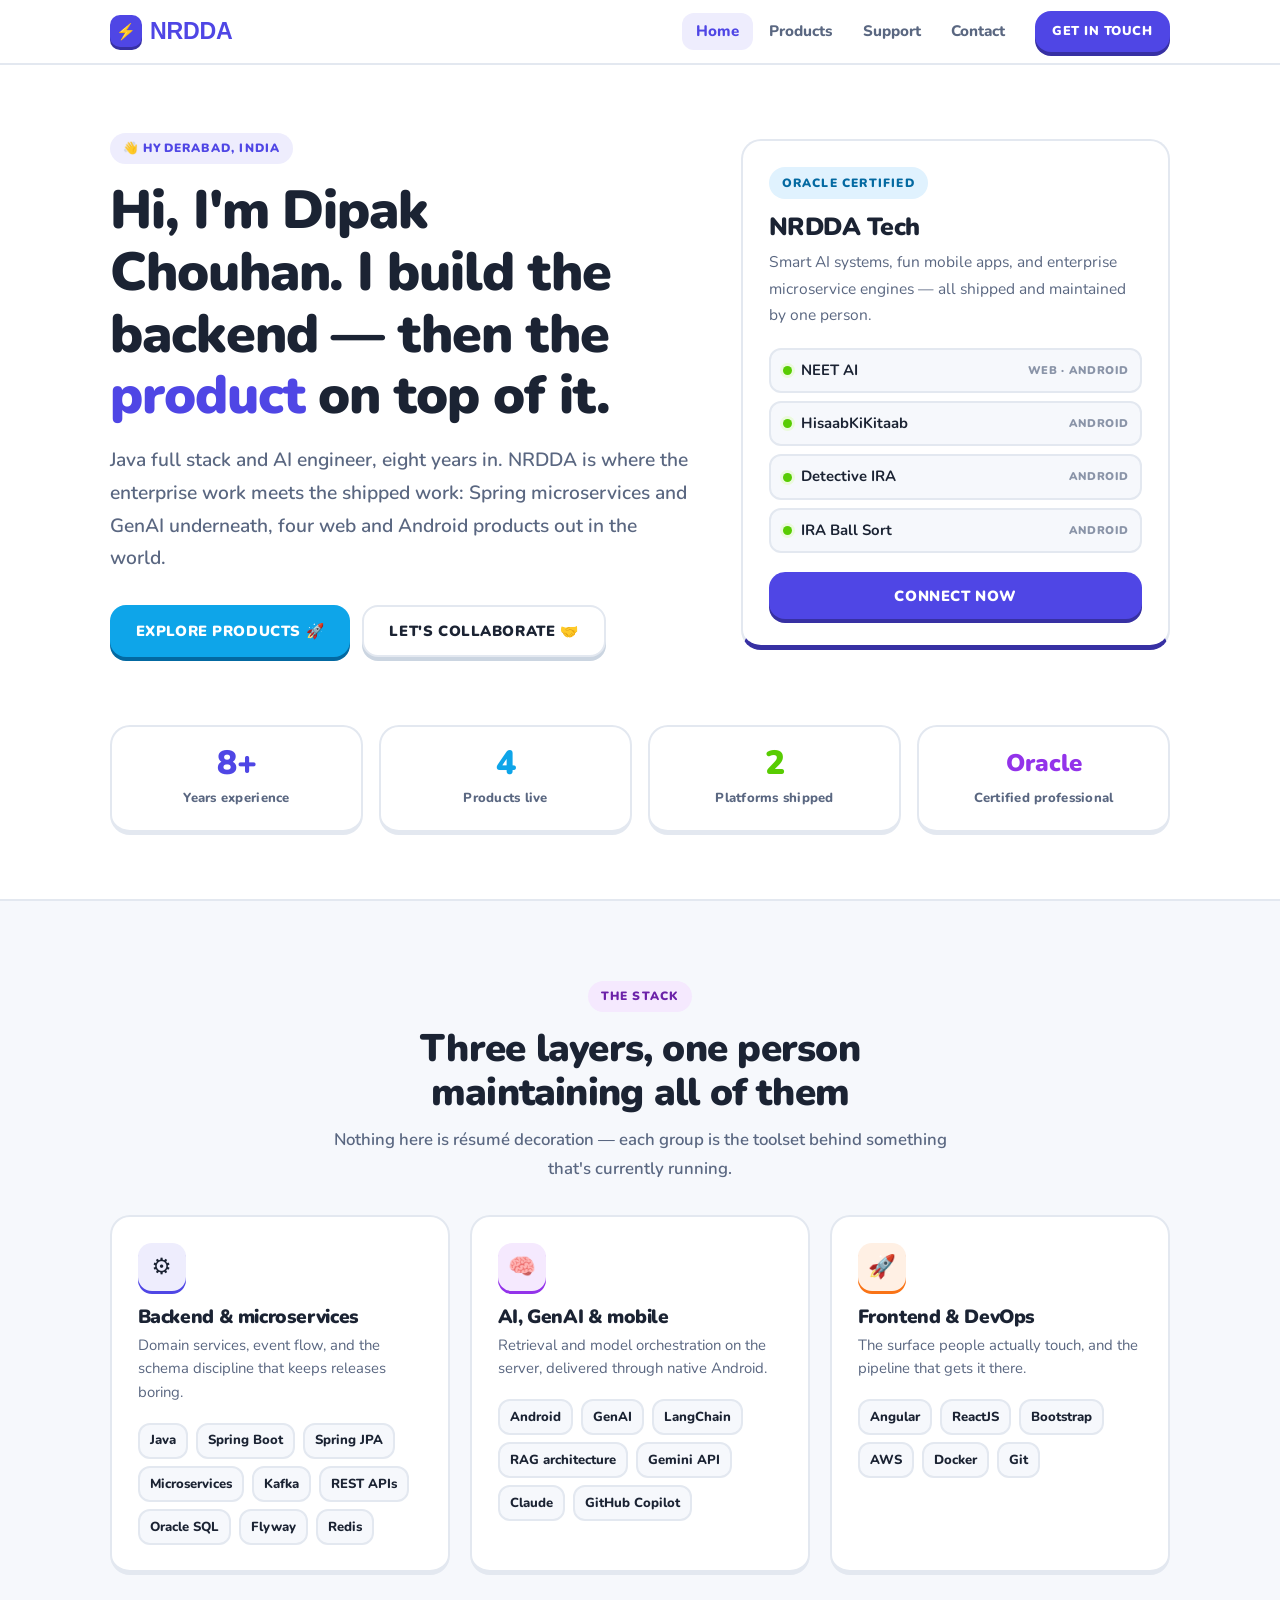
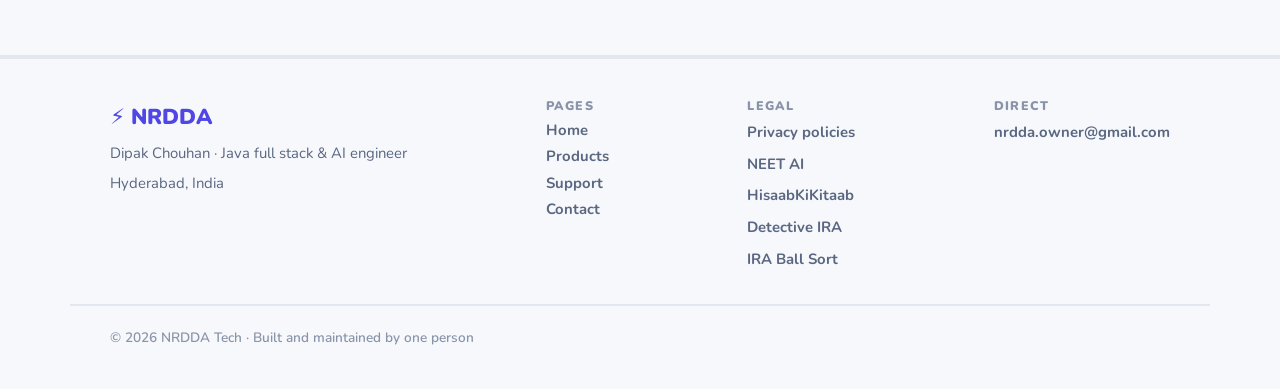
<file: index.html>
<!DOCTYPE html>
<html lang="en">
<head>
<meta charset="UTF-8">
<meta name="viewport" content="width=device-width, initial-scale=1.0">
<title>NRDDA | Dipak Chouhan — Java Full Stack & AI Engineer</title>
<meta name="description" content="NRDDA is Dipak Chouhan: Java full stack and AI engineer in Hyderabad. Spring microservices, GenAI, and four shipped web and Android products.">
<meta name="theme-color" content="#ffffff">
<link rel="preconnect" href="https://fonts.googleapis.com">
<link rel="preconnect" href="https://fonts.gstatic.com" crossorigin>
<link href="https://fonts.googleapis.com/css2?family=Nunito:ital,wght@0,400;0,500;0,600;0,700;0,800;0,900;1,600&display=swap" rel="stylesheet">

<style>
/* ============================================================
   NRDDA — light, tactile, Nunito.
   Everything sits on a physical surface: cards have a thick
   bottom edge, buttons have a solid under-shadow you press into.
   ============================================================ */

:root {
  /* brand */
  --indigo:        #4F46E5;
  --indigo-edge:   #3730A3;
  --indigo-tint:   #EEEDFD;

  --sky:           #0EA5E9;
  --sky-edge:      #0369A1;
  --sky-tint:      #E0F2FE;

  --grass:         #58CC02;
  --grass-edge:    #43A302;
  --grass-tint:    #EBFADD;

  --grape:         #9333EA;
  --grape-edge:    #6B21A8;
  --grape-tint:    #F5E9FE;

  --coral:         #F97316;
  --coral-edge:    #C2410C;
  --coral-tint:    #FFF0E4;

  /* surface */
  --page:          #FFFFFF;
  --band:          #F6F8FC;
  --card:          #FFFFFF;
  --line:          #E3E8F0;
  --line-strong:   #CBD5E1;

  /* type */
  --ink:           #1B2333;
  --ink-soft:      #5A6781;
  --ink-faint:     #8A94A8;

  --r-lg: 20px;
  --r-md: 16px;
  --r-sm: 12px;
  --r-pill: 999px;

  --gutter: clamp(1.1rem, 4vw, 2.5rem);
  --measure: 1140px;

  --lift: 4px;   /* how deep a tactile element sits */
}

*, *::before, *::after { box-sizing: border-box; margin: 0; padding: 0; }

html { scroll-behavior: smooth; }

body {
  font-family: 'Nunito', system-ui, sans-serif;
  font-size: 1rem;
  font-weight: 400;
  line-height: 1.7;
  color: var(--ink);
  background: var(--page);
  -webkit-font-smoothing: antialiased;
  -webkit-tap-highlight-color: transparent;
  display: flex;
  flex-direction: column;
  min-height: 100vh;
}

img, svg { max-width: 100%; display: block; }

::selection { background: var(--indigo); color: #fff; }

:focus-visible {
  outline: 3px solid var(--indigo);
  outline-offset: 3px;
  border-radius: 6px;
}

.sr-only {
  position: absolute; width: 1px; height: 1px;
  margin: -1px; padding: 0; overflow: hidden;
  clip: rect(0 0 0 0); clip-path: inset(50%); white-space: nowrap;
}

.skip-link {
  position: absolute; left: 50%; top: -120px; transform: translateX(-50%);
  z-index: 3000; background: var(--indigo); color: #fff;
  font-weight: 800; font-size: .9rem;
  padding: .75rem 1.4rem; border-radius: 0 0 var(--r-md) var(--r-md);
  text-decoration: none;
}
.skip-link:focus { top: 0; }

/* ---------- type scale: hierarchy comes from contrast, not from
             setting everything to weight 800 ---------- */

h1, h2, h3, h4 { font-weight: 900; line-height: 1.15; letter-spacing: -0.02em; }

.eyebrow {
  display: inline-flex;
  align-items: center;
  gap: .45rem;
  font-size: .75rem;
  font-weight: 900;
  letter-spacing: .1em;
  text-transform: uppercase;
  color: var(--indigo);
  background: var(--indigo-tint);
  padding: .35rem .8rem;
  border-radius: var(--r-pill);
}
.eyebrow--sky   { color: var(--sky-edge);   background: var(--sky-tint); }
.eyebrow--grass { color: var(--grass-edge); background: var(--grass-tint); }
.eyebrow--grape { color: var(--grape-edge); background: var(--grape-tint); }

.lede {
  font-size: clamp(1.05rem, 1.7vw, 1.2rem);
  font-weight: 600;
  color: var(--ink-soft);
}

p { color: var(--ink-soft); }
p strong, li strong { color: var(--ink); font-weight: 800; }

/* ---------- tactile buttons ---------- */

.btn {
  --btn-bg: var(--indigo);
  --btn-edge: var(--indigo-edge);
  --btn-fg: #ffffff;
  display: inline-flex;
  align-items: center;
  justify-content: center;
  gap: .5rem;
  padding: .85rem 1.6rem;
  font-family: inherit;
  font-size: .92rem;
  font-weight: 900;
  letter-spacing: .04em;
  text-transform: uppercase;
  text-decoration: none;
  color: var(--btn-fg);
  background: var(--btn-bg);
  border: none;
  border-radius: var(--r-md);
  box-shadow: 0 var(--lift) 0 var(--btn-edge);
  cursor: pointer;
  user-select: none;
  transition: filter .15s ease, transform .06s ease, box-shadow .06s ease;
}
.btn:hover { filter: brightness(1.07); }
.btn:active {
  transform: translateY(var(--lift));
  box-shadow: 0 0 0 var(--btn-edge);
}

.btn--sky   { --btn-bg: var(--sky);   --btn-edge: var(--sky-edge); }
.btn--grass { --btn-bg: var(--grass); --btn-edge: var(--grass-edge); }
.btn--grape { --btn-bg: var(--grape); --btn-edge: var(--grape-edge); }

.btn--soft {
  --btn-bg: #ffffff;
  --btn-edge: var(--line-strong);
  --btn-fg: var(--ink);
  border: 2px solid var(--line);
}
.btn--soft:hover { filter: none; background: var(--band); }

.btn--full { width: 100%; }
.btn--sm { padding: .7rem 1.1rem; font-size: .8rem; }

/* ---------- tactile card ---------- */

.card {
  background: var(--card);
  border: 2px solid var(--line);
  border-bottom-width: 5px;
  border-radius: var(--r-lg);
  padding: 1.6rem;
}

.card--accent { border-bottom-color: var(--accent, var(--line)); }

.card--tap {
  transition: transform .16s ease, border-color .16s ease;
}
.card--tap:hover {
  transform: translateY(-3px);
  border-bottom-width: 5px;
  border-color: var(--line-strong);
}
.card--tap.card--accent:hover { border-bottom-color: var(--accent); }

/* ---------- layout ---------- */

.shell { max-width: var(--measure); margin: 0 auto; padding: 0 var(--gutter); }

.band { padding-block: clamp(3rem, 7vw, 5rem); }
.band--fill { background: var(--band); border-block: 2px solid var(--line); }

.view { display: none; }
.view.is-active { display: block; }
.view.is-entering { animation: enter .32s cubic-bezier(.16,1,.3,1) both; }
@keyframes enter {
  from { opacity: 0; transform: translateY(12px); }
  to   { opacity: 1; transform: none; }
}

/* ---------- top bar ---------- */

.topbar {
  position: sticky; top: 0; z-index: 900;
  background: rgba(255,255,255,.92);
  backdrop-filter: blur(10px);
  border-bottom: 2px solid var(--line);
}
.topbar__inner {
  max-width: var(--measure);
  margin: 0 auto;
  padding: .7rem var(--gutter);
  display: flex;
  align-items: center;
  gap: 1rem;
}

.brand {
  display: inline-flex; align-items: center; gap: .5rem;
  background: none; border: 0; padding: 0; cursor: pointer;
  font-size: 1.45rem; font-weight: 900; letter-spacing: -0.01em;
  color: var(--indigo);
  margin-right: auto;
}
.brand__bolt {
  display: grid; place-items: center;
  width: 32px; height: 32px;
  border-radius: 10px;
  background: var(--indigo);
  box-shadow: 0 3px 0 var(--indigo-edge);
  font-size: 1rem;
}

.navlinks { display: flex; align-items: center; gap: .2rem; list-style: none; }

.navlink {
  background: none; border: 0; cursor: pointer;
  font-family: inherit; font-size: .95rem; font-weight: 800;
  color: var(--ink-soft);
  padding: .55rem .85rem;
  border-radius: var(--r-sm);
  transition: color .15s ease, background-color .15s ease;
}
.navlink:hover { color: var(--indigo); background: var(--indigo-tint); }
.navlink[aria-current="page"] { color: var(--indigo); background: var(--indigo-tint); }

.navtoggle { display: none; }

/* ---------- hero ---------- */

.hero {
  display: grid;
  grid-template-columns: 1.15fr .85fr;
  gap: clamp(1.75rem, 4vw, 3.5rem);
  align-items: center;
  padding-block: clamp(2.5rem, 6vw, 4.25rem);
}

.hero__title {
  font-size: clamp(2.1rem, 5.2vw, 3.35rem);
  margin: 1rem 0 0;
  text-wrap: balance;
}
.hero__title span { color: var(--indigo); }

.hero__lede { margin-top: 1.1rem; max-width: 50ch; }

.hero__actions { display: flex; flex-wrap: wrap; gap: .75rem; margin-top: 1.9rem; }

.hero__card { --accent: var(--indigo-edge); text-align: left; }
.hero__card h2 { font-size: 1.55rem; margin: .9rem 0 .5rem; }
.hero__card p { font-size: .97rem; }

.roster { list-style: none; margin: 1.2rem 0; display: grid; gap: .5rem; }
.roster li {
  display: flex; align-items: center; gap: .6rem;
  font-size: .93rem; font-weight: 700; color: var(--ink);
  background: var(--band);
  border: 2px solid var(--line);
  border-radius: var(--r-sm);
  padding: .5rem .75rem;
}
.roster .pip {
  width: 9px; height: 9px; border-radius: 50%;
  background: var(--grass);
  box-shadow: 0 0 0 3px var(--grass-tint);
  flex: none;
}
.roster .plat {
  margin-left: auto; font-size: .7rem; font-weight: 900;
  letter-spacing: .06em; text-transform: uppercase; color: var(--ink-faint);
}

/* ---------- stats ---------- */

.stats {
  display: grid;
  grid-template-columns: repeat(4, 1fr);
  gap: 1rem;
}
.stat { text-align: center; padding: 1.25rem 1rem; }
.stat__n {
  font-size: 2.1rem; font-weight: 900; line-height: 1;
  color: var(--stat, var(--indigo));
}
.stat__n--word { font-size: 1.5rem; padding-block: .3rem; }
.stat__l {
  margin-top: .45rem;
  font-size: .82rem; font-weight: 800; color: var(--ink-soft);
  letter-spacing: .02em;
}

/* ---------- section heads ---------- */

.head { max-width: 62ch; margin-bottom: 2rem; }
.head--center { margin-inline: auto; text-align: center; }
.head--center .eyebrow { margin-inline: auto; }
.head__title { font-size: clamp(1.7rem, 3.6vw, 2.4rem); margin-top: .9rem; text-wrap: balance; }
.head__note { margin-top: .7rem; font-size: 1.05rem; font-weight: 600; }

/* ---------- skill groups ---------- */

.cols {
  display: grid;
  grid-template-columns: repeat(auto-fit, minmax(275px, 1fr));
  gap: 1.25rem;
}

.group__icon {
  display: grid; place-items: center;
  width: 48px; height: 48px;
  border-radius: 14px;
  font-size: 1.4rem;
  background: var(--tint, var(--indigo-tint));
  box-shadow: 0 3px 0 var(--edge, var(--line-strong));
}
.group h3 { font-size: 1.2rem; margin: .95rem 0 .35rem; }
.group p { font-size: .93rem; line-height: 1.6; }

.chips { display: flex; flex-wrap: wrap; gap: .45rem; margin-top: 1.1rem; }
.chip {
  font-size: .82rem; font-weight: 800; color: var(--ink);
  background: var(--band);
  border: 2px solid var(--line);
  border-radius: var(--r-sm);
  padding: .3rem .65rem;
}

/* ---------- filters ---------- */

.filters {
  display: flex; justify-content: space-between; align-items: center;
  gap: 1rem; flex-wrap: wrap; margin-bottom: 1.75rem;
}
.tabs { display: flex; flex-wrap: wrap; gap: .5rem; }

.tab {
  font-family: inherit; font-size: .88rem; font-weight: 800;
  color: var(--ink-soft);
  background: #fff;
  border: 2px solid var(--line);
  border-bottom-width: 4px;
  border-radius: var(--r-sm);
  padding: .5rem .95rem;
  cursor: pointer;
  transition: color .15s ease, border-color .15s ease, transform .06s ease, box-shadow .06s ease;
}
/* hover must NOT look like the selected state */
.tab:hover { color: var(--sky-edge); border-color: var(--line-strong); }
.tab:active { transform: translateY(2px); border-bottom-width: 2px; }
.tab[aria-pressed="true"] {
  color: #fff;
  background: var(--sky);
  border-color: var(--sky);
  border-bottom-color: var(--sky-edge);
}
.tab__n {
  display: inline-block; margin-left: .4rem;
  font-size: .75rem; opacity: .65;
}

.search { position: relative; flex: 0 1 280px; }
.search__field {
  width: 100%;
  font-family: inherit; font-size: .95rem; font-weight: 600;
  color: var(--ink);
  background: #fff;
  border: 2px solid var(--line);
  border-bottom-width: 4px;
  border-radius: var(--r-sm);
  padding: .6rem .9rem .6rem 2.4rem;
  outline: none;
  transition: border-color .15s ease;
}
.search__field::placeholder { color: var(--ink-faint); font-weight: 600; }
.search__field:focus { border-color: var(--sky); }
.search__glyph {
  position: absolute; left: .8rem; top: 50%; transform: translateY(-50%);
  font-size: .95rem; pointer-events: none;
}

/* ---------- product grid ---------- */

.grid {
  display: grid;
  grid-template-columns: repeat(auto-fill, minmax(280px, 1fr));
  gap: 1.25rem;
}

.product { display: flex; flex-direction: column; gap: .85rem; }
.product__icon {
  display: grid; place-items: center;
  width: 56px; height: 56px;
  border-radius: 16px;
  font-size: 1.7rem;
  background: var(--tint);
  box-shadow: 0 3px 0 var(--accent);
}
.product h3 { font-size: 1.3rem; }
.product p { font-size: .93rem; line-height: 1.6; }
.product__actions { display: grid; gap: .55rem; margin-top: auto; padding-top: .35rem; }

.plats { display: flex; flex-wrap: wrap; gap: .35rem; }
.plat-tag {
  font-size: .7rem; font-weight: 900; letter-spacing: .07em; text-transform: uppercase;
  padding: .22rem .55rem; border-radius: var(--r-sm);
}
.plat-web     { background: var(--sky-tint);   color: var(--sky-edge); }
.plat-android { background: var(--grass-tint); color: var(--grass-edge); }

.empty {
  grid-column: 1 / -1;
  text-align: center;
  padding: 3rem 1.5rem;
  border: 2px dashed var(--line-strong);
  border-radius: var(--r-lg);
  background: var(--band);
}
.empty__emoji { font-size: 2.2rem; }
.empty h3 { font-size: 1.2rem; margin: .6rem 0 .3rem; }
.empty p { font-size: .95rem; }

/* ---------- FAQ ---------- */

.faq { display: grid; gap: .75rem; max-width: 780px; margin-inline: auto; }

.qa {
  background: #fff;
  border: 2px solid var(--line);
  border-bottom-width: 5px;
  border-radius: var(--r-lg);
  overflow: hidden;
}
.qa__q {
  display: flex; align-items: center; gap: 1rem;
  padding: 1.1rem 1.35rem;
  font-size: 1.03rem; font-weight: 800; line-height: 1.4;
  cursor: pointer; list-style: none;
}
.qa__q::-webkit-details-marker { display: none; }
.qa__q:hover { color: var(--indigo); }
.qa__sign {
  margin-left: auto; flex: none;
  display: grid; place-items: center;
  width: 26px; height: 26px; border-radius: 9px;
  background: var(--indigo-tint); color: var(--indigo);
  font-weight: 900; font-size: 1.05rem; line-height: 1;
  transition: transform .2s ease;
}
.qa[open] .qa__sign { transform: rotate(45deg); }
.qa__a { padding: 0 1.35rem 1.25rem; font-size: .97rem; }

/* ---------- forms ---------- */

.field { margin-bottom: 1.1rem; }
.field > label {
  display: block; margin-bottom: .4rem;
  font-size: .88rem; font-weight: 800; color: var(--ink);
}
.field__hint { font-size: .82rem; font-weight: 600; color: var(--ink-faint); }

.control {
  width: 100%;
  font-family: inherit; font-size: .97rem; font-weight: 600;
  color: var(--ink);
  background: #fff;
  border: 2px solid var(--line);
  border-bottom-width: 4px;
  border-radius: var(--r-md);
  padding: .8rem 1rem;
  outline: none;
  transition: border-color .15s ease, box-shadow .15s ease;
}
.control::placeholder { color: var(--ink-faint); font-weight: 600; }
.control:focus { border-color: var(--sky); box-shadow: 0 0 0 4px var(--sky-tint); }
.control:user-invalid { border-color: #EF4444; }
textarea.control { resize: vertical; min-height: 120px; line-height: 1.6; }
select.control {
  appearance: none; cursor: pointer; padding-right: 2.6rem;
  background-image:
    linear-gradient(45deg, transparent 50%, var(--ink-soft) 50%),
    linear-gradient(135deg, var(--ink-soft) 50%, transparent 50%);
  background-size: 7px 7px, 7px 7px;
  background-position: calc(100% - 1.5rem) 1.25rem, calc(100% - 1rem) 1.25rem;
  background-repeat: no-repeat;
}

.duo {
  display: grid;
  grid-template-columns: repeat(auto-fit, minmax(300px, 1fr));
  gap: 1.25rem;
  align-items: start;
}

.deets { display: grid; gap: .5rem; margin-top: 1.25rem; }
.deet {
  display: flex; align-items: center; flex-wrap: wrap; gap: .35rem .7rem;
  background: var(--band);
  border: 2px solid var(--line);
  border-radius: var(--r-sm);
  padding: .65rem .85rem;
  font-size: .94rem; font-weight: 700;
  word-break: break-word;
}
.deet__k { color: var(--ink-faint); font-weight: 800; }
.deet a { color: var(--indigo); font-weight: 800; }

/* ---------- toasts ---------- */

#toasts {
  position: fixed; right: 1.25rem; bottom: 1.25rem; z-index: 2000;
  display: flex; flex-direction: column; gap: .6rem;
  max-width: calc(100vw - 2.5rem);
}
.toast {
  display: flex; align-items: center; gap: .7rem;
  background: #fff;
  border: 2px solid var(--line);
  border-bottom-width: 5px;
  border-bottom-color: var(--grass-edge);
  border-radius: var(--r-md);
  padding: .85rem 1.1rem;
  font-size: .94rem; font-weight: 700; color: var(--ink);
  box-shadow: 0 10px 26px rgba(27,35,51,.12);
  animation: toast-in .28s cubic-bezier(.16,1,.3,1) both;
  transition: opacity .28s ease, transform .28s ease;
}
.toast__mark {
  display: grid; place-items: center; flex: none;
  width: 26px; height: 26px; border-radius: 50%;
  background: var(--grass-tint); font-size: .9rem;
}
.toast.is-leaving { opacity: 0; transform: translateX(16px); }
@keyframes toast-in {
  from { opacity: 0; transform: translateX(24px); }
  to   { opacity: 1; transform: none; }
}

/* ---------- footer ---------- */

.foot {
  margin-top: auto;
  background: var(--band);
  border-top: 2px solid var(--line);
  padding-block: 2.5rem;
}
.foot__inner {
  max-width: var(--measure); margin: 0 auto; padding: 0 var(--gutter);
  display: flex; flex-wrap: wrap; gap: 2rem; justify-content: space-between;
}
.foot__brand { font-size: 1.35rem; font-weight: 900; color: var(--indigo); }
.foot__note { font-size: .93rem; margin-top: .3rem; }
.foot__col { display: grid; gap: .4rem; align-content: start; font-size: .93rem; }
.foot__col h4 { font-size: .78rem; letter-spacing: .1em; text-transform: uppercase; color: var(--ink-faint); }
.foot__col a, .foot__link {
  background: none; border: 0; padding: 0; text-align: left;
  font-family: inherit; font-size: .93rem; font-weight: 700;
  color: var(--ink-soft); text-decoration: none; cursor: pointer;
}
.foot__col a:hover, .foot__link:hover { color: var(--indigo); }
.foot__legal {
  max-width: var(--measure); margin: 2rem auto 0;
  padding: 1.25rem var(--gutter) 0;
  border-top: 2px solid var(--line);
  font-size: .85rem; font-weight: 600; color: var(--ink-faint);
}

/* ---------- responsive ---------- */

@media (max-width: 900px) {
  .hero { grid-template-columns: 1fr; }
  .stats { grid-template-columns: repeat(2, 1fr); }
}

@media (max-width: 760px) {
  .navtoggle {
    display: grid; place-items: center;
    width: 44px; height: 44px;
    background: #fff; color: var(--ink);
    border: 2px solid var(--line); border-bottom-width: 4px;
    border-radius: var(--r-sm);
    font-size: 1.2rem; cursor: pointer;
  }
  .topbar__inner { flex-wrap: wrap; }
  .topbar .btn { display: none; }
  nav.mainnav { order: 3; width: 100%; }
  .navlinks {
    display: none;
    flex-direction: column;
    align-items: stretch;
    gap: .25rem;
    padding: .5rem 0 .35rem;
    border-top: 2px solid var(--line);
  }
  .navlinks.is-open { display: flex; }
  .navlink { padding: .7rem .85rem; font-size: 1rem; }
}

@media (max-width: 560px) {
  .stats { grid-template-columns: 1fr; }
  .filters { align-items: stretch; }
  .search { flex: 1 1 100%; }
  .tabs { gap: .4rem; }
  .hero__actions .btn { flex: 1 1 100%; }
  #toasts { left: 1rem; right: 1rem; bottom: 1rem; }
}

@media (prefers-reduced-motion: reduce) {
  html { scroll-behavior: auto; }
  *, *::before, *::after {
    animation-duration: .01ms !important;
    animation-iteration-count: 1 !important;
    transition-duration: .01ms !important;
  }
  .card--tap:hover { transform: none; }
}
</style>
</head>
<body>

<a class="skip-link" href="#main">Skip to content</a>
<div id="toasts" aria-live="polite"></div>

<!-- ================= TOP BAR ================= -->
<header class="topbar">
  <div class="topbar__inner">
    <button class="brand" type="button" data-go="home" aria-label="NRDDA — home">
      <span class="brand__bolt" aria-hidden="true">⚡</span>
      <span>NRDDA</span>
    </button>

    <nav class="mainnav" aria-label="Primary">
      <ul class="navlinks" id="navlinks">
        <li><button class="navlink" type="button" data-go="home" aria-current="page">Home</button></li>
        <li><button class="navlink" type="button" data-go="products">Products</button></li>
        <li><button class="navlink" type="button" data-go="support">Support</button></li>
        <li><button class="navlink" type="button" data-go="contact">Contact</button></li>
      </ul>
    </nav>

    <button class="navtoggle" type="button" id="navtoggle"
            aria-expanded="false" aria-controls="navlinks" aria-label="Open menu">☰</button>

    <button class="btn btn--sm" type="button" data-go="contact">Get in touch</button>
  </div>
</header>

<div id="main">

<!-- ================= HOME ================= -->
<main id="view-home" class="view is-active" tabindex="-1">

  <section class="shell hero">
    <div>
      <p class="eyebrow">👋 Hyderabad, India</p>
      <h1 class="hero__title">Hi, I'm Dipak Chouhan. I build the backend — then the <span>product</span> on top of it.</h1>
      <p class="lede hero__lede">
        Java full stack and AI engineer, eight years in. NRDDA is where the enterprise work meets
        the shipped work: Spring microservices and GenAI underneath, four web and Android
        products out in the world.
      </p>
      <div class="hero__actions">
        <button class="btn btn--sky" type="button" data-go="products">Explore products 🚀</button>
        <button class="btn btn--soft" type="button" data-go="contact">Let's collaborate 🤝</button>
      </div>
    </div>

    <div class="card card--accent hero__card">
      <span class="eyebrow eyebrow--sky">Oracle certified</span>
      <h2>NRDDA Tech</h2>
      <p>Smart AI systems, fun mobile apps, and enterprise microservice engines — all shipped and maintained by one person.</p>
      <ul class="roster" id="roster"></ul>
      <button class="btn btn--full" type="button" data-go="contact">Connect now</button>
    </div>
  </section>

  <section class="shell" style="padding-bottom: clamp(2.5rem, 6vw, 4rem);">
    <div class="stats">
      <div class="card stat"><div class="stat__n">8+</div><div class="stat__l">Years experience</div></div>
      <div class="card stat" style="--stat: var(--sky)"><div class="stat__n" id="stat-products">4</div><div class="stat__l">Products live</div></div>
      <div class="card stat" style="--stat: var(--grass)"><div class="stat__n">2</div><div class="stat__l">Platforms shipped</div></div>
      <div class="card stat" style="--stat: var(--grape)"><div class="stat__n stat__n--word">Oracle</div><div class="stat__l">Certified professional</div></div>
    </div>
  </section>

  <section class="band band--fill">
    <div class="shell">
      <div class="head head--center">
        <span class="eyebrow eyebrow--grape">The stack</span>
        <h2 class="head__title">Three layers, one person maintaining all of them</h2>
        <p class="head__note">Nothing here is résumé decoration — each group is the toolset behind something that's currently running.</p>
      </div>

      <div class="cols">
        <div class="card group">
          <div class="group__icon" style="--tint: var(--indigo-tint); --edge: var(--indigo)" aria-hidden="true">⚙️</div>
          <h3>Backend &amp; microservices</h3>
          <p>Domain services, event flow, and the schema discipline that keeps releases boring.</p>
          <div class="chips">
            <span class="chip">Java</span><span class="chip">Spring Boot</span><span class="chip">Spring JPA</span>
            <span class="chip">Microservices</span><span class="chip">Kafka</span><span class="chip">REST APIs</span>
            <span class="chip">Oracle SQL</span><span class="chip">Flyway</span><span class="chip">Redis</span>
          </div>
        </div>

        <div class="card group">
          <div class="group__icon" style="--tint: var(--grape-tint); --edge: var(--grape)" aria-hidden="true">🧠</div>
          <h3>AI, GenAI &amp; mobile</h3>
          <p>Retrieval and model orchestration on the server, delivered through native Android.</p>
          <div class="chips">
            <span class="chip">Android</span><span class="chip">GenAI</span><span class="chip">LangChain</span>
            <span class="chip">RAG architecture</span><span class="chip">Gemini API</span><span class="chip">Claude</span>
            <span class="chip">GitHub Copilot</span>
          </div>
        </div>

        <div class="card group">
          <div class="group__icon" style="--tint: var(--coral-tint); --edge: var(--coral)" aria-hidden="true">🚀</div>
          <h3>Frontend &amp; DevOps</h3>
          <p>The surface people actually touch, and the pipeline that gets it there.</p>
          <div class="chips">
            <span class="chip">Angular</span><span class="chip">ReactJS</span><span class="chip">Bootstrap</span>
            <span class="chip">AWS</span><span class="chip">Docker</span><span class="chip">Git</span>
          </div>
        </div>
      </div>
    </div>
  </section>
</main>

<!-- ================= PRODUCTS ================= -->
<main id="view-products" class="view" tabindex="-1">
  <section class="shell band">
    <div class="head head--center">
      <span class="eyebrow eyebrow--sky">Products</span>
      <h2 class="head__title">Four products, two platforms, all still maintained</h2>
      <p class="head__note">Filter by what they do, or search by name and description.</p>
    </div>

    <div class="filters">
      <div class="tabs" id="tabs" role="group" aria-label="Filter products by category"></div>
      <div class="search">
        <span class="search__glyph" aria-hidden="true">🔍</span>
        <label class="sr-only" for="search-input">Search products</label>
        <input id="search-input" class="search__field" type="search" placeholder="Search products…" autocomplete="off">
      </div>
    </div>

    <div class="grid" id="products-grid" aria-live="polite"></div>
  </section>
</main>

<!-- ================= SUPPORT ================= -->
<main id="view-support" class="view" tabindex="-1">
  <section class="shell band">
    <div class="head head--center">
      <span class="eyebrow eyebrow--grass">Support</span>
      <h2 class="head__title">Something broken? It reaches me, not a queue</h2>
      <p class="head__note">Common answers first. If yours isn't here, file a ticket below.</p>
    </div>

    <div class="faq">
      <details class="qa">
        <summary class="qa__q">How do I report a bug in NEET AI, Detective IRA, or HisaabKiKitaab?<span class="qa__sign" aria-hidden="true">+</span></summary>
        <div class="qa__a"><p>File a ticket with the form below, or email <strong>nrdda.owner@gmail.com</strong> directly. Include the product name and what you did right before it broke.</p></div>
      </details>
      <details class="qa">
        <summary class="qa__q">Is my data secure in HisaabKiKitaab?<span class="qa__sign" aria-hidden="true">+</span></summary>
        <div class="qa__a"><p>Your ledger is stored <strong>on your device first</strong>, so the app works with no signal. While you're signed in it also syncs to a <strong>private cloud backup under your own account</strong>, so a lost phone doesn't mean a lost year of records. Nobody else can read it, it's never sold, and the app has <strong>no access to your bank, SMS, or card details</strong> — every entry is one you typed. Full detail in the <a href="privacy/hisaabkikitaab.html">HisaabKiKitaab privacy policy</a>.</p></div>
      </details>
      <details class="qa">
        <summary class="qa__q">Which products run in a browser?<span class="qa__sign" aria-hidden="true">+</span></summary>
        <div class="qa__a"><p><strong>NEET AI</strong> runs on the web and on Android. HisaabKiKitaab, Detective IRA, and IRA Ball Sort are Android only.</p></div>
      </details>
    </div>

    <div class="card card--accent" style="--accent: var(--grape-edge); max-width: 780px; margin: 2.25rem auto 0;">
      <span class="eyebrow eyebrow--grape">New ticket</span>
      <h3 style="font-size: 1.4rem; margin: .9rem 0 1.25rem;">Tell me what went wrong</h3>
      <form id="support-form" novalidate>
        <div class="field">
          <label for="s-product">Product</label>
          <select id="s-product" class="control" required>
            <option value="">Choose a product…</option>
            <option value="neet-ai">NEET AI</option>
            <option value="hisaabkikitaab">HisaabKiKitaab</option>
            <option value="detective-ira">Detective IRA</option>
            <option value="ball-sort">IRA Ball Sort</option>
          </select>
        </div>
        <div class="field">
          <label for="s-email">Your email</label>
          <input id="s-email" class="control" type="email" placeholder="name@example.com" required>
        </div>
        <div class="field">
          <label for="s-issue">What happened</label>
          <textarea id="s-issue" class="control" rows="4" placeholder="What you expected, and what the app did instead." required></textarea>
        </div>
        <button class="btn btn--grape btn--full" type="submit">File ticket</button>
      </form>
    </div>
  </section>
</main>

<!-- ================= CONTACT ================= -->
<main id="view-contact" class="view" tabindex="-1">
  <section class="shell band">
    <div class="head head--center">
      <span class="eyebrow">Contact</span>
      <h2 class="head__title">Tell me what you're building</h2>
      <p class="head__note">Product idea, backend rescue, or an AI feature stuck at the prototype stage — start here.</p>
    </div>

    <div class="duo">
      <div class="card card--accent" style="--accent: var(--indigo-edge)">
        <div class="group__icon" style="--tint: var(--indigo-tint); --edge: var(--indigo)" aria-hidden="true">📬</div>
        <h3 style="font-size: 1.35rem; margin: .9rem 0 .4rem;">Let's collaborate</h3>
        <p>Every message lands in the same inbox I use for support. You'll get a reply from me, not an autoresponder.</p>
        <div class="deets">
          <div class="deet"><span aria-hidden="true">📧</span><span class="deet__k">Email</span><a href="mailto:nrdda.owner@gmail.com">nrdda.owner@gmail.com</a></div>
          <div class="deet"><span aria-hidden="true">📍</span><span class="deet__k">Location</span><span>Hyderabad, India</span></div>
          <div class="deet"><span aria-hidden="true">💼</span><span class="deet__k">Company</span><span>NRDDA Tech</span></div>
        </div>
      </div>

      <div class="card card--accent" style="--accent: var(--sky-edge)">
        <span class="eyebrow eyebrow--sky">New enquiry</span>
        <h3 style="font-size: 1.35rem; margin: .9rem 0 1.25rem;">Send a message</h3>
        <form id="contact-form" novalidate>
          <div class="field">
            <label for="c-name">Your name</label>
            <input id="c-name" class="control" type="text" placeholder="e.g. Rahul Sharma" required>
          </div>
          <div class="field">
            <label for="c-email">Email address</label>
            <input id="c-email" class="control" type="email" placeholder="name@example.com" required>
          </div>
          <div class="field">
            <label for="c-msg">What you're building</label>
            <textarea id="c-msg" class="control" rows="4" placeholder="A sentence or two about the project and where it's stuck." required></textarea>
          </div>
          <button class="btn btn--sky btn--full" type="submit">Send message</button>
        </form>
      </div>
    </div>
  </section>
</main>

</div>

<!-- ================= FOOTER ================= -->
<footer class="foot">
  <div class="foot__inner">
    <div>
      <div class="foot__brand">⚡ NRDDA</div>
      <p class="foot__note">Dipak Chouhan · Java full stack &amp; AI engineer</p>
      <p class="foot__note">Hyderabad, India</p>
    </div>
    <div class="foot__col">
      <h4>Pages</h4>
      <button class="foot__link" type="button" data-go="home">Home</button>
      <button class="foot__link" type="button" data-go="products">Products</button>
      <button class="foot__link" type="button" data-go="support">Support</button>
      <button class="foot__link" type="button" data-go="contact">Contact</button>
    </div>
    <div class="foot__col">
      <h4>Legal</h4>
      <a href="privacy/index.html">Privacy policies</a>
      <a href="privacy/neet-ai.html">NEET AI</a>
      <a href="privacy/hisaabkikitaab.html">HisaabKiKitaab</a>
      <a href="privacy/detective-ira.html">Detective IRA</a>
      <a href="privacy/ira-ball-sort.html">IRA Ball Sort</a>
    </div>
    <div class="foot__col">
      <h4>Direct</h4>
      <a href="mailto:nrdda.owner@gmail.com">nrdda.owner@gmail.com</a>
    </div>
  </div>
  <div class="foot__legal">© 2026 NRDDA Tech · Built and maintained by one person</div>
</footer>

<script>
/* ------------------------------------------------------------------
   Single source of truth: drives the hero roster, the product grid,
   the filter counts, and the stat tile.
   ------------------------------------------------------------------ */
const products = [
  {
    id: "neet-ai",
    title: "NEET AI",
    category: "ai",
    platforms: ["Web", "Android"],
    icon: "🧠",
    tint: "var(--indigo-tint)",
    accent: "var(--indigo-edge)",
    description: "An AI preparation assistant for medical aspirants: interactive tutoring, answers on demand, and practice analytics that show where the gaps are.",
    webUrl: "#",
    playStoreUrl: "#"
  },
  {
    id: "hisaabkikitaab",
    title: "HisaabKiKitaab",
    category: "utility",
    platforms: ["Android"],
    icon: "📚",
    tint: "var(--coral-tint)",
    accent: "var(--coral-edge)",
    description: "An offline-first expense tracker and daily ledger built for fast entry and honest month-end numbers. Works with no signal, backed up privately to your own account.",
    playStoreUrl: "https://play.google.com/store/apps/details?id=com.nrdda.hisaabkikitab"
  },
  {
    id: "detective-ira",
    title: "Detective IRA",
    category: "game",
    platforms: ["Android"],
    icon: "🕵️",
    tint: "var(--grape-tint)",
    accent: "var(--grape-edge)",
    description: "A mystery game where you read clues, question suspects, and commit to an accusation. Every case is hand-written.",
    playStoreUrl: "#"
  },
  {
    id: "ball-sort",
    title: "IRA Ball Sort",
    category: "game",
    platforms: ["Android"],
    icon: "🧪",
    tint: "var(--sky-tint)",
    accent: "var(--sky-edge)",
    description: "A colour-sorting puzzle tuned for the quiet ten minutes: no timers, no ads mid-move, just the next tube.",
    playStoreUrl: "https://play.google.com/apps/internaltest/4700191697883584967"
  }
];

const CATEGORIES = [
  { key: "all",     label: "All apps" },
  { key: "ai",      label: "AI & web" },
  { key: "game",    label: "Mobile games" },
  { key: "utility", label: "Utilities" }
];

const ROUTES = ["home", "products", "support", "contact"];
const reduceMotion = window.matchMedia("(prefers-reduced-motion: reduce)").matches;

let activeCategory = "all";

const esc = s => String(s).replace(/[&<>"']/g, c =>
  ({ "&": "&amp;", "<": "&lt;", ">": "&gt;", '"': "&quot;", "'": "&#39;" }[c]));

/* ---------- hero roster ---------- */

function renderRoster() {
  document.getElementById("roster").innerHTML = products.map(p => `
    <li>
      <span class="pip" aria-hidden="true"></span>
      <span>${esc(p.title)}</span>
      <span class="plat">${esc(p.platforms.join(" · "))}</span>
    </li>`).join("");
  document.getElementById("stat-products").textContent = products.length;
}

/* ---------- filters ---------- */

const countFor = key =>
  key === "all" ? products.length : products.filter(p => p.category === key).length;

function renderTabs() {
  document.getElementById("tabs").innerHTML = CATEGORIES.map(c => `
    <button class="tab" type="button" data-cat="${c.key}" aria-pressed="${c.key === activeCategory}">
      ${esc(c.label)}<span class="tab__n">${countFor(c.key)}</span>
    </button>`).join("");
}

function applyFilters() {
  const query = (document.getElementById("search-input").value || "").trim().toLowerCase();
  const matches = products.filter(p => {
    const inCategory = activeCategory === "all" || p.category === activeCategory;
    const inQuery = !query ||
      p.title.toLowerCase().includes(query) ||
      p.description.toLowerCase().includes(query);
    return inCategory && inQuery;
  });
  renderProducts(matches, query);
}

function renderProducts(items, query) {
  const grid = document.getElementById("products-grid");

  if (!items.length) {
    grid.innerHTML = `
      <div class="empty">
        <div class="empty__emoji" aria-hidden="true">🔍</div>
        <h3>No products match ${query ? `“${esc(query)}”` : "that filter"}</h3>
        <p>Clear the search or switch back to All apps to see everything.</p>
      </div>`;
    return;
  }

  grid.innerHTML = items.map(p => {
    const plats = p.platforms
      .map(t => `<span class="plat-tag plat-${t.toLowerCase()}">${esc(t)}</span>`).join("");

    const actions = [
      p.webUrl ? `<a class="btn btn--sm" href="${p.webUrl}" target="_blank" rel="noopener noreferrer">Launch web app 🚀</a>` : "",
      p.playStoreUrl ? `<a class="btn btn--sm btn--grass" href="${p.playStoreUrl}" target="_blank" rel="noopener noreferrer">Get on Google Play 📱</a>` : ""
    ].join("");

    return `
      <article class="card card--tap card--accent product" style="--accent: ${p.accent}; --tint: ${p.tint};">
        <div class="product__icon" aria-hidden="true">${p.icon}</div>
        <div class="plats">${plats}</div>
        <div>
          <h3>${esc(p.title)}</h3>
          <p>${esc(p.description)}</p>
        </div>
        <div class="product__actions">${actions}</div>
      </article>`;
  }).join("");
}

/* ---------- router ---------- */

function switchPage(pageId, updateHash = true) {
  if (!ROUTES.includes(pageId)) pageId = "home";

  document.querySelectorAll(".view").forEach(v => v.classList.remove("is-active", "is-entering"));
  const view = document.getElementById(`view-${pageId}`);
  view.classList.add("is-active");
  if (!reduceMotion) {
    void view.offsetWidth;              // restart the enter animation
    view.classList.add("is-entering");
  }

  document.querySelectorAll(".navlink").forEach(link => {
    if (link.dataset.go === pageId) link.setAttribute("aria-current", "page");
    else link.removeAttribute("aria-current");
  });

  closeMenu();

  if (updateHash) {
    if (window.location.hash !== `#${pageId}`) history.pushState(null, "", `#${pageId}`);
    view.focus({ preventScroll: true });
  }

  window.scrollTo({ top: 0, behavior: reduceMotion ? "auto" : "smooth" });
}

/* ---------- mobile menu ---------- */

const toggle = document.getElementById("navtoggle");
const menu = document.getElementById("navlinks");

function closeMenu() {
  menu.classList.remove("is-open");
  toggle.setAttribute("aria-expanded", "false");
  toggle.setAttribute("aria-label", "Open menu");
  toggle.textContent = "☰";
}

toggle.addEventListener("click", () => {
  const open = menu.classList.toggle("is-open");
  toggle.setAttribute("aria-expanded", String(open));
  toggle.setAttribute("aria-label", open ? "Close menu" : "Open menu");
  toggle.textContent = open ? "✕" : "☰";
});

document.addEventListener("keydown", e => {
  if (e.key === "Escape" && menu.classList.contains("is-open")) {
    closeMenu();
    toggle.focus();
  }
});

/* ---------- toasts ---------- */

function showToast(message) {
  const toast = document.createElement("div");
  toast.className = "toast";
  toast.innerHTML = `<span class="toast__mark" aria-hidden="true">✅</span><span></span>`;
  toast.lastElementChild.textContent = message;
  document.getElementById("toasts").appendChild(toast);

  setTimeout(() => {
    toast.classList.add("is-leaving");
    setTimeout(() => toast.remove(), 300);
  }, 4200);
}

/* ---------- wiring ---------- */

document.addEventListener("click", e => {
  const nav = e.target.closest("[data-go]");
  if (nav) { e.preventDefault(); switchPage(nav.dataset.go); return; }

  const tab = e.target.closest(".tab");
  if (tab) {
    activeCategory = tab.dataset.cat;
    document.querySelectorAll(".tab").forEach(t =>
      t.setAttribute("aria-pressed", String(t.dataset.cat === activeCategory)));
    applyFilters();
  }
});

document.getElementById("search-input").addEventListener("input", applyFilters);

function wireForm(id, message) {
  document.getElementById(id).addEventListener("submit", e => {
    e.preventDefault();
    if (!e.target.checkValidity()) { e.target.reportValidity(); return; }
    e.target.reset();
    showToast(message);
  });
}
wireForm("contact-form", "Message sent. I'll reply to that address.");
wireForm("support-form", "Ticket filed. You'll get a reply at the email you gave.");

window.addEventListener("popstate", () =>
  switchPage((window.location.hash || "#home").slice(1), false));

renderRoster();
renderTabs();
applyFilters();
switchPage((window.location.hash || "#home").slice(1), false);
</script>
</body>
</html>
</file>
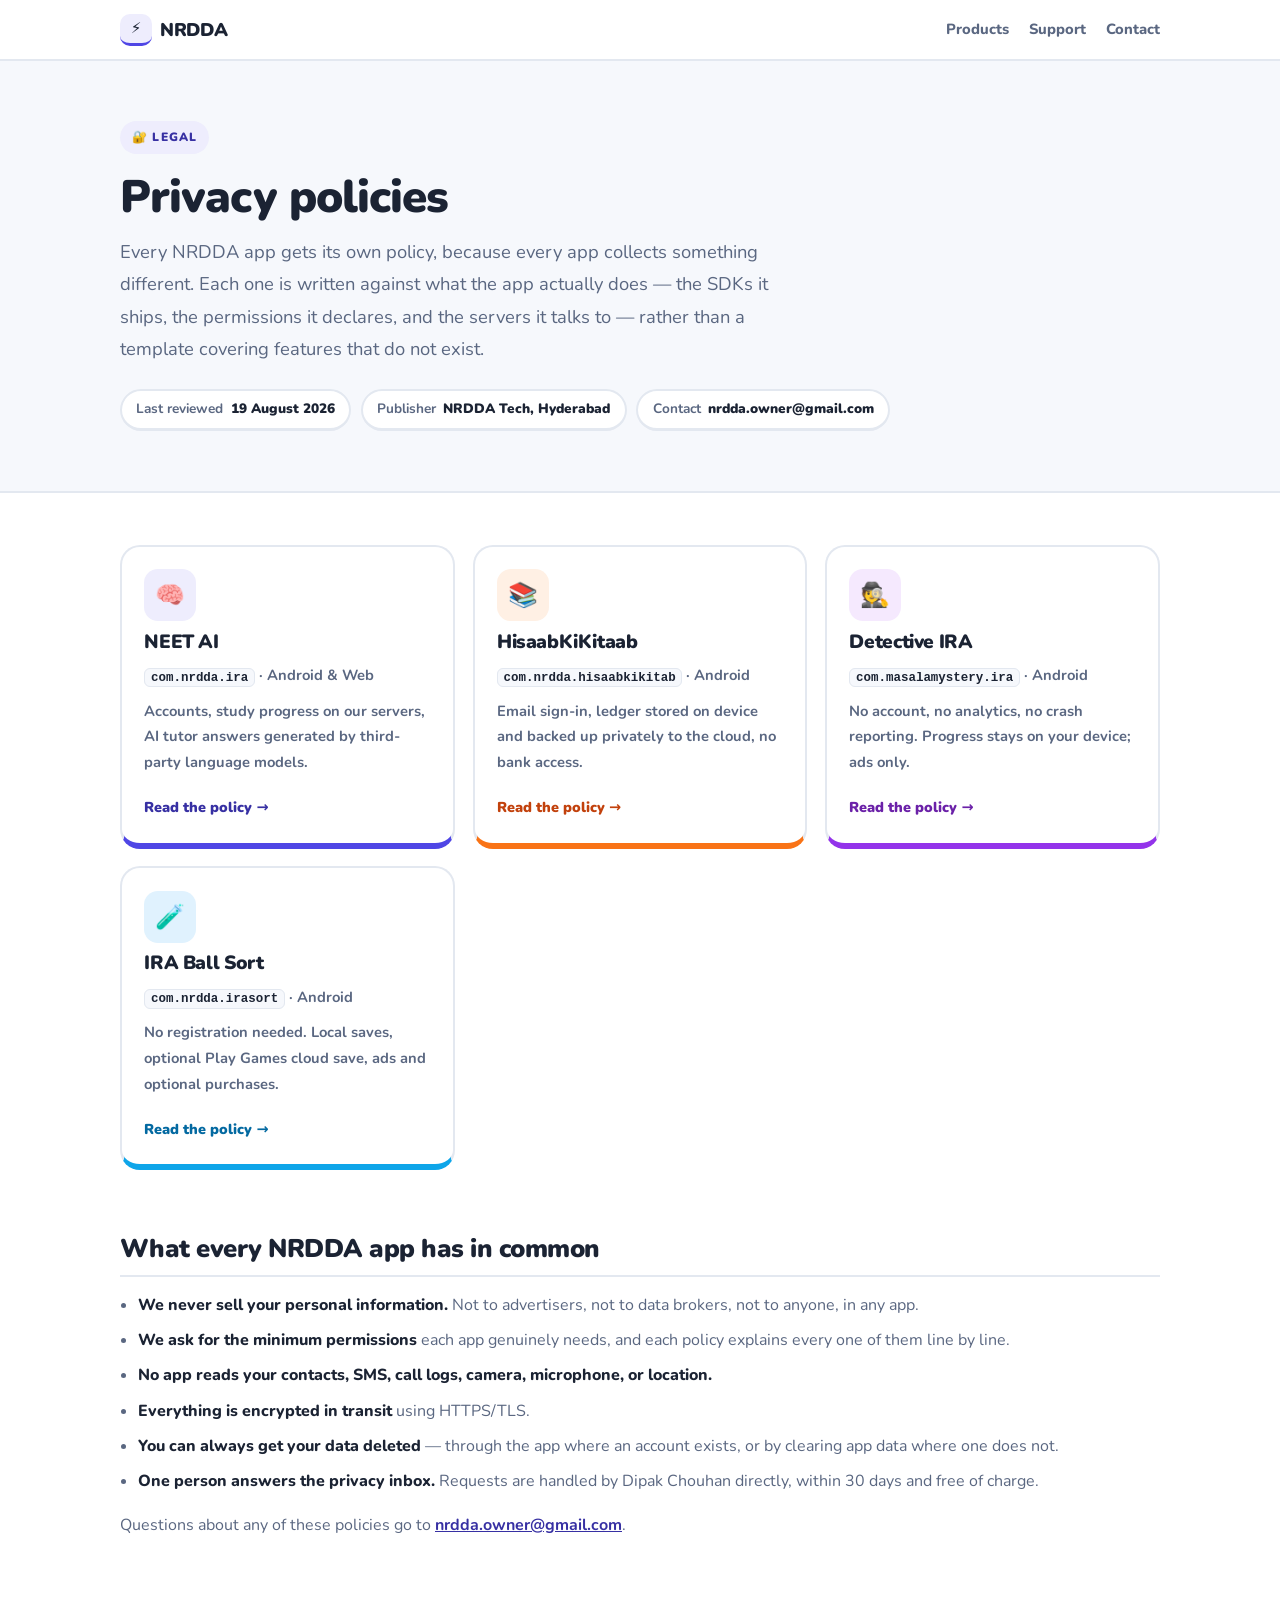
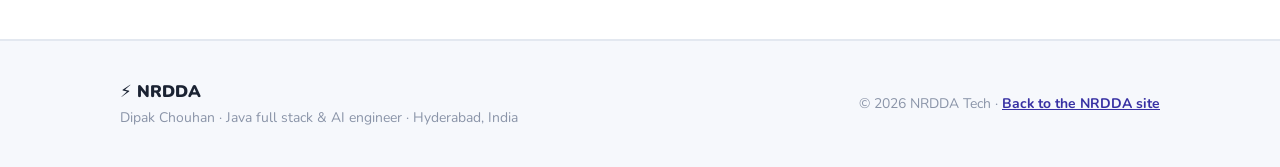
<file: privacy/index.html>
<!DOCTYPE html>
<html lang="en">
<head>
<meta charset="UTF-8">
<meta name="viewport" content="width=device-width, initial-scale=1.0">
<title>Privacy Policies — NRDDA Apps</title>
<meta name="description" content="Privacy policies for every NRDDA app: NEET AI, HisaabKiKitaab, Detective IRA, and IRA Ball Sort. One policy per app, matched to what each app actually does.">
<meta name="theme-color" content="#ffffff">
<link rel="canonical" href="https://nrddaowner.github.io/nrdda-brand-website/privacy/">
<link rel="preconnect" href="https://fonts.googleapis.com">
<link rel="preconnect" href="https://fonts.gstatic.com" crossorigin>
<link href="https://fonts.googleapis.com/css2?family=Nunito:wght@400;600;700;800;900&display=swap" rel="stylesheet">
<link rel="stylesheet" href="policy.css">
</head>
<body>

<a class="skip-link" href="#apps">Skip to policies</a>

<header class="topbar">
  <div class="topbar__inner">
    <a class="brand" href="../index.html">
      <span class="brand__bolt" aria-hidden="true">⚡</span>
      <span>NRDDA</span>
    </a>
    <nav class="topbar__links" aria-label="Site">
      <a href="../index.html#products">Products</a>
      <a href="../index.html#support">Support</a>
      <a href="mailto:nrdda.owner@gmail.com">Contact</a>
    </nav>
  </div>
</header>

<section class="masthead">
  <div class="shell">
    <span class="eyebrow">🔐 Legal</span>
    <h1>Privacy policies</h1>
    <p class="masthead__lede">
      Every NRDDA app gets its own policy, because every app collects something different. Each one
      is written against what the app actually does — the SDKs it ships, the permissions it declares,
      and the servers it talks to — rather than a template covering features that do not exist.
    </p>
    <div class="appmeta">
      <span class="metapill">Last reviewed <b>19 August 2026</b></span>
      <span class="metapill">Publisher <b>NRDDA Tech, Hyderabad</b></span>
      <span class="metapill">Contact <b>nrdda.owner@gmail.com</b></span>
    </div>
  </div>
</section>

<div class="shell">
  <div class="appgrid" id="apps">

    <a class="appcard" href="neet-ai.html"
       style="--tone: var(--indigo); --tone-tint: var(--indigo-tint); --tone-edge: var(--indigo-edge);">
      <span class="appcard__icon" aria-hidden="true">🧠</span>
      <h3>NEET AI</h3>
      <p><code>com.nrdda.ira</code> · Android &amp; Web</p>
      <p>Accounts, study progress on our servers, AI tutor answers generated by third-party language models.</p>
      <span class="appcard__go">Read the policy →</span>
    </a>

    <a class="appcard" href="hisaabkikitaab.html"
       style="--tone: var(--coral); --tone-tint: var(--coral-tint); --tone-edge: var(--coral-edge);">
      <span class="appcard__icon" aria-hidden="true">📚</span>
      <h3>HisaabKiKitaab</h3>
      <p><code>com.nrdda.hisaabkikitab</code> · Android</p>
      <p>Email sign-in, ledger stored on device and backed up privately to the cloud, no bank access.</p>
      <span class="appcard__go">Read the policy →</span>
    </a>

    <a class="appcard" href="detective-ira.html"
       style="--tone: var(--grape); --tone-tint: var(--grape-tint); --tone-edge: var(--grape-edge);">
      <span class="appcard__icon" aria-hidden="true">🕵️</span>
      <h3>Detective IRA</h3>
      <p><code>com.masalamystery.ira</code> · Android</p>
      <p>No account, no analytics, no crash reporting. Progress stays on your device; ads only.</p>
      <span class="appcard__go">Read the policy →</span>
    </a>

    <a class="appcard" href="ira-ball-sort.html"
       style="--tone: var(--sky); --tone-tint: var(--sky-tint); --tone-edge: var(--sky-edge);">
      <span class="appcard__icon" aria-hidden="true">🧪</span>
      <h3>IRA Ball Sort</h3>
      <p><code>com.nrdda.irasort</code> · Android</p>
      <p>No registration needed. Local saves, optional Play Games cloud save, ads and optional purchases.</p>
      <span class="appcard__go">Read the policy →</span>
    </a>

  </div>

  <div class="doc" style="padding-bottom: 3.5rem;">
    <section>
      <h2>What every NRDDA app has in common</h2>
      <ul>
        <li><strong>We never sell your personal information.</strong> Not to advertisers, not to data brokers, not to anyone, in any app.</li>
        <li><strong>We ask for the minimum permissions</strong> each app genuinely needs, and each policy explains every one of them line by line.</li>
        <li><strong>No app reads your contacts, SMS, call logs, camera, microphone, or location.</strong></li>
        <li><strong>Everything is encrypted in transit</strong> using HTTPS/TLS.</li>
        <li><strong>You can always get your data deleted</strong> — through the app where an account exists, or by clearing app data where one does not.</li>
        <li><strong>One person answers the privacy inbox.</strong> Requests are handled by Dipak Chouhan directly, within 30 days and free of charge.</li>
      </ul>
      <p>
        Questions about any of these policies go to
        <a href="mailto:nrdda.owner@gmail.com">nrdda.owner@gmail.com</a>.
      </p>
    </section>
  </div>
</div>

<footer class="foot">
  <div class="foot__inner">
    <div>
      <div class="foot__brand">⚡ NRDDA</div>
      <p class="foot__note">Dipak Chouhan · Java full stack &amp; AI engineer · Hyderabad, India</p>
    </div>
    <p class="foot__note">© 2026 NRDDA Tech · <a href="../index.html">Back to the NRDDA site</a></p>
  </div>
</footer>

</body>
</html>
</file>
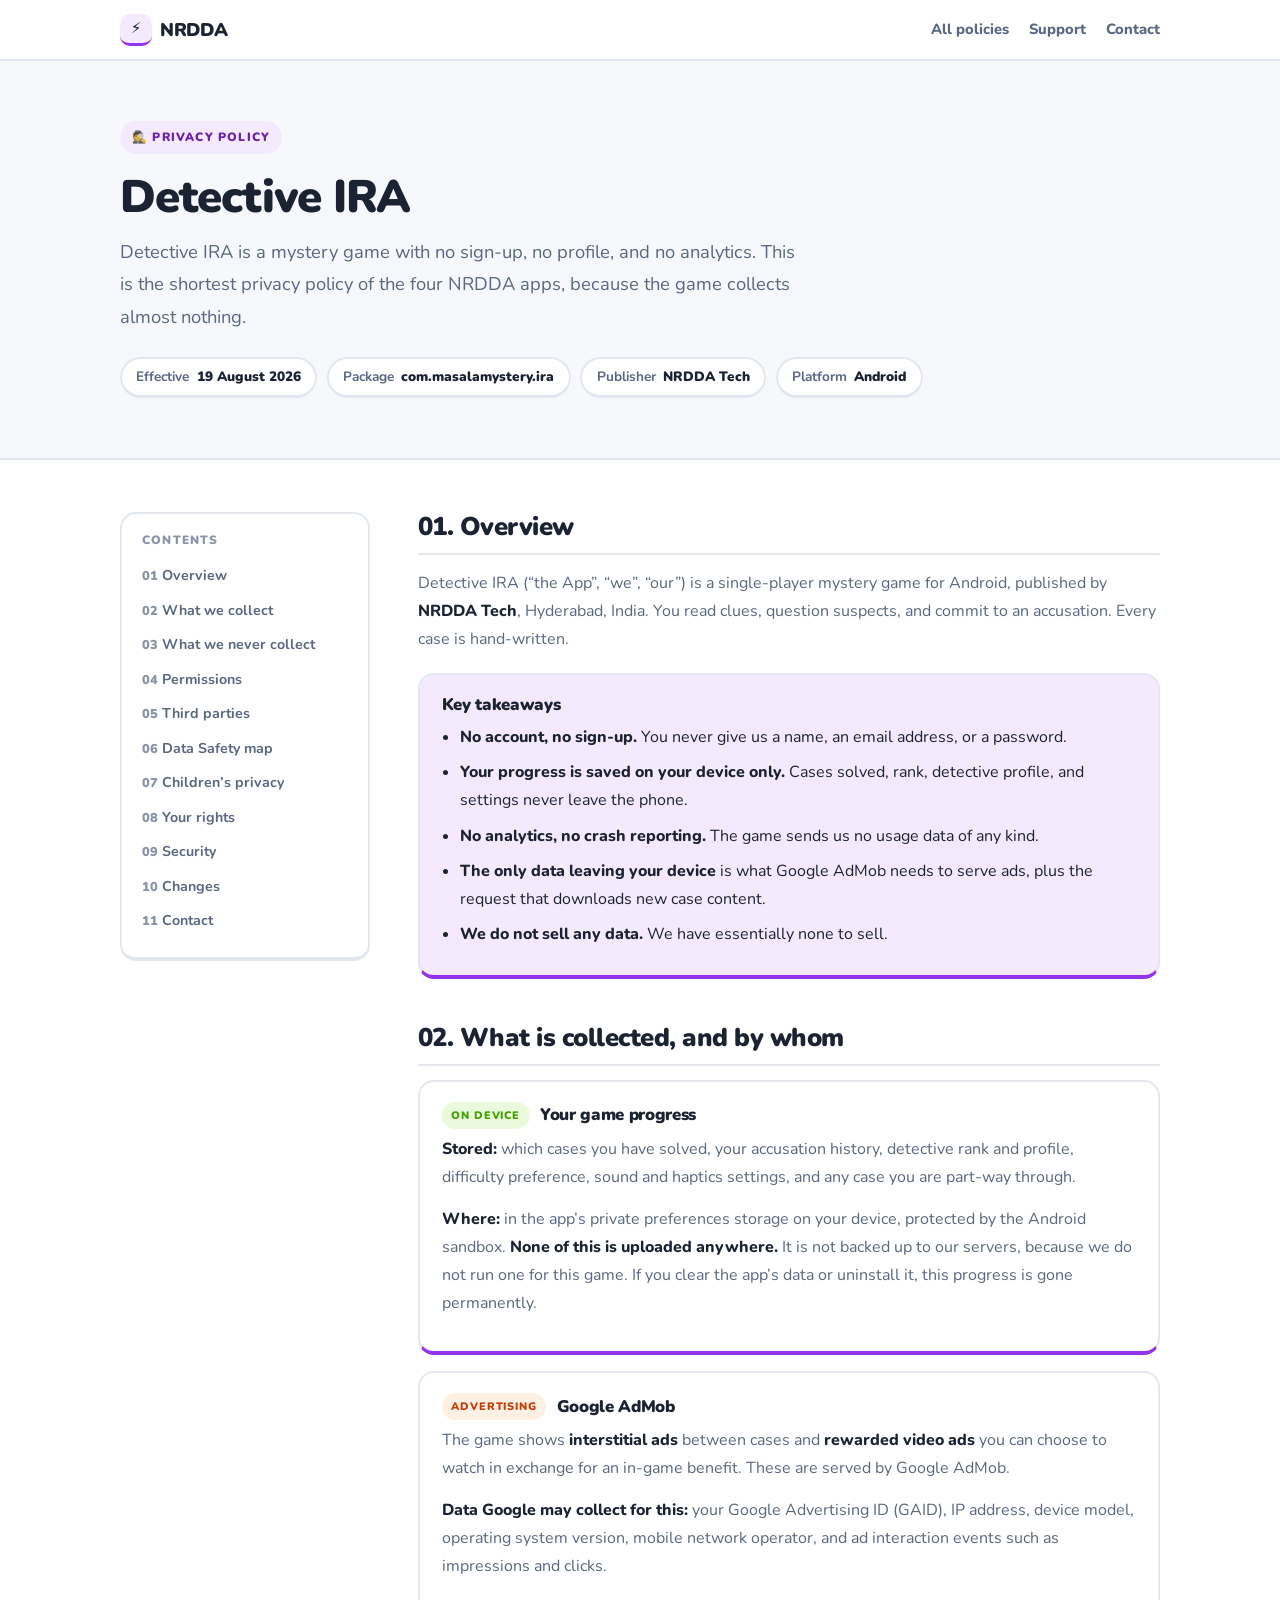
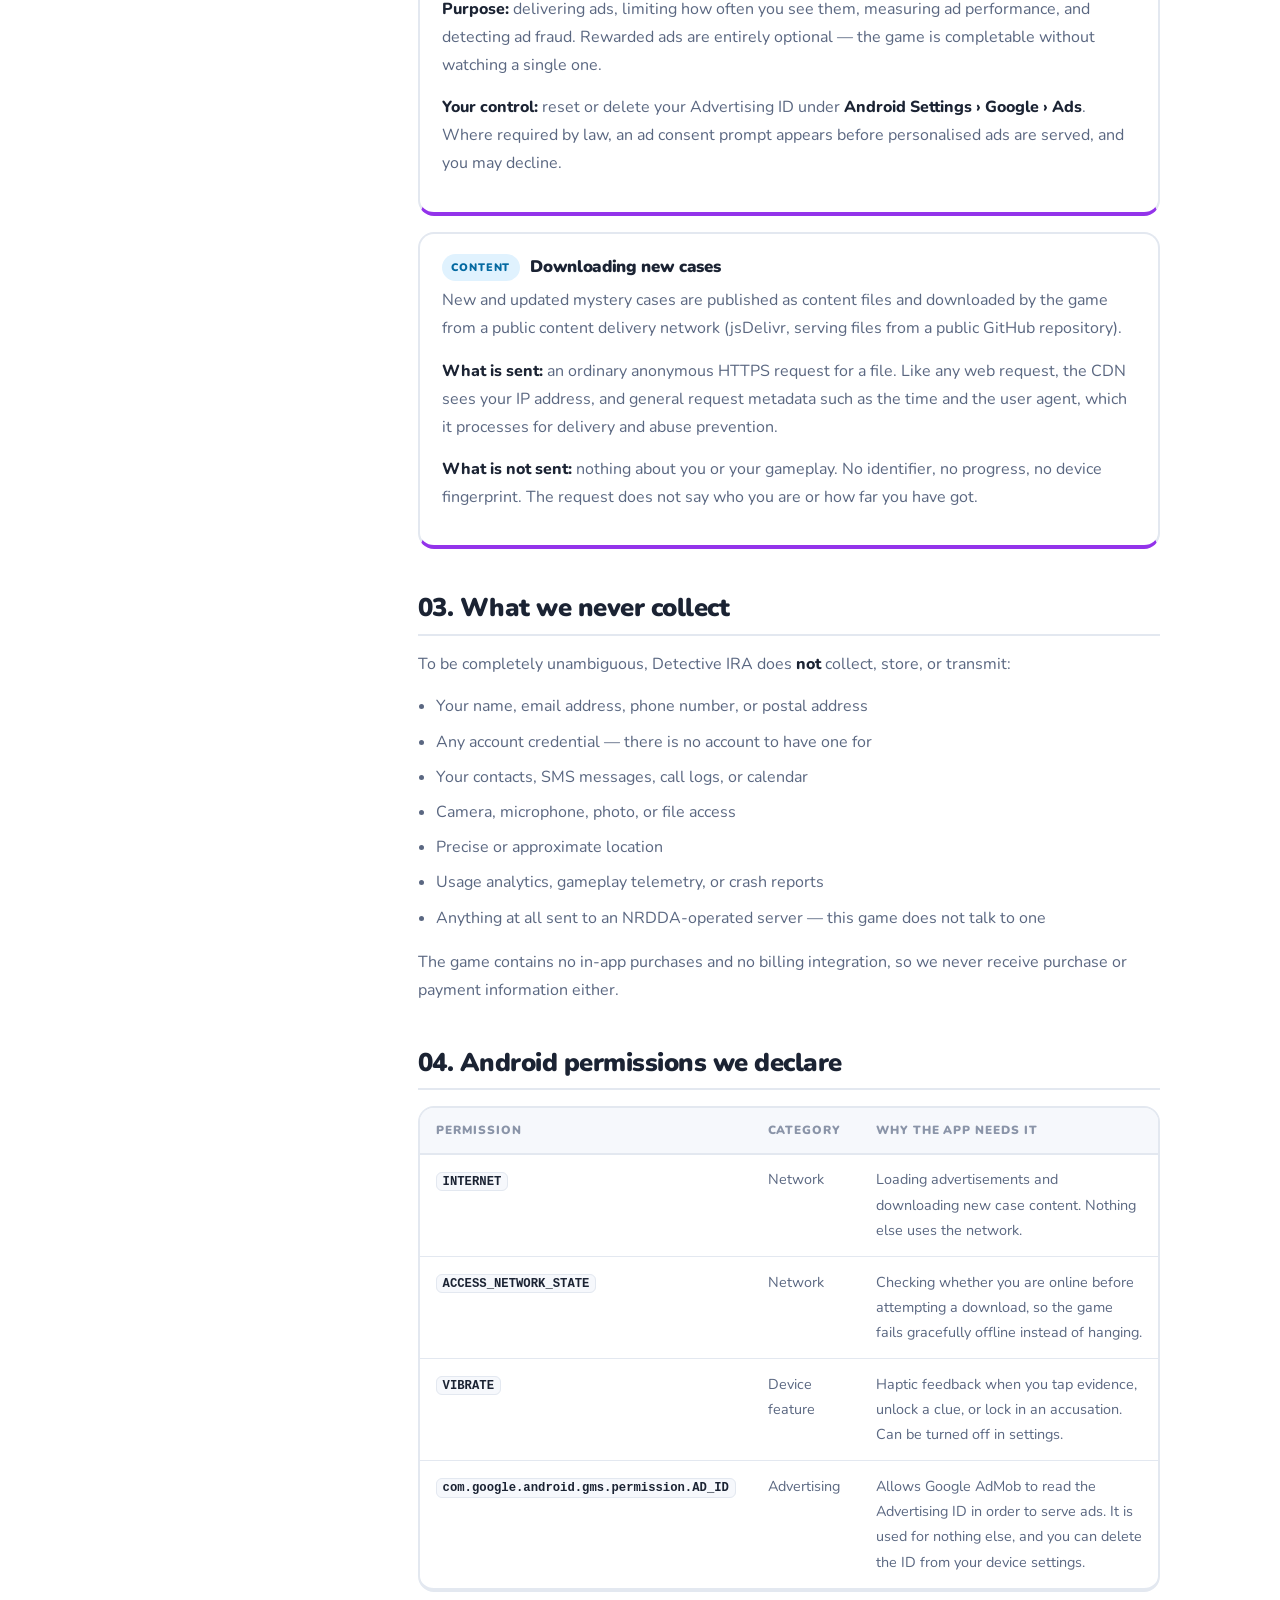
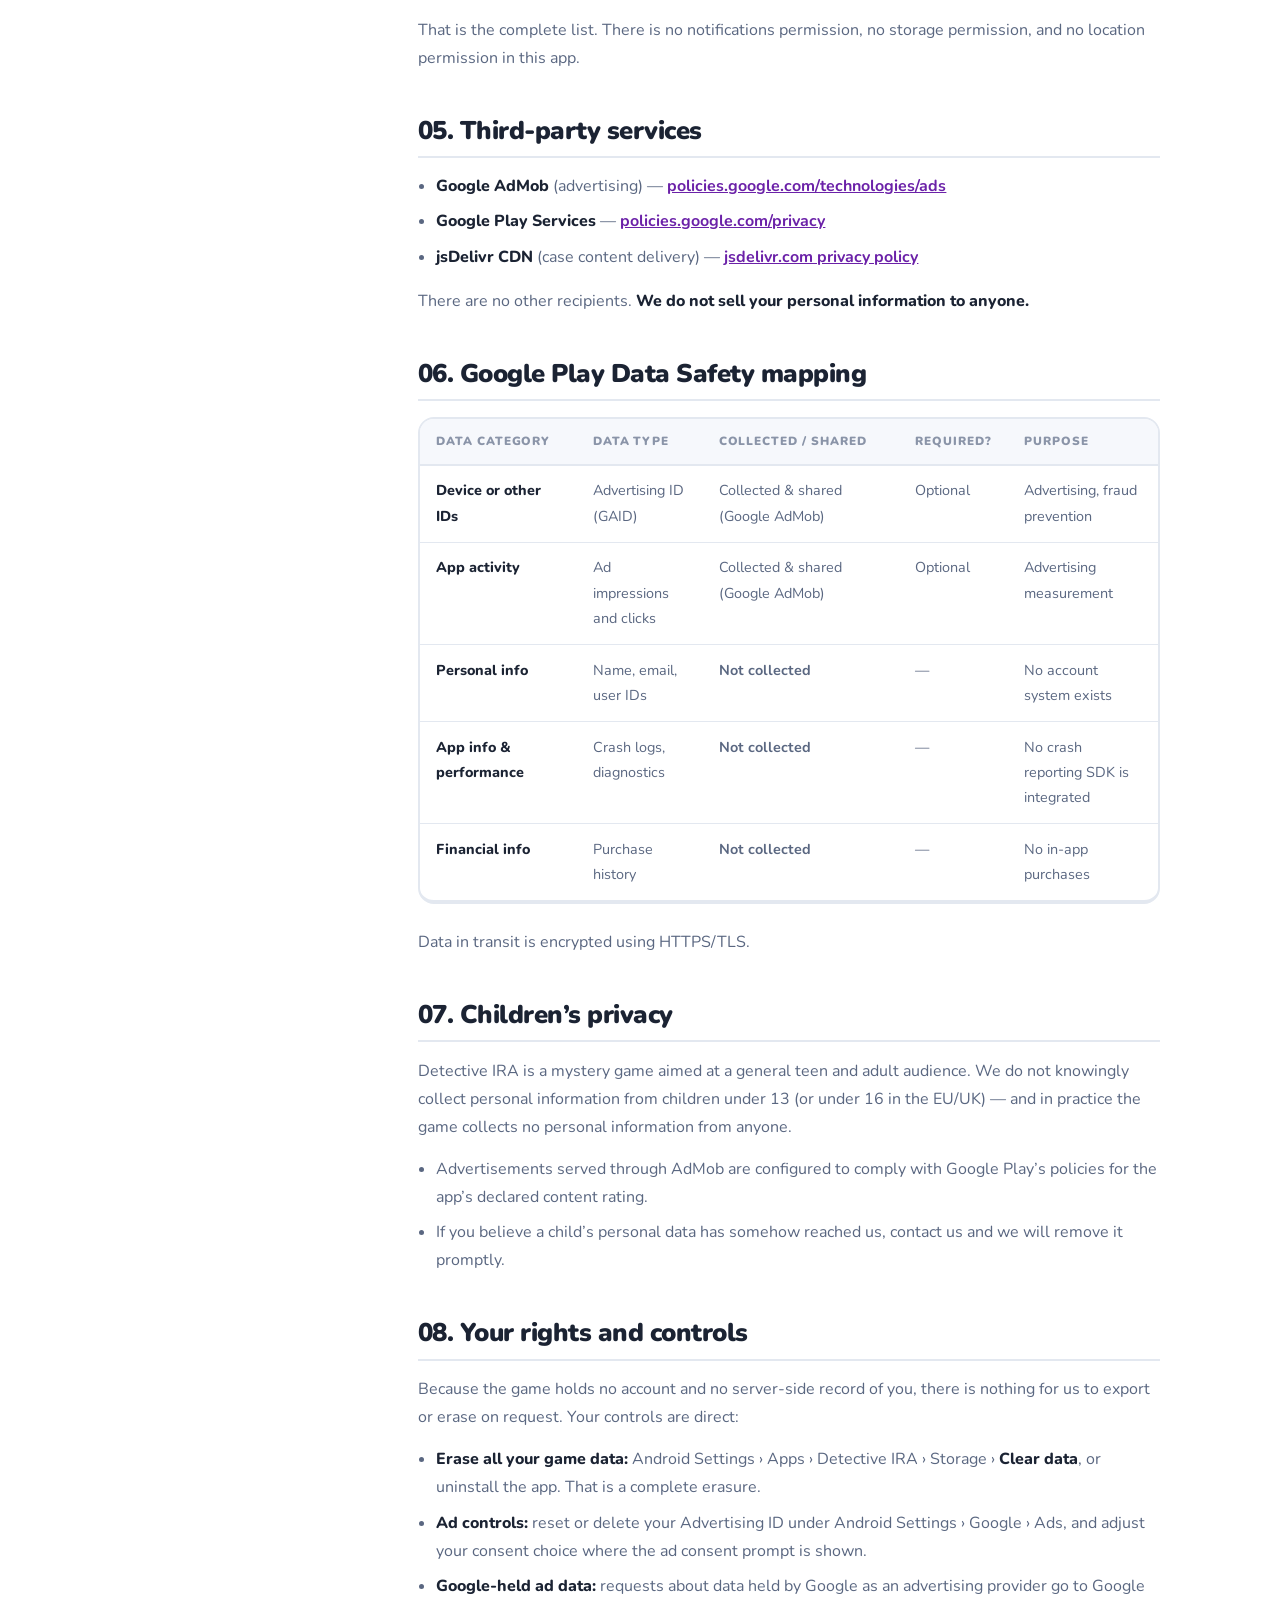
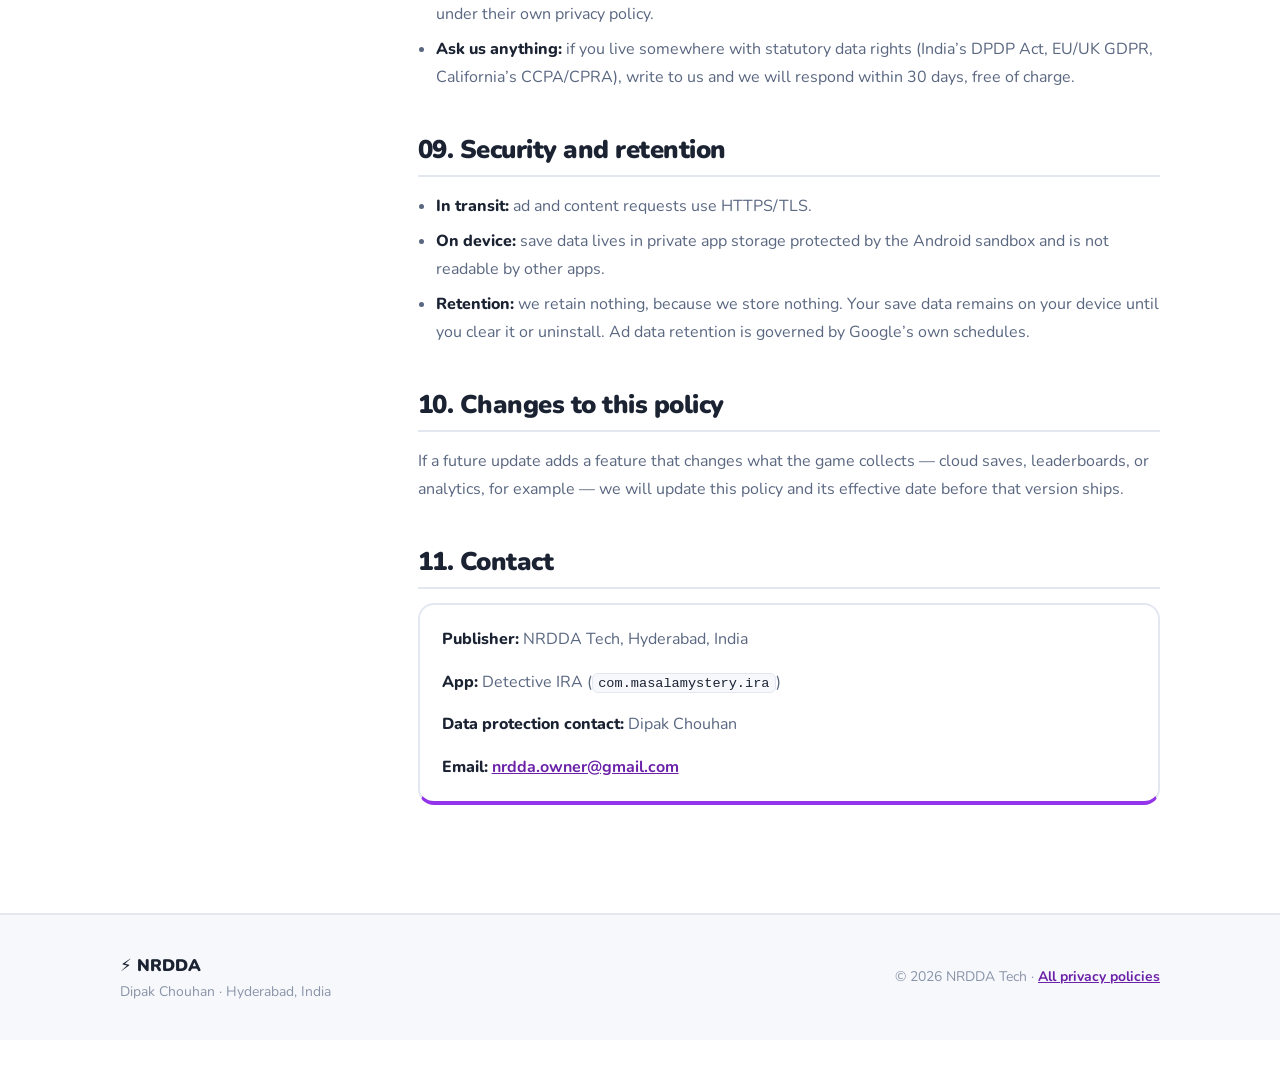
<file: privacy/detective-ira.html>
<!DOCTYPE html>
<html lang="en">
<head>
<meta charset="UTF-8">
<meta name="viewport" content="width=device-width, initial-scale=1.0">
<title>Privacy Policy — Detective IRA | NRDDA</title>
<meta name="description" content="Privacy policy for Detective IRA (com.masalamystery.ira) by NRDDA: no accounts, no analytics, progress saved on your device, ads served by Google AdMob.">
<meta name="theme-color" content="#ffffff">
<link rel="canonical" href="https://nrddaowner.github.io/nrdda-brand-website/privacy/detective-ira.html">
<link rel="preconnect" href="https://fonts.googleapis.com">
<link rel="preconnect" href="https://fonts.gstatic.com" crossorigin>
<link href="https://fonts.googleapis.com/css2?family=Nunito:wght@400;600;700;800;900&display=swap" rel="stylesheet">
<link rel="stylesheet" href="policy.css">
</head>
<body style="--accent: var(--grape); --accent-edge: var(--grape-edge); --accent-tint: var(--grape-tint);">

<a class="skip-link" href="#doc">Skip to policy</a>

<header class="topbar">
  <div class="topbar__inner">
    <a class="brand" href="../index.html">
      <span class="brand__bolt" aria-hidden="true">⚡</span>
      <span>NRDDA</span>
    </a>
    <nav class="topbar__links" aria-label="Privacy policies">
      <a href="index.html">All policies</a>
      <a href="../index.html#support">Support</a>
      <a href="mailto:nrdda.owner@gmail.com">Contact</a>
    </nav>
  </div>
</header>

<section class="masthead">
  <div class="shell">
    <span class="eyebrow">🕵️ Privacy policy</span>
    <h1>Detective IRA</h1>
    <p class="masthead__lede">
      Detective IRA is a mystery game with no sign-up, no profile, and no analytics. This is the
      shortest privacy policy of the four NRDDA apps, because the game collects almost nothing.
    </p>
    <div class="appmeta">
      <span class="metapill">Effective <b>19 August 2026</b></span>
      <span class="metapill">Package <b>com.masalamystery.ira</b></span>
      <span class="metapill">Publisher <b>NRDDA Tech</b></span>
      <span class="metapill">Platform <b>Android</b></span>
    </div>
  </div>
</section>

<div class="shell layout">

  <nav class="toc" aria-label="Contents">
    <h2>Contents</h2>
    <ol>
      <li><a href="#overview">Overview</a></li>
      <li><a href="#collection">What we collect</a></li>
      <li><a href="#not-collected">What we never collect</a></li>
      <li><a href="#permissions">Permissions</a></li>
      <li><a href="#third-party">Third parties</a></li>
      <li><a href="#data-safety">Data Safety map</a></li>
      <li><a href="#children">Children&rsquo;s privacy</a></li>
      <li><a href="#rights">Your rights</a></li>
      <li><a href="#security">Security</a></li>
      <li><a href="#changes">Changes</a></li>
      <li><a href="#contact">Contact</a></li>
    </ol>
  </nav>

  <main class="doc" id="doc">

    <section id="overview">
      <h2>01. Overview</h2>
      <p>
        Detective IRA (&ldquo;the App&rdquo;, &ldquo;we&rdquo;, &ldquo;our&rdquo;) is a single-player mystery game for
        Android, published by <strong>NRDDA Tech</strong>, Hyderabad, India. You read clues, question suspects,
        and commit to an accusation. Every case is hand-written.
      </p>

      <div class="keypoints">
        <h3>Key takeaways</h3>
        <ul>
          <li><strong>No account, no sign-up.</strong> You never give us a name, an email address, or a password.</li>
          <li><strong>Your progress is saved on your device only.</strong> Cases solved, rank, detective profile, and settings never leave the phone.</li>
          <li><strong>No analytics, no crash reporting.</strong> The game sends us no usage data of any kind.</li>
          <li><strong>The only data leaving your device</strong> is what Google AdMob needs to serve ads, plus the request that downloads new case content.</li>
          <li><strong>We do not sell any data.</strong> We have essentially none to sell.</li>
        </ul>
      </div>
    </section>

    <section id="collection">
      <h2>02. What is collected, and by whom</h2>

      <div class="card card--accent">
        <div class="card__head"><span class="tag tag--grass">On device</span><h3>Your game progress</h3></div>
        <p>
          <strong>Stored:</strong> which cases you have solved, your accusation history, detective rank and
          profile, difficulty preference, sound and haptics settings, and any case you are part-way through.
        </p>
        <p>
          <strong>Where:</strong> in the app&rsquo;s private preferences storage on your device, protected by the
          Android sandbox. <strong>None of this is uploaded anywhere.</strong> It is not backed up to our servers,
          because we do not run one for this game. If you clear the app&rsquo;s data or uninstall it, this
          progress is gone permanently.
        </p>
      </div>

      <div class="card card--accent">
        <div class="card__head"><span class="tag tag--coral">Advertising</span><h3>Google AdMob</h3></div>
        <p>
          The game shows <strong>interstitial ads</strong> between cases and <strong>rewarded video ads</strong> you can
          choose to watch in exchange for an in-game benefit. These are served by Google AdMob.
        </p>
        <p>
          <strong>Data Google may collect for this:</strong> your Google Advertising ID (GAID), IP address, device
          model, operating system version, mobile network operator, and ad interaction events such as
          impressions and clicks.
        </p>
        <p>
          <strong>Purpose:</strong> delivering ads, limiting how often you see them, measuring ad performance, and
          detecting ad fraud. Rewarded ads are entirely optional — the game is completable without watching
          a single one.
        </p>
        <p>
          <strong>Your control:</strong> reset or delete your Advertising ID under
          <strong>Android Settings &rsaquo; Google &rsaquo; Ads</strong>. Where required by law, an ad consent prompt
          appears before personalised ads are served, and you may decline.
        </p>
      </div>

      <div class="card card--accent">
        <div class="card__head"><span class="tag tag--sky">Content</span><h3>Downloading new cases</h3></div>
        <p>
          New and updated mystery cases are published as content files and downloaded by the game from a
          public content delivery network (jsDelivr, serving files from a public GitHub repository).
        </p>
        <p>
          <strong>What is sent:</strong> an ordinary anonymous HTTPS request for a file. Like any web request, the
          CDN sees your IP address, and general request metadata such as the time and the user agent, which
          it processes for delivery and abuse prevention.
        </p>
        <p>
          <strong>What is not sent:</strong> nothing about you or your gameplay. No identifier, no progress, no
          device fingerprint. The request does not say who you are or how far you have got.
        </p>
      </div>
    </section>

    <section id="not-collected">
      <h2>03. What we never collect</h2>
      <p>To be completely unambiguous, Detective IRA does <strong>not</strong> collect, store, or transmit:</p>
      <ul>
        <li>Your name, email address, phone number, or postal address</li>
        <li>Any account credential — there is no account to have one for</li>
        <li>Your contacts, SMS messages, call logs, or calendar</li>
        <li>Camera, microphone, photo, or file access</li>
        <li>Precise or approximate location</li>
        <li>Usage analytics, gameplay telemetry, or crash reports</li>
        <li>Anything at all sent to an NRDDA-operated server — this game does not talk to one</li>
      </ul>
      <p>
        The game contains no in-app purchases and no billing integration, so we never receive purchase or
        payment information either.
      </p>
    </section>

    <section id="permissions">
      <h2>04. Android permissions we declare</h2>
      <div class="tablewrap">
        <table>
          <thead>
            <tr><th scope="col">Permission</th><th scope="col">Category</th><th scope="col">Why the app needs it</th></tr>
          </thead>
          <tbody>
            <tr>
              <td><code>INTERNET</code></td><td>Network</td>
              <td>Loading advertisements and downloading new case content. Nothing else uses the network.</td>
            </tr>
            <tr>
              <td><code>ACCESS_NETWORK_STATE</code></td><td>Network</td>
              <td>Checking whether you are online before attempting a download, so the game fails gracefully offline instead of hanging.</td>
            </tr>
            <tr>
              <td><code>VIBRATE</code></td><td>Device feature</td>
              <td>Haptic feedback when you tap evidence, unlock a clue, or lock in an accusation. Can be turned off in settings.</td>
            </tr>
            <tr>
              <td><code>com.google.android.gms.permission.AD_ID</code></td><td>Advertising</td>
              <td>Allows Google AdMob to read the Advertising ID in order to serve ads. It is used for nothing else, and you can delete the ID from your device settings.</td>
            </tr>
          </tbody>
        </table>
      </div>
      <p>
        That is the complete list. There is no notifications permission, no storage permission, and no
        location permission in this app.
      </p>
    </section>

    <section id="third-party">
      <h2>05. Third-party services</h2>
      <ul>
        <li><strong>Google AdMob</strong> (advertising) — <a href="https://policies.google.com/technologies/ads" target="_blank" rel="noopener noreferrer">policies.google.com/technologies/ads</a></li>
        <li><strong>Google Play Services</strong> — <a href="https://policies.google.com/privacy" target="_blank" rel="noopener noreferrer">policies.google.com/privacy</a></li>
        <li><strong>jsDelivr CDN</strong> (case content delivery) — <a href="https://www.jsdelivr.com/terms/privacy-policy-jsdelivr-net" target="_blank" rel="noopener noreferrer">jsdelivr.com privacy policy</a></li>
      </ul>
      <p>There are no other recipients. <strong>We do not sell your personal information to anyone.</strong></p>
    </section>

    <section id="data-safety">
      <h2>06. Google Play Data Safety mapping</h2>
      <div class="tablewrap">
        <table>
          <thead>
            <tr>
              <th scope="col">Data category</th><th scope="col">Data type</th>
              <th scope="col">Collected / shared</th><th scope="col">Required?</th><th scope="col">Purpose</th>
            </tr>
          </thead>
          <tbody>
            <tr>
              <td>Device or other IDs</td><td>Advertising ID (GAID)</td>
              <td>Collected &amp; shared (Google AdMob)</td><td>Optional</td>
              <td>Advertising, fraud prevention</td>
            </tr>
            <tr>
              <td>App activity</td><td>Ad impressions and clicks</td>
              <td>Collected &amp; shared (Google AdMob)</td><td>Optional</td>
              <td>Advertising measurement</td>
            </tr>
            <tr>
              <td>Personal info</td><td>Name, email, user IDs</td>
              <td><strong>Not collected</strong></td><td>&mdash;</td>
              <td>No account system exists</td>
            </tr>
            <tr>
              <td>App info &amp; performance</td><td>Crash logs, diagnostics</td>
              <td><strong>Not collected</strong></td><td>&mdash;</td>
              <td>No crash reporting SDK is integrated</td>
            </tr>
            <tr>
              <td>Financial info</td><td>Purchase history</td>
              <td><strong>Not collected</strong></td><td>&mdash;</td>
              <td>No in-app purchases</td>
            </tr>
          </tbody>
        </table>
      </div>
      <p>Data in transit is encrypted using HTTPS/TLS.</p>
    </section>

    <section id="children">
      <h2>07. Children&rsquo;s privacy</h2>
      <p>
        Detective IRA is a mystery game aimed at a general teen and adult audience. We do not knowingly
        collect personal information from children under 13 (or under 16 in the EU/UK) — and in practice the
        game collects no personal information from anyone.
      </p>
      <ul>
        <li>Advertisements served through AdMob are configured to comply with Google Play&rsquo;s policies for the app&rsquo;s declared content rating.</li>
        <li>If you believe a child&rsquo;s personal data has somehow reached us, contact us and we will remove it promptly.</li>
      </ul>
    </section>

    <section id="rights">
      <h2>08. Your rights and controls</h2>
      <p>
        Because the game holds no account and no server-side record of you, there is nothing for us to
        export or erase on request. Your controls are direct:
      </p>
      <ul>
        <li><strong>Erase all your game data:</strong> Android Settings &rsaquo; Apps &rsaquo; Detective IRA &rsaquo; Storage &rsaquo; <strong>Clear data</strong>, or uninstall the app. That is a complete erasure.</li>
        <li><strong>Ad controls:</strong> reset or delete your Advertising ID under Android Settings &rsaquo; Google &rsaquo; Ads, and adjust your consent choice where the ad consent prompt is shown.</li>
        <li><strong>Google-held ad data:</strong> requests about data held by Google as an advertising provider go to Google under their own privacy policy.</li>
        <li><strong>Ask us anything:</strong> if you live somewhere with statutory data rights (India&rsquo;s DPDP Act, EU/UK GDPR, California&rsquo;s CCPA/CPRA), write to us and we will respond within 30 days, free of charge.</li>
      </ul>
    </section>

    <section id="security">
      <h2>09. Security and retention</h2>
      <ul>
        <li><strong>In transit:</strong> ad and content requests use HTTPS/TLS.</li>
        <li><strong>On device:</strong> save data lives in private app storage protected by the Android sandbox and is not readable by other apps.</li>
        <li><strong>Retention:</strong> we retain nothing, because we store nothing. Your save data remains on your device until you clear it or uninstall. Ad data retention is governed by Google&rsquo;s own schedules.</li>
      </ul>
    </section>

    <section id="changes">
      <h2>10. Changes to this policy</h2>
      <p>
        If a future update adds a feature that changes what the game collects — cloud saves, leaderboards,
        or analytics, for example — we will update this policy and its effective date before that version
        ships.
      </p>
    </section>

    <section id="contact">
      <h2>11. Contact</h2>
      <div class="card card--accent">
        <p><strong>Publisher:</strong> NRDDA Tech, Hyderabad, India</p>
        <p><strong>App:</strong> Detective IRA (<code>com.masalamystery.ira</code>)</p>
        <p><strong>Data protection contact:</strong> Dipak Chouhan</p>
        <p style="margin-bottom:0"><strong>Email:</strong> <a href="mailto:nrdda.owner@gmail.com">nrdda.owner@gmail.com</a></p>
      </div>
    </section>

  </main>
</div>

<footer class="foot">
  <div class="foot__inner">
    <div>
      <div class="foot__brand">⚡ NRDDA</div>
      <p class="foot__note">Dipak Chouhan · Hyderabad, India</p>
    </div>
    <p class="foot__note">© 2026 NRDDA Tech · <a href="index.html">All privacy policies</a></p>
  </div>
</footer>

</body>
</html>
</file>
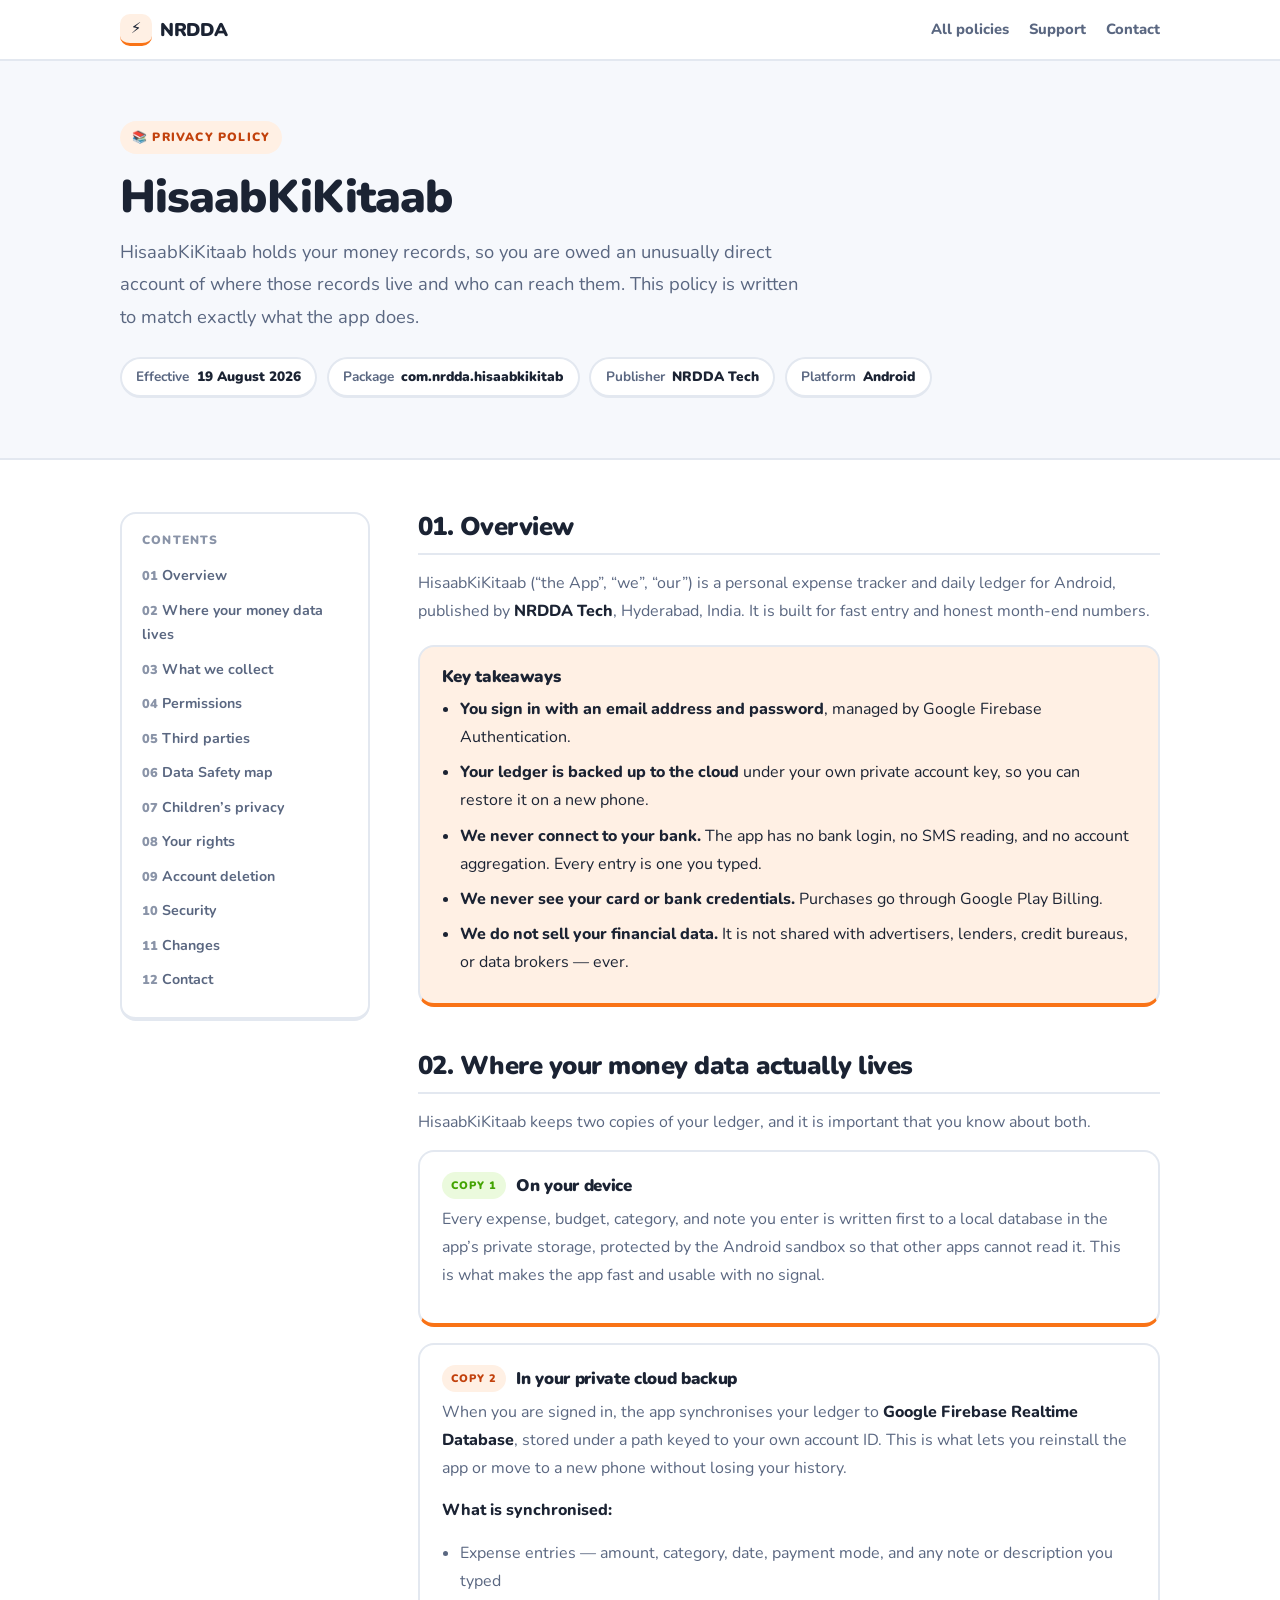
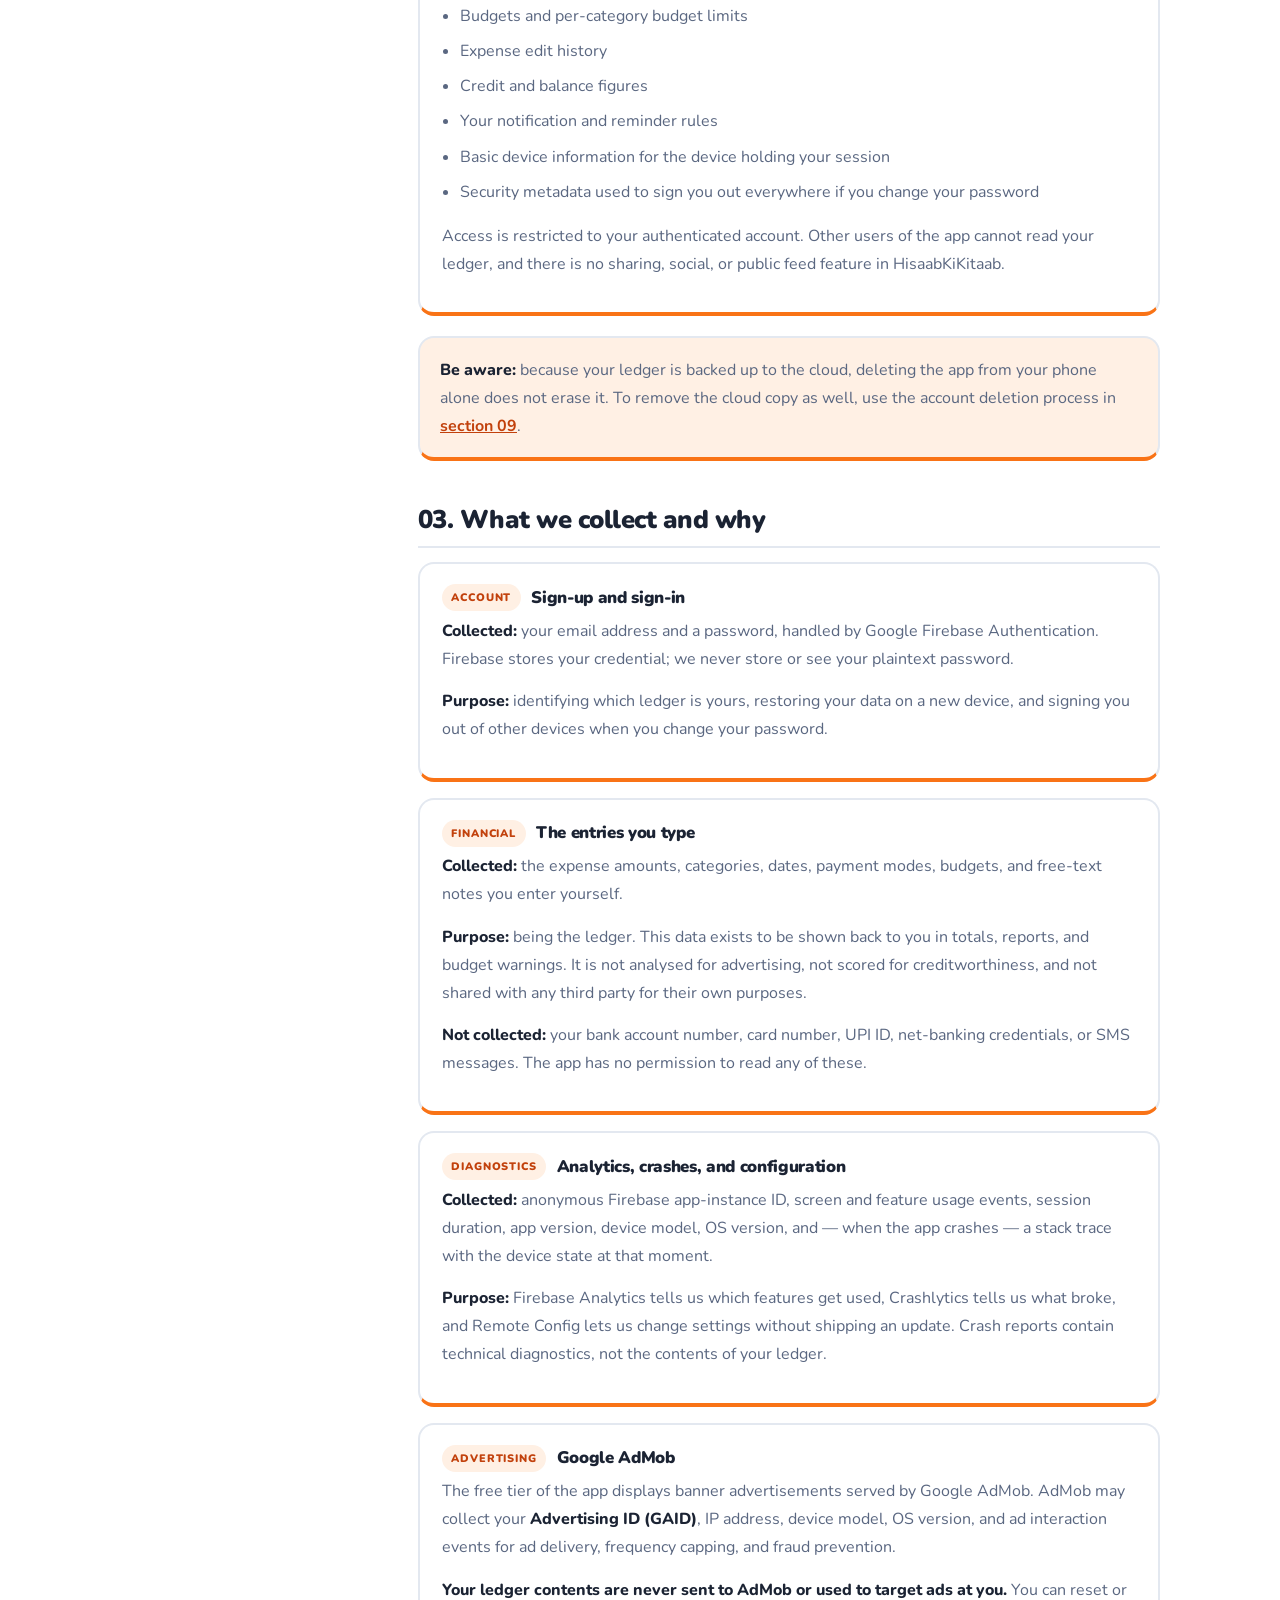
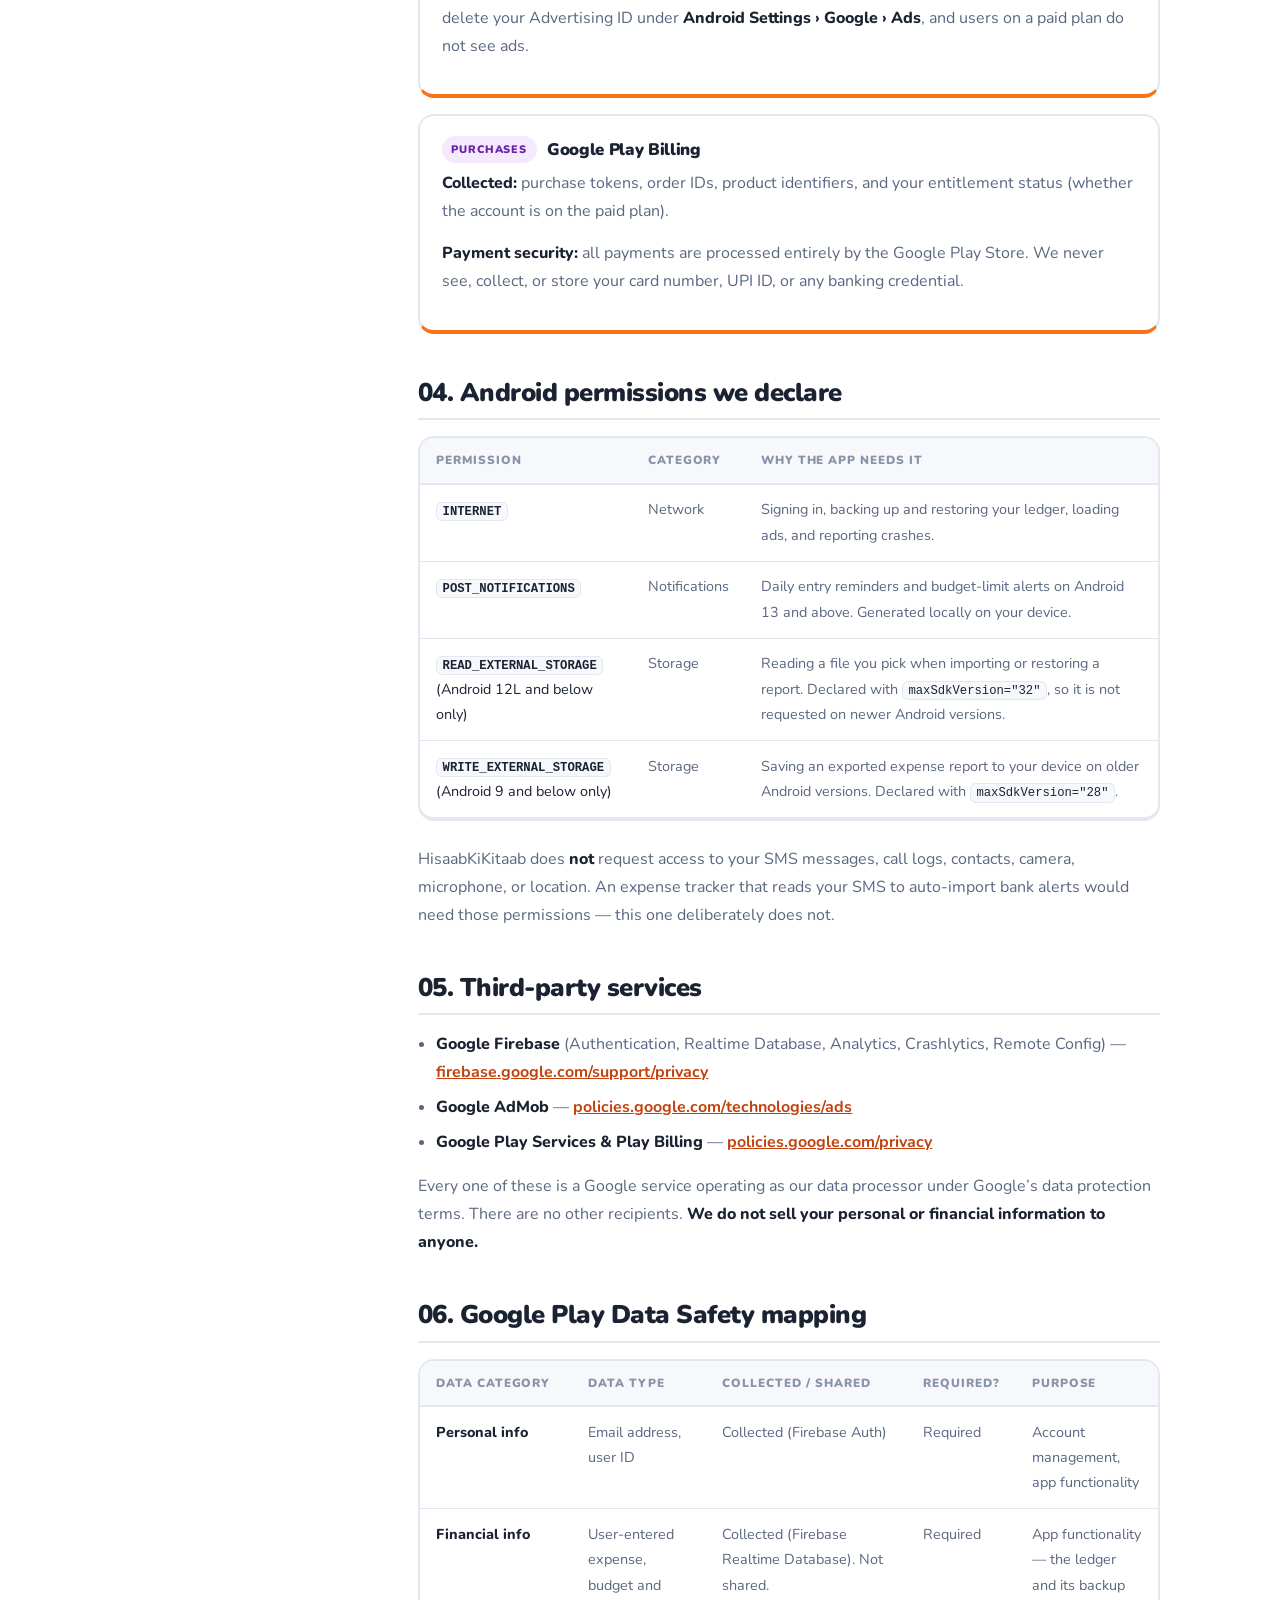
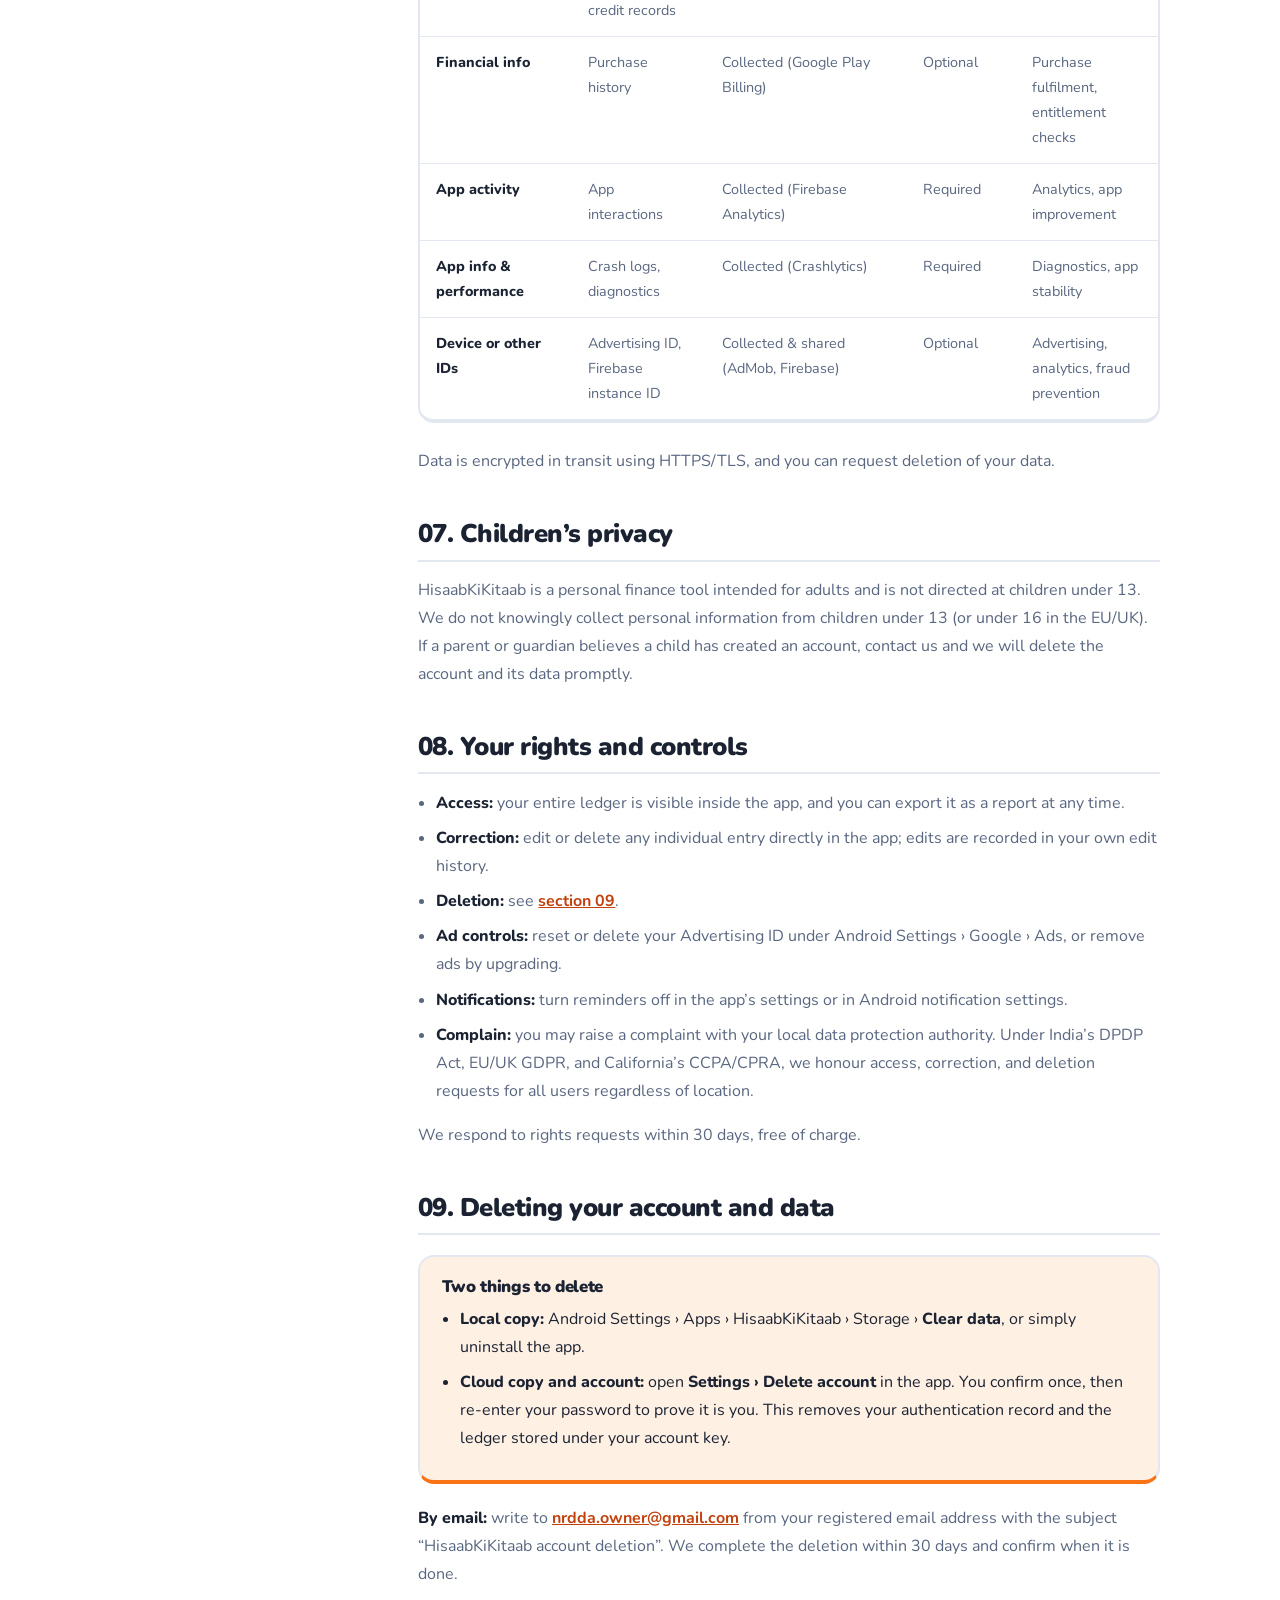
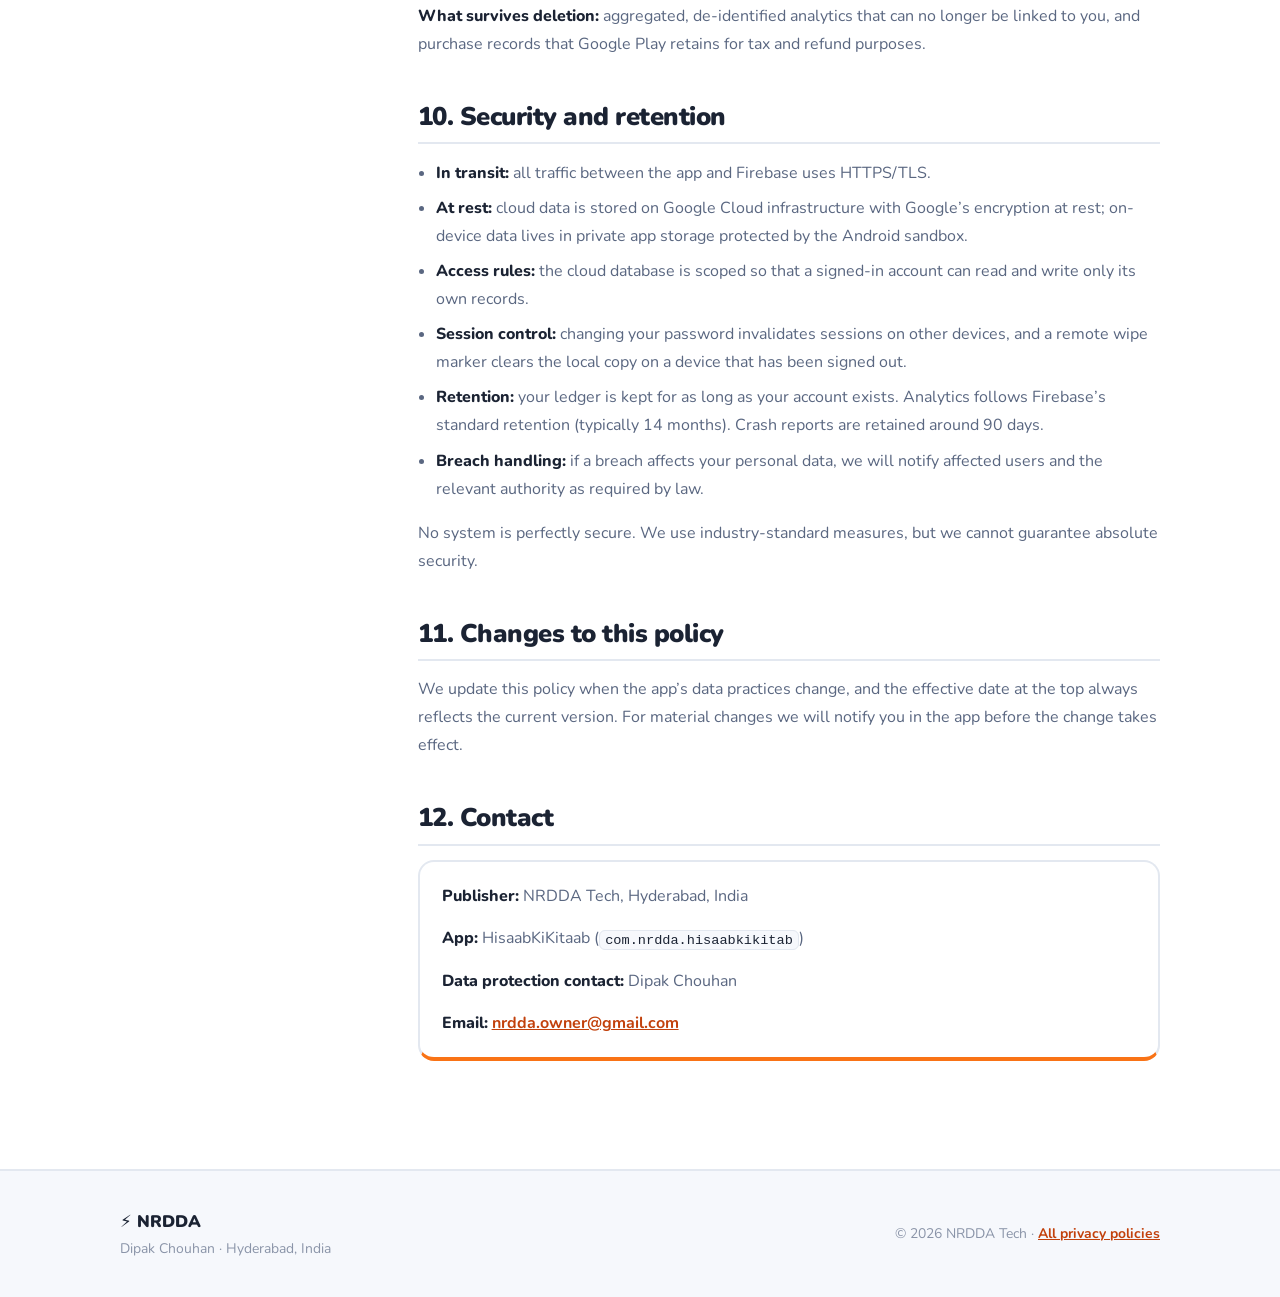
<file: privacy/hisaabkikitaab.html>
<!DOCTYPE html>
<html lang="en">
<head>
<meta charset="UTF-8">
<meta name="viewport" content="width=device-width, initial-scale=1.0">
<title>Privacy Policy — HisaabKiKitaab | NRDDA</title>
<meta name="description" content="Privacy policy for HisaabKiKitaab (com.nrdda.hisaabkikitab) by NRDDA: what the expense tracker collects, how cloud sync works, and how to delete your account.">
<meta name="theme-color" content="#ffffff">
<link rel="canonical" href="https://nrddaowner.github.io/nrdda-brand-website/privacy/hisaabkikitaab.html">
<link rel="preconnect" href="https://fonts.googleapis.com">
<link rel="preconnect" href="https://fonts.gstatic.com" crossorigin>
<link href="https://fonts.googleapis.com/css2?family=Nunito:wght@400;600;700;800;900&display=swap" rel="stylesheet">
<link rel="stylesheet" href="policy.css">
</head>
<body style="--accent: var(--coral); --accent-edge: var(--coral-edge); --accent-tint: var(--coral-tint);">

<a class="skip-link" href="#doc">Skip to policy</a>

<header class="topbar">
  <div class="topbar__inner">
    <a class="brand" href="../index.html">
      <span class="brand__bolt" aria-hidden="true">⚡</span>
      <span>NRDDA</span>
    </a>
    <nav class="topbar__links" aria-label="Privacy policies">
      <a href="index.html">All policies</a>
      <a href="../index.html#support">Support</a>
      <a href="mailto:nrdda.owner@gmail.com">Contact</a>
    </nav>
  </div>
</header>

<section class="masthead">
  <div class="shell">
    <span class="eyebrow">📚 Privacy policy</span>
    <h1>HisaabKiKitaab</h1>
    <p class="masthead__lede">
      HisaabKiKitaab holds your money records, so you are owed an unusually direct account of where
      those records live and who can reach them. This policy is written to match exactly what the
      app does.
    </p>
    <div class="appmeta">
      <span class="metapill">Effective <b>19 August 2026</b></span>
      <span class="metapill">Package <b>com.nrdda.hisaabkikitab</b></span>
      <span class="metapill">Publisher <b>NRDDA Tech</b></span>
      <span class="metapill">Platform <b>Android</b></span>
    </div>
  </div>
</section>

<div class="shell layout">

  <nav class="toc" aria-label="Contents">
    <h2>Contents</h2>
    <ol>
      <li><a href="#overview">Overview</a></li>
      <li><a href="#where">Where your money data lives</a></li>
      <li><a href="#collection">What we collect</a></li>
      <li><a href="#permissions">Permissions</a></li>
      <li><a href="#third-party">Third parties</a></li>
      <li><a href="#data-safety">Data Safety map</a></li>
      <li><a href="#children">Children&rsquo;s privacy</a></li>
      <li><a href="#rights">Your rights</a></li>
      <li><a href="#deletion">Account deletion</a></li>
      <li><a href="#security">Security</a></li>
      <li><a href="#changes">Changes</a></li>
      <li><a href="#contact">Contact</a></li>
    </ol>
  </nav>

  <main class="doc" id="doc">

    <section id="overview">
      <h2>01. Overview</h2>
      <p>
        HisaabKiKitaab (&ldquo;the App&rdquo;, &ldquo;we&rdquo;, &ldquo;our&rdquo;) is a personal expense tracker and daily
        ledger for Android, published by <strong>NRDDA Tech</strong>, Hyderabad, India. It is built for fast
        entry and honest month-end numbers.
      </p>

      <div class="keypoints">
        <h3>Key takeaways</h3>
        <ul>
          <li><strong>You sign in with an email address and password</strong>, managed by Google Firebase Authentication.</li>
          <li><strong>Your ledger is backed up to the cloud</strong> under your own private account key, so you can restore it on a new phone.</li>
          <li><strong>We never connect to your bank.</strong> The app has no bank login, no SMS reading, and no account aggregation. Every entry is one you typed.</li>
          <li><strong>We never see your card or bank credentials.</strong> Purchases go through Google Play Billing.</li>
          <li><strong>We do not sell your financial data.</strong> It is not shared with advertisers, lenders, credit bureaus, or data brokers — ever.</li>
        </ul>
      </div>
    </section>

    <section id="where">
      <h2>02. Where your money data actually lives</h2>
      <p>
        HisaabKiKitaab keeps two copies of your ledger, and it is important that you know about both.
      </p>

      <div class="card card--accent">
        <div class="card__head"><span class="tag tag--grass">Copy 1</span><h3>On your device</h3></div>
        <p>
          Every expense, budget, category, and note you enter is written first to a local database in the
          app&rsquo;s private storage, protected by the Android sandbox so that other apps cannot read it. This
          is what makes the app fast and usable with no signal.
        </p>
      </div>

      <div class="card card--accent">
        <div class="card__head"><span class="tag tag--coral">Copy 2</span><h3>In your private cloud backup</h3></div>
        <p>
          When you are signed in, the app synchronises your ledger to <strong>Google Firebase Realtime
          Database</strong>, stored under a path keyed to your own account ID. This is what lets you reinstall
          the app or move to a new phone without losing your history.
        </p>
        <p><strong>What is synchronised:</strong></p>
        <ul>
          <li>Expense entries — amount, category, date, payment mode, and any note or description you typed</li>
          <li>Budgets and per-category budget limits</li>
          <li>Expense edit history</li>
          <li>Credit and balance figures</li>
          <li>Your notification and reminder rules</li>
          <li>Basic device information for the device holding your session</li>
          <li>Security metadata used to sign you out everywhere if you change your password</li>
        </ul>
        <p>
          Access is restricted to your authenticated account. Other users of the app cannot read your
          ledger, and there is no sharing, social, or public feed feature in HisaabKiKitaab.
        </p>
      </div>

      <div class="note">
        <p>
          <strong>Be aware:</strong> because your ledger is backed up to the cloud, deleting the app from your
          phone alone does not erase it. To remove the cloud copy as well, use the account deletion process
          in <a href="#deletion">section 09</a>.
        </p>
      </div>
    </section>

    <section id="collection">
      <h2>03. What we collect and why</h2>

      <div class="card card--accent">
        <div class="card__head"><span class="tag">Account</span><h3>Sign-up and sign-in</h3></div>
        <p>
          <strong>Collected:</strong> your email address and a password, handled by Google Firebase
          Authentication. Firebase stores your credential; we never store or see your plaintext password.
        </p>
        <p>
          <strong>Purpose:</strong> identifying which ledger is yours, restoring your data on a new device, and
          signing you out of other devices when you change your password.
        </p>
      </div>

      <div class="card card--accent">
        <div class="card__head"><span class="tag tag--coral">Financial</span><h3>The entries you type</h3></div>
        <p>
          <strong>Collected:</strong> the expense amounts, categories, dates, payment modes, budgets, and free-text
          notes you enter yourself.
        </p>
        <p>
          <strong>Purpose:</strong> being the ledger. This data exists to be shown back to you in totals, reports,
          and budget warnings. It is not analysed for advertising, not scored for creditworthiness, and not
          shared with any third party for their own purposes.
        </p>
        <p>
          <strong>Not collected:</strong> your bank account number, card number, UPI ID, net-banking credentials,
          or SMS messages. The app has no permission to read any of these.
        </p>
      </div>

      <div class="card card--accent">
        <div class="card__head"><span class="tag">Diagnostics</span><h3>Analytics, crashes, and configuration</h3></div>
        <p>
          <strong>Collected:</strong> anonymous Firebase app-instance ID, screen and feature usage events, session
          duration, app version, device model, OS version, and — when the app crashes — a stack trace with
          the device state at that moment.
        </p>
        <p>
          <strong>Purpose:</strong> Firebase Analytics tells us which features get used, Crashlytics tells us what
          broke, and Remote Config lets us change settings without shipping an update. Crash reports contain
          technical diagnostics, not the contents of your ledger.
        </p>
      </div>

      <div class="card card--accent">
        <div class="card__head"><span class="tag tag--coral">Advertising</span><h3>Google AdMob</h3></div>
        <p>
          The free tier of the app displays banner advertisements served by Google AdMob. AdMob may collect
          your <strong>Advertising ID (GAID)</strong>, IP address, device model, OS version, and ad interaction
          events for ad delivery, frequency capping, and fraud prevention.
        </p>
        <p>
          <strong>Your ledger contents are never sent to AdMob or used to target ads at you.</strong> You can
          reset or delete your Advertising ID under <strong>Android Settings &rsaquo; Google &rsaquo; Ads</strong>,
          and users on a paid plan do not see ads.
        </p>
      </div>

      <div class="card card--accent">
        <div class="card__head"><span class="tag tag--grape">Purchases</span><h3>Google Play Billing</h3></div>
        <p>
          <strong>Collected:</strong> purchase tokens, order IDs, product identifiers, and your entitlement status
          (whether the account is on the paid plan).
        </p>
        <p>
          <strong>Payment security:</strong> all payments are processed entirely by the Google Play Store. We never
          see, collect, or store your card number, UPI ID, or any banking credential.
        </p>
      </div>
    </section>

    <section id="permissions">
      <h2>04. Android permissions we declare</h2>
      <div class="tablewrap">
        <table>
          <thead>
            <tr><th scope="col">Permission</th><th scope="col">Category</th><th scope="col">Why the app needs it</th></tr>
          </thead>
          <tbody>
            <tr>
              <td><code>INTERNET</code></td><td>Network</td>
              <td>Signing in, backing up and restoring your ledger, loading ads, and reporting crashes.</td>
            </tr>
            <tr>
              <td><code>POST_NOTIFICATIONS</code></td><td>Notifications</td>
              <td>Daily entry reminders and budget-limit alerts on Android 13 and above. Generated locally on your device.</td>
            </tr>
            <tr>
              <td><code>READ_EXTERNAL_STORAGE</code><br><span style="font-weight:400">(Android 12L and below only)</span></td><td>Storage</td>
              <td>Reading a file you pick when importing or restoring a report. Declared with <code>maxSdkVersion="32"</code>, so it is not requested on newer Android versions.</td>
            </tr>
            <tr>
              <td><code>WRITE_EXTERNAL_STORAGE</code><br><span style="font-weight:400">(Android 9 and below only)</span></td><td>Storage</td>
              <td>Saving an exported expense report to your device on older Android versions. Declared with <code>maxSdkVersion="28"</code>.</td>
            </tr>
          </tbody>
        </table>
      </div>
      <p>
        HisaabKiKitaab does <strong>not</strong> request access to your SMS messages, call logs, contacts,
        camera, microphone, or location. An expense tracker that reads your SMS to auto-import bank alerts
        would need those permissions — this one deliberately does not.
      </p>
    </section>

    <section id="third-party">
      <h2>05. Third-party services</h2>
      <ul>
        <li><strong>Google Firebase</strong> (Authentication, Realtime Database, Analytics, Crashlytics, Remote Config) — <a href="https://firebase.google.com/support/privacy" target="_blank" rel="noopener noreferrer">firebase.google.com/support/privacy</a></li>
        <li><strong>Google AdMob</strong> — <a href="https://policies.google.com/technologies/ads" target="_blank" rel="noopener noreferrer">policies.google.com/technologies/ads</a></li>
        <li><strong>Google Play Services &amp; Play Billing</strong> — <a href="https://policies.google.com/privacy" target="_blank" rel="noopener noreferrer">policies.google.com/privacy</a></li>
      </ul>
      <p>
        Every one of these is a Google service operating as our data processor under Google&rsquo;s data
        protection terms. There are no other recipients. <strong>We do not sell your personal or financial
        information to anyone.</strong>
      </p>
    </section>

    <section id="data-safety">
      <h2>06. Google Play Data Safety mapping</h2>
      <div class="tablewrap">
        <table>
          <thead>
            <tr>
              <th scope="col">Data category</th><th scope="col">Data type</th>
              <th scope="col">Collected / shared</th><th scope="col">Required?</th><th scope="col">Purpose</th>
            </tr>
          </thead>
          <tbody>
            <tr>
              <td>Personal info</td><td>Email address, user ID</td>
              <td>Collected (Firebase Auth)</td><td>Required</td>
              <td>Account management, app functionality</td>
            </tr>
            <tr>
              <td>Financial info</td><td>User-entered expense, budget and credit records</td>
              <td>Collected (Firebase Realtime Database). Not shared.</td><td>Required</td>
              <td>App functionality — the ledger and its backup</td>
            </tr>
            <tr>
              <td>Financial info</td><td>Purchase history</td>
              <td>Collected (Google Play Billing)</td><td>Optional</td>
              <td>Purchase fulfilment, entitlement checks</td>
            </tr>
            <tr>
              <td>App activity</td><td>App interactions</td>
              <td>Collected (Firebase Analytics)</td><td>Required</td>
              <td>Analytics, app improvement</td>
            </tr>
            <tr>
              <td>App info &amp; performance</td><td>Crash logs, diagnostics</td>
              <td>Collected (Crashlytics)</td><td>Required</td>
              <td>Diagnostics, app stability</td>
            </tr>
            <tr>
              <td>Device or other IDs</td><td>Advertising ID, Firebase instance ID</td>
              <td>Collected &amp; shared (AdMob, Firebase)</td><td>Optional</td>
              <td>Advertising, analytics, fraud prevention</td>
            </tr>
          </tbody>
        </table>
      </div>
      <p>
        Data is encrypted in transit using HTTPS/TLS, and you can request deletion of your data.
      </p>
    </section>

    <section id="children">
      <h2>07. Children&rsquo;s privacy</h2>
      <p>
        HisaabKiKitaab is a personal finance tool intended for adults and is not directed at children under
        13. We do not knowingly collect personal information from children under 13 (or under 16 in the
        EU/UK). If a parent or guardian believes a child has created an account, contact us and we will
        delete the account and its data promptly.
      </p>
    </section>

    <section id="rights">
      <h2>08. Your rights and controls</h2>
      <ul>
        <li><strong>Access:</strong> your entire ledger is visible inside the app, and you can export it as a report at any time.</li>
        <li><strong>Correction:</strong> edit or delete any individual entry directly in the app; edits are recorded in your own edit history.</li>
        <li><strong>Deletion:</strong> see <a href="#deletion">section 09</a>.</li>
        <li><strong>Ad controls:</strong> reset or delete your Advertising ID under Android Settings &rsaquo; Google &rsaquo; Ads, or remove ads by upgrading.</li>
        <li><strong>Notifications:</strong> turn reminders off in the app&rsquo;s settings or in Android notification settings.</li>
        <li><strong>Complain:</strong> you may raise a complaint with your local data protection authority. Under India&rsquo;s DPDP Act, EU/UK GDPR, and California&rsquo;s CCPA/CPRA, we honour access, correction, and deletion requests for all users regardless of location.</li>
      </ul>
      <p>We respond to rights requests within 30 days, free of charge.</p>
    </section>

    <section id="deletion">
      <h2>09. Deleting your account and data</h2>
      <div class="keypoints">
        <h3>Two things to delete</h3>
        <ul>
          <li><strong>Local copy:</strong> Android Settings &rsaquo; Apps &rsaquo; HisaabKiKitaab &rsaquo; Storage &rsaquo; <strong>Clear data</strong>, or simply uninstall the app.</li>
          <li><strong>Cloud copy and account:</strong> open <strong>Settings &rsaquo; Delete account</strong> in the app. You confirm once, then re-enter your password to prove it is you. This removes your authentication record and the ledger stored under your account key.</li>
        </ul>
      </div>
      <p>
        <strong>By email:</strong> write to <a href="mailto:nrdda.owner@gmail.com">nrdda.owner@gmail.com</a>
        from your registered email address with the subject &ldquo;HisaabKiKitaab account deletion&rdquo;. We
        complete the deletion within 30 days and confirm when it is done.
      </p>
      <p>
        <strong>What survives deletion:</strong> aggregated, de-identified analytics that can no longer be linked
        to you, and purchase records that Google Play retains for tax and refund purposes.
      </p>
    </section>

    <section id="security">
      <h2>10. Security and retention</h2>
      <ul>
        <li><strong>In transit:</strong> all traffic between the app and Firebase uses HTTPS/TLS.</li>
        <li><strong>At rest:</strong> cloud data is stored on Google Cloud infrastructure with Google&rsquo;s encryption at rest; on-device data lives in private app storage protected by the Android sandbox.</li>
        <li><strong>Access rules:</strong> the cloud database is scoped so that a signed-in account can read and write only its own records.</li>
        <li><strong>Session control:</strong> changing your password invalidates sessions on other devices, and a remote wipe marker clears the local copy on a device that has been signed out.</li>
        <li><strong>Retention:</strong> your ledger is kept for as long as your account exists. Analytics follows Firebase&rsquo;s standard retention (typically 14 months). Crash reports are retained around 90 days.</li>
        <li><strong>Breach handling:</strong> if a breach affects your personal data, we will notify affected users and the relevant authority as required by law.</li>
      </ul>
      <p>
        No system is perfectly secure. We use industry-standard measures, but we cannot guarantee absolute
        security.
      </p>
    </section>

    <section id="changes">
      <h2>11. Changes to this policy</h2>
      <p>
        We update this policy when the app&rsquo;s data practices change, and the effective date at the top
        always reflects the current version. For material changes we will notify you in the app before the
        change takes effect.
      </p>
    </section>

    <section id="contact">
      <h2>12. Contact</h2>
      <div class="card card--accent">
        <p><strong>Publisher:</strong> NRDDA Tech, Hyderabad, India</p>
        <p><strong>App:</strong> HisaabKiKitaab (<code>com.nrdda.hisaabkikitab</code>)</p>
        <p><strong>Data protection contact:</strong> Dipak Chouhan</p>
        <p style="margin-bottom:0"><strong>Email:</strong> <a href="mailto:nrdda.owner@gmail.com">nrdda.owner@gmail.com</a></p>
      </div>
    </section>

  </main>
</div>

<footer class="foot">
  <div class="foot__inner">
    <div>
      <div class="foot__brand">⚡ NRDDA</div>
      <p class="foot__note">Dipak Chouhan · Hyderabad, India</p>
    </div>
    <p class="foot__note">© 2026 NRDDA Tech · <a href="index.html">All privacy policies</a></p>
  </div>
</footer>

</body>
</html>
</file>
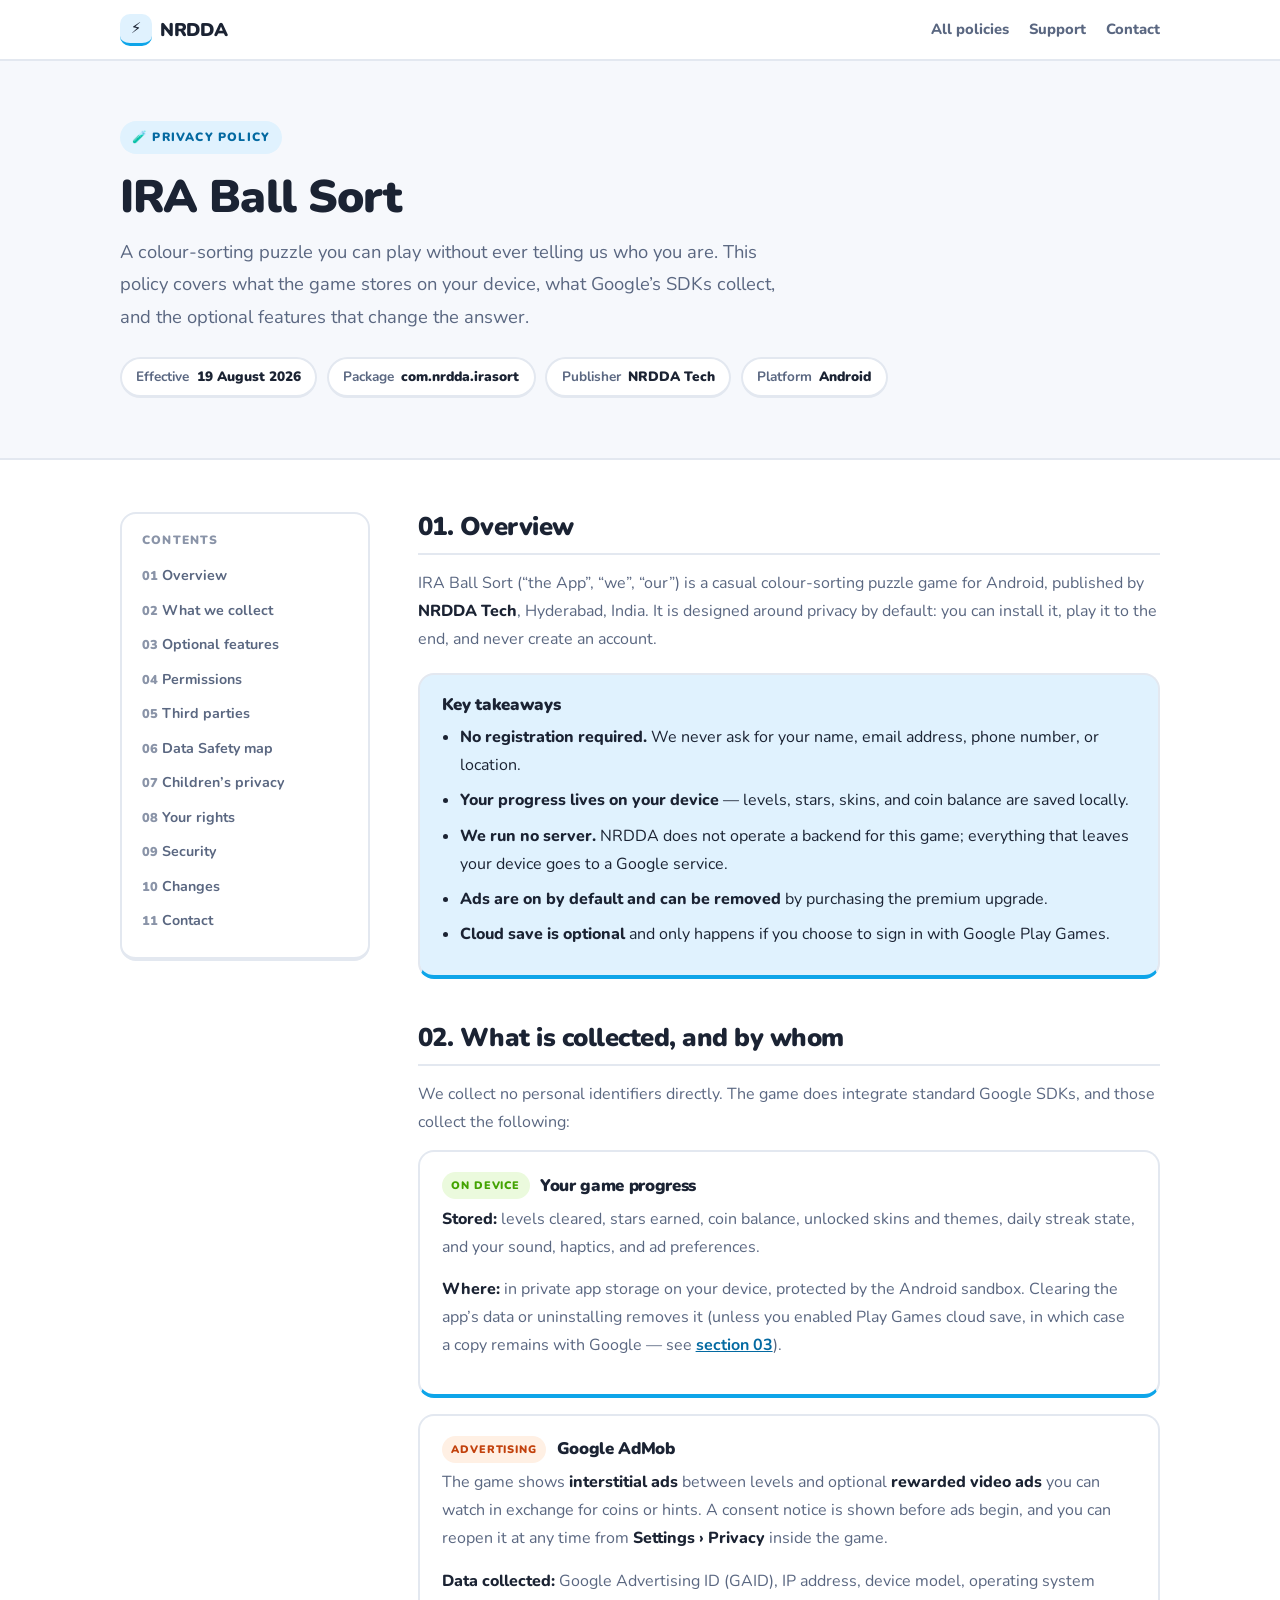
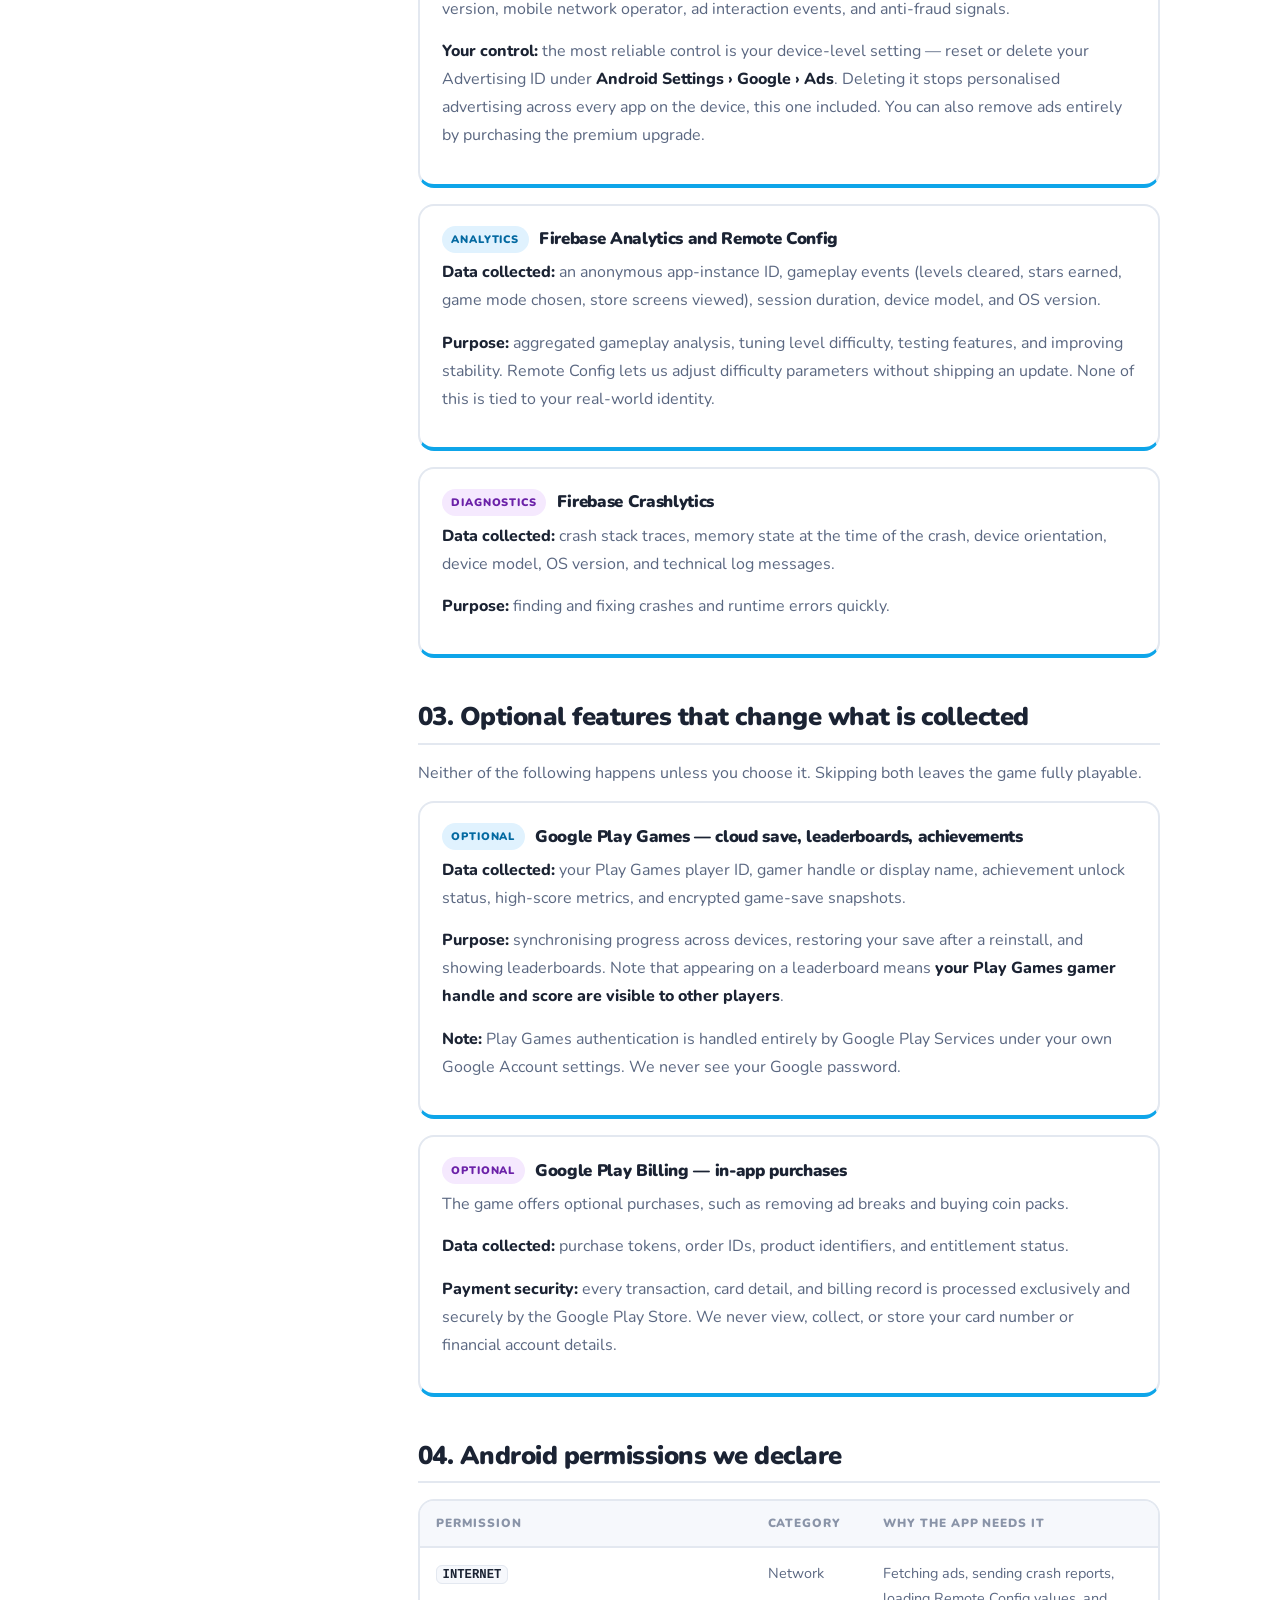
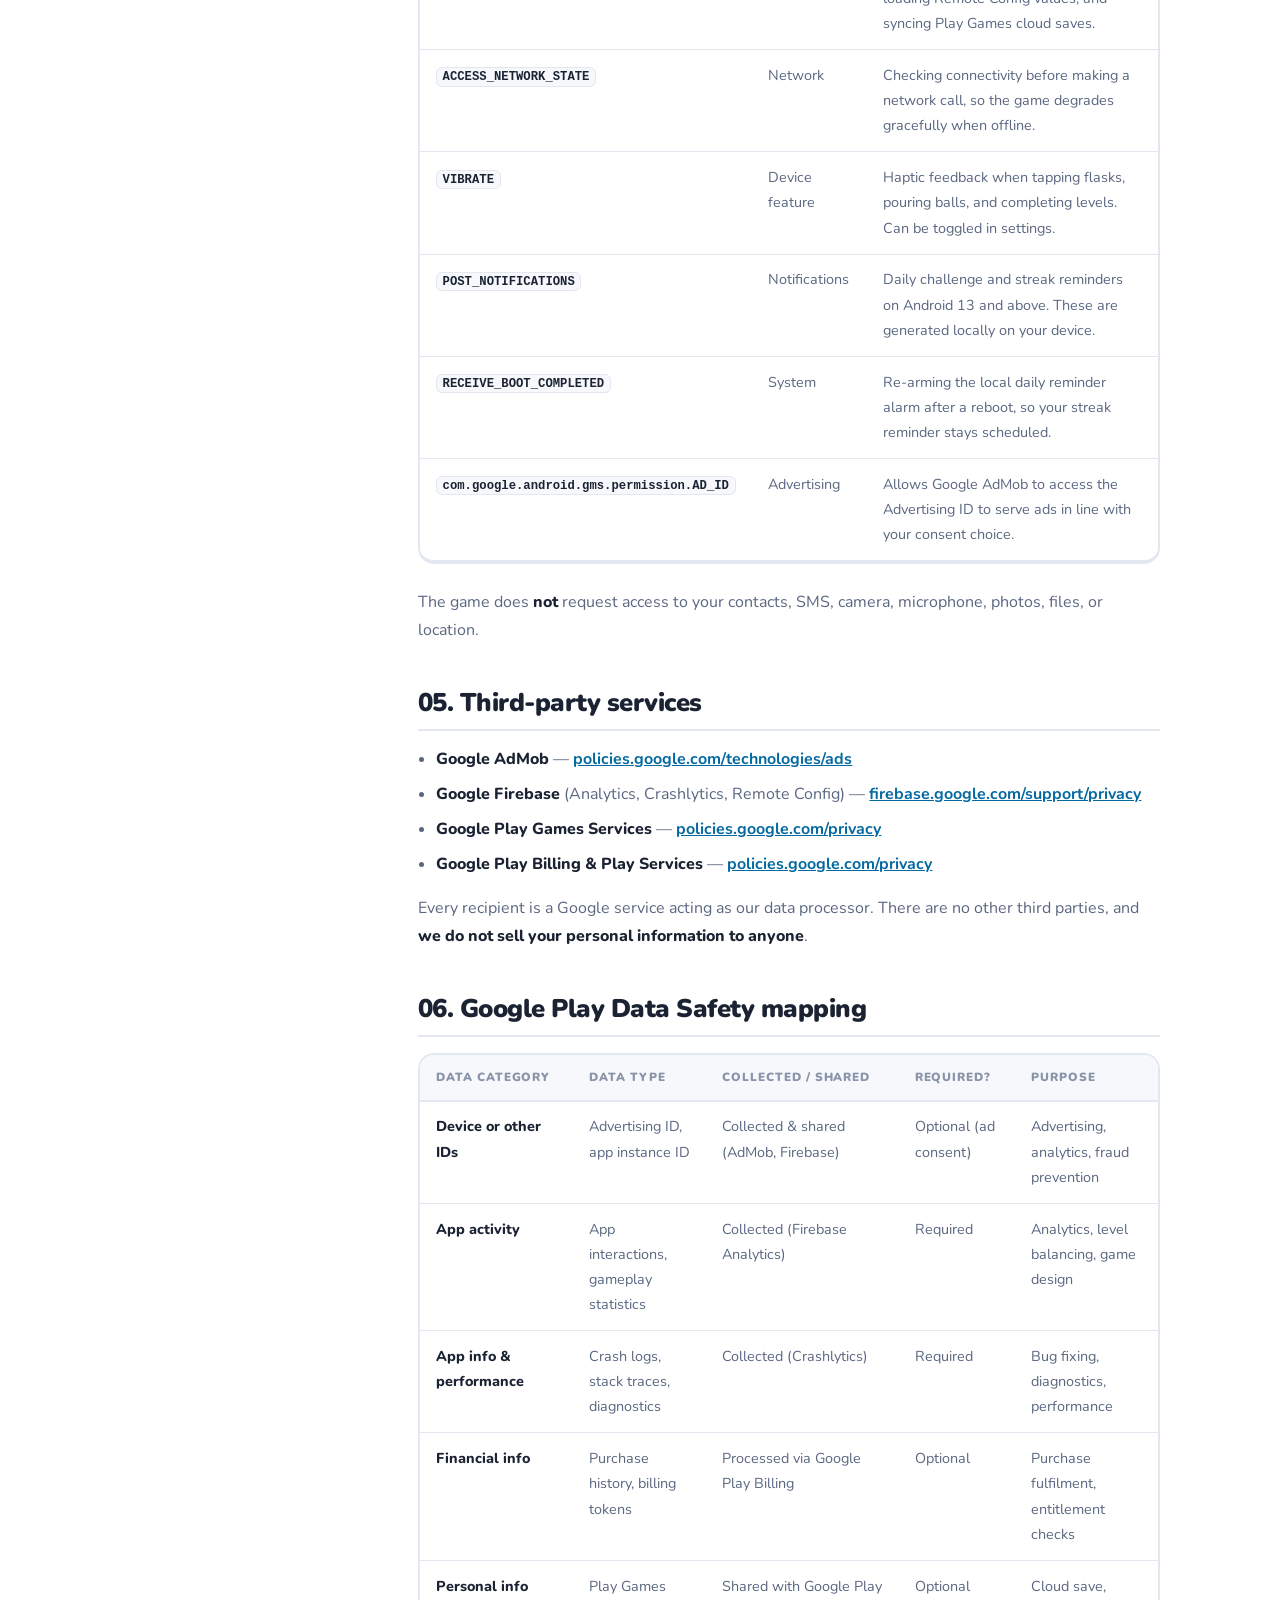
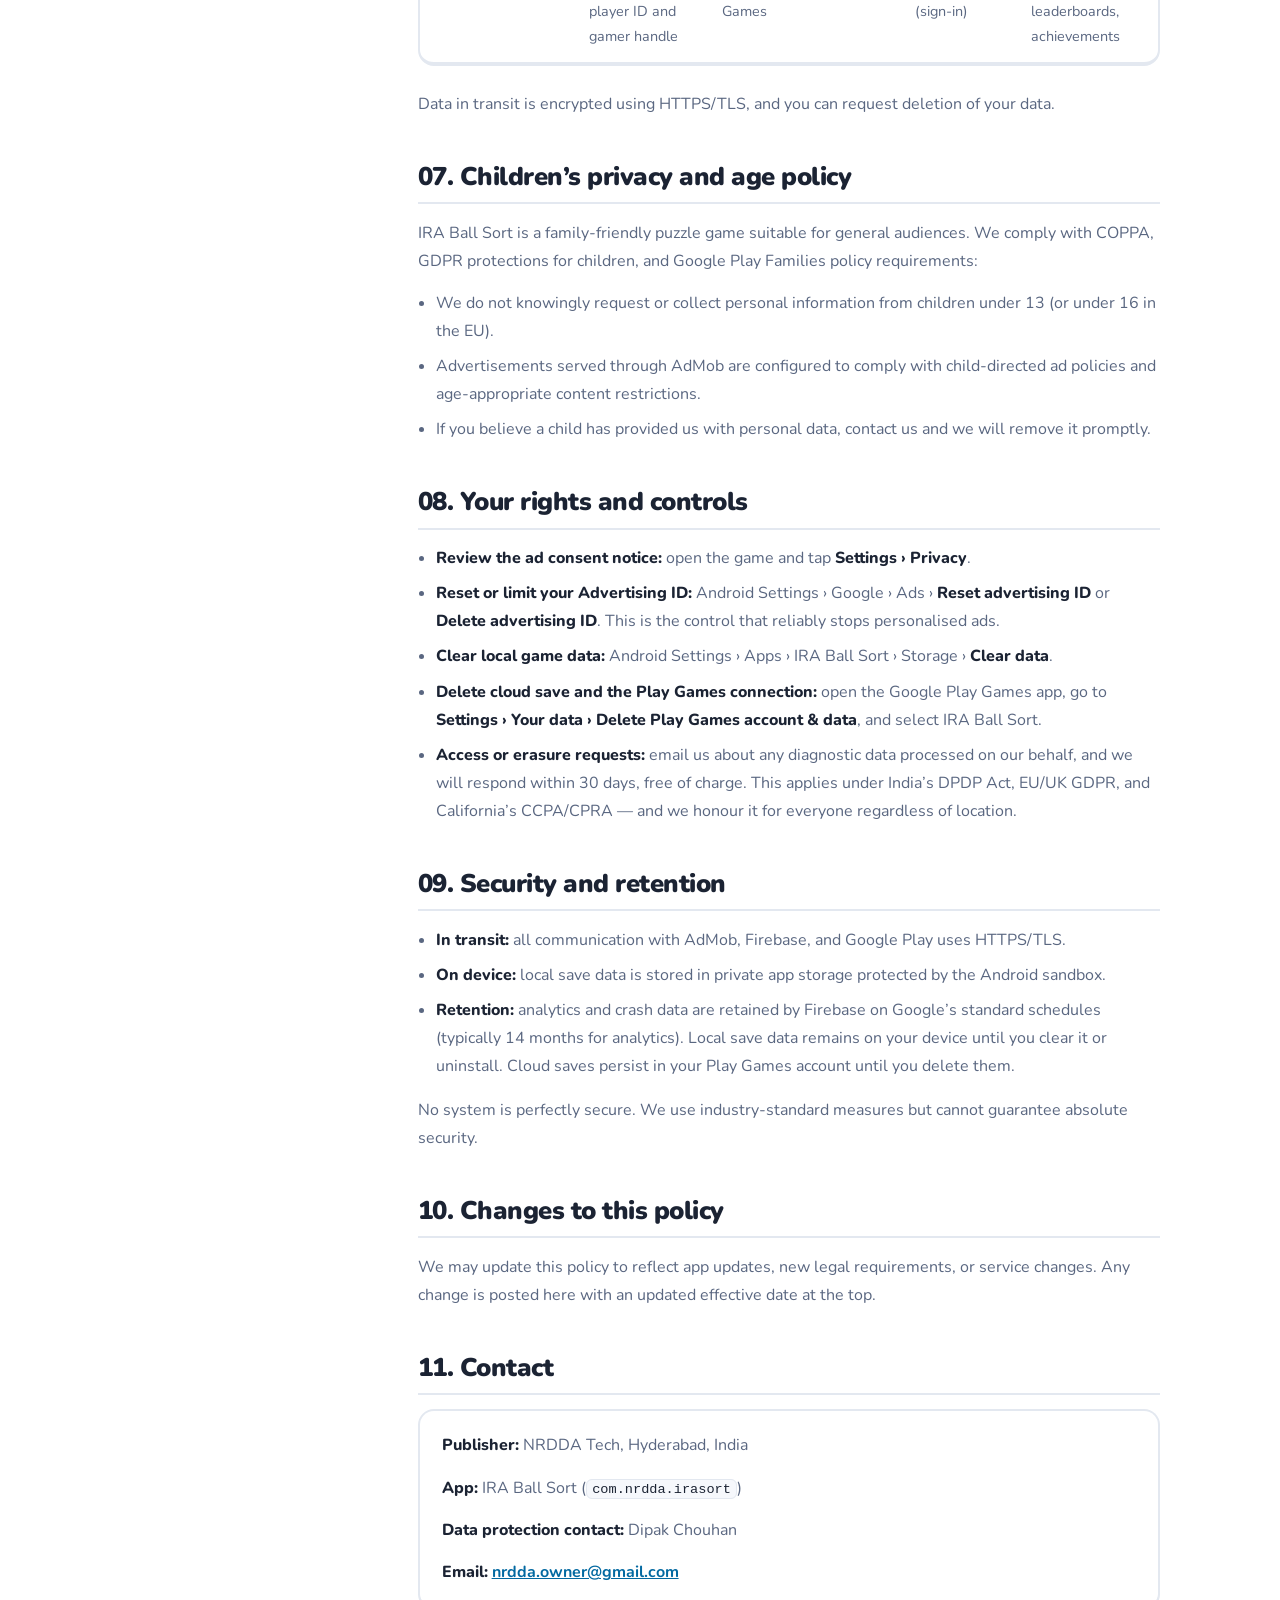
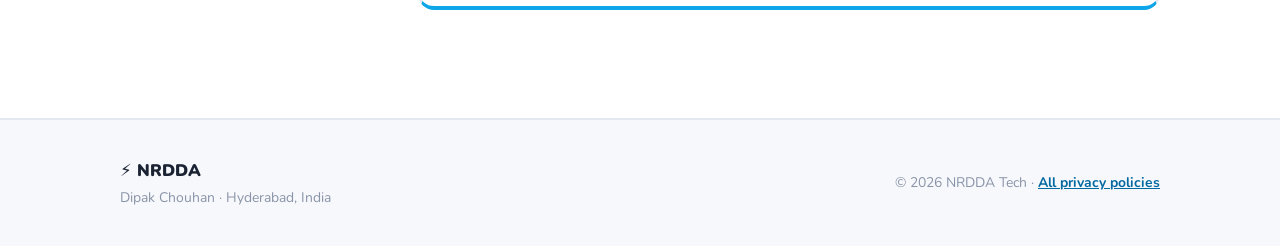
<file: privacy/ira-ball-sort.html>
<!DOCTYPE html>
<html lang="en">
<head>
<meta charset="UTF-8">
<meta name="viewport" content="width=device-width, initial-scale=1.0">
<title>Privacy Policy — IRA Ball Sort | NRDDA</title>
<meta name="description" content="Privacy policy for IRA Ball Sort (com.nrdda.irasort) by NRDDA: no account required, on-device saves, optional Play Games cloud save, ads served by Google AdMob.">
<meta name="theme-color" content="#ffffff">
<link rel="canonical" href="https://nrddaowner.github.io/nrdda-brand-website/privacy/ira-ball-sort.html">
<link rel="preconnect" href="https://fonts.googleapis.com">
<link rel="preconnect" href="https://fonts.gstatic.com" crossorigin>
<link href="https://fonts.googleapis.com/css2?family=Nunito:wght@400;600;700;800;900&display=swap" rel="stylesheet">
<link rel="stylesheet" href="policy.css">
</head>
<body style="--accent: var(--sky); --accent-edge: var(--sky-edge); --accent-tint: var(--sky-tint);">

<a class="skip-link" href="#doc">Skip to policy</a>

<header class="topbar">
  <div class="topbar__inner">
    <a class="brand" href="../index.html">
      <span class="brand__bolt" aria-hidden="true">⚡</span>
      <span>NRDDA</span>
    </a>
    <nav class="topbar__links" aria-label="Privacy policies">
      <a href="index.html">All policies</a>
      <a href="../index.html#support">Support</a>
      <a href="mailto:nrdda.owner@gmail.com">Contact</a>
    </nav>
  </div>
</header>

<section class="masthead">
  <div class="shell">
    <span class="eyebrow">🧪 Privacy policy</span>
    <h1>IRA Ball Sort</h1>
    <p class="masthead__lede">
      A colour-sorting puzzle you can play without ever telling us who you are. This policy covers
      what the game stores on your device, what Google&rsquo;s SDKs collect, and the optional features
      that change the answer.
    </p>
    <div class="appmeta">
      <span class="metapill">Effective <b>19 August 2026</b></span>
      <span class="metapill">Package <b>com.nrdda.irasort</b></span>
      <span class="metapill">Publisher <b>NRDDA Tech</b></span>
      <span class="metapill">Platform <b>Android</b></span>
    </div>
  </div>
</section>

<div class="shell layout">

  <nav class="toc" aria-label="Contents">
    <h2>Contents</h2>
    <ol>
      <li><a href="#overview">Overview</a></li>
      <li><a href="#collection">What we collect</a></li>
      <li><a href="#optional">Optional features</a></li>
      <li><a href="#permissions">Permissions</a></li>
      <li><a href="#third-party">Third parties</a></li>
      <li><a href="#data-safety">Data Safety map</a></li>
      <li><a href="#children">Children&rsquo;s privacy</a></li>
      <li><a href="#rights">Your rights</a></li>
      <li><a href="#security">Security</a></li>
      <li><a href="#changes">Changes</a></li>
      <li><a href="#contact">Contact</a></li>
    </ol>
  </nav>

  <main class="doc" id="doc">

    <section id="overview">
      <h2>01. Overview</h2>
      <p>
        IRA Ball Sort (&ldquo;the App&rdquo;, &ldquo;we&rdquo;, &ldquo;our&rdquo;) is a casual colour-sorting puzzle game for
        Android, published by <strong>NRDDA Tech</strong>, Hyderabad, India. It is designed around privacy by
        default: you can install it, play it to the end, and never create an account.
      </p>

      <div class="keypoints">
        <h3>Key takeaways</h3>
        <ul>
          <li><strong>No registration required.</strong> We never ask for your name, email address, phone number, or location.</li>
          <li><strong>Your progress lives on your device</strong> — levels, stars, skins, and coin balance are saved locally.</li>
          <li><strong>We run no server.</strong> NRDDA does not operate a backend for this game; everything that leaves your device goes to a Google service.</li>
          <li><strong>Ads are on by default and can be removed</strong> by purchasing the premium upgrade.</li>
          <li><strong>Cloud save is optional</strong> and only happens if you choose to sign in with Google Play Games.</li>
        </ul>
      </div>
    </section>

    <section id="collection">
      <h2>02. What is collected, and by whom</h2>
      <p>
        We collect no personal identifiers directly. The game does integrate standard Google SDKs, and
        those collect the following:
      </p>

      <div class="card card--accent">
        <div class="card__head"><span class="tag tag--grass">On device</span><h3>Your game progress</h3></div>
        <p>
          <strong>Stored:</strong> levels cleared, stars earned, coin balance, unlocked skins and themes, daily
          streak state, and your sound, haptics, and ad preferences.
        </p>
        <p>
          <strong>Where:</strong> in private app storage on your device, protected by the Android sandbox.
          Clearing the app&rsquo;s data or uninstalling removes it (unless you enabled Play Games cloud save,
          in which case a copy remains with Google — see <a href="#optional">section 03</a>).
        </p>
      </div>

      <div class="card card--accent">
        <div class="card__head"><span class="tag tag--coral">Advertising</span><h3>Google AdMob</h3></div>
        <p>
          The game shows <strong>interstitial ads</strong> between levels and optional <strong>rewarded video ads</strong>
          you can watch in exchange for coins or hints. A consent notice is shown before ads begin, and you
          can reopen it at any time from <strong>Settings &rsaquo; Privacy</strong> inside the game.
        </p>
        <p>
          <strong>Data collected:</strong> Google Advertising ID (GAID), IP address, device model, operating system
          version, mobile network operator, ad interaction events, and anti-fraud signals.
        </p>
        <p>
          <strong>Your control:</strong> the most reliable control is your device-level setting — reset or delete
          your Advertising ID under <strong>Android Settings &rsaquo; Google &rsaquo; Ads</strong>. Deleting it stops
          personalised advertising across every app on the device, this one included. You can also remove ads
          entirely by purchasing the premium upgrade.
        </p>
      </div>

      <div class="card card--accent">
        <div class="card__head"><span class="tag">Analytics</span><h3>Firebase Analytics and Remote Config</h3></div>
        <p>
          <strong>Data collected:</strong> an anonymous app-instance ID, gameplay events (levels cleared, stars
          earned, game mode chosen, store screens viewed), session duration, device model, and OS version.
        </p>
        <p>
          <strong>Purpose:</strong> aggregated gameplay analysis, tuning level difficulty, testing features, and
          improving stability. Remote Config lets us adjust difficulty parameters without shipping an
          update. None of this is tied to your real-world identity.
        </p>
      </div>

      <div class="card card--accent">
        <div class="card__head"><span class="tag tag--grape">Diagnostics</span><h3>Firebase Crashlytics</h3></div>
        <p>
          <strong>Data collected:</strong> crash stack traces, memory state at the time of the crash, device
          orientation, device model, OS version, and technical log messages.
        </p>
        <p><strong>Purpose:</strong> finding and fixing crashes and runtime errors quickly.</p>
      </div>
    </section>

    <section id="optional">
      <h2>03. Optional features that change what is collected</h2>
      <p>
        Neither of the following happens unless you choose it. Skipping both leaves the game fully playable.
      </p>

      <div class="card card--accent">
        <div class="card__head"><span class="tag tag--sky">Optional</span><h3>Google Play Games — cloud save, leaderboards, achievements</h3></div>
        <p>
          <strong>Data collected:</strong> your Play Games player ID, gamer handle or display name, achievement
          unlock status, high-score metrics, and encrypted game-save snapshots.
        </p>
        <p>
          <strong>Purpose:</strong> synchronising progress across devices, restoring your save after a reinstall,
          and showing leaderboards. Note that appearing on a leaderboard means
          <strong>your Play Games gamer handle and score are visible to other players</strong>.
        </p>
        <p>
          <strong>Note:</strong> Play Games authentication is handled entirely by Google Play Services under your
          own Google Account settings. We never see your Google password.
        </p>
      </div>

      <div class="card card--accent">
        <div class="card__head"><span class="tag tag--grape">Optional</span><h3>Google Play Billing — in-app purchases</h3></div>
        <p>
          The game offers optional purchases, such as removing ad breaks and buying coin packs.
        </p>
        <p>
          <strong>Data collected:</strong> purchase tokens, order IDs, product identifiers, and entitlement status.
        </p>
        <p>
          <strong>Payment security:</strong> every transaction, card detail, and billing record is processed
          exclusively and securely by the Google Play Store. We never view, collect, or store your card
          number or financial account details.
        </p>
      </div>
    </section>

    <section id="permissions">
      <h2>04. Android permissions we declare</h2>
      <div class="tablewrap">
        <table>
          <thead>
            <tr><th scope="col">Permission</th><th scope="col">Category</th><th scope="col">Why the app needs it</th></tr>
          </thead>
          <tbody>
            <tr>
              <td><code>INTERNET</code></td><td>Network</td>
              <td>Fetching ads, sending crash reports, loading Remote Config values, and syncing Play Games cloud saves.</td>
            </tr>
            <tr>
              <td><code>ACCESS_NETWORK_STATE</code></td><td>Network</td>
              <td>Checking connectivity before making a network call, so the game degrades gracefully when offline.</td>
            </tr>
            <tr>
              <td><code>VIBRATE</code></td><td>Device feature</td>
              <td>Haptic feedback when tapping flasks, pouring balls, and completing levels. Can be toggled in settings.</td>
            </tr>
            <tr>
              <td><code>POST_NOTIFICATIONS</code></td><td>Notifications</td>
              <td>Daily challenge and streak reminders on Android 13 and above. These are generated locally on your device.</td>
            </tr>
            <tr>
              <td><code>RECEIVE_BOOT_COMPLETED</code></td><td>System</td>
              <td>Re-arming the local daily reminder alarm after a reboot, so your streak reminder stays scheduled.</td>
            </tr>
            <tr>
              <td><code>com.google.android.gms.permission.AD_ID</code></td><td>Advertising</td>
              <td>Allows Google AdMob to access the Advertising ID to serve ads in line with your consent choice.</td>
            </tr>
          </tbody>
        </table>
      </div>
      <p>
        The game does <strong>not</strong> request access to your contacts, SMS, camera, microphone, photos, files,
        or location.
      </p>
    </section>

    <section id="third-party">
      <h2>05. Third-party services</h2>
      <ul>
        <li><strong>Google AdMob</strong> — <a href="https://policies.google.com/technologies/ads" target="_blank" rel="noopener noreferrer">policies.google.com/technologies/ads</a></li>
        <li><strong>Google Firebase</strong> (Analytics, Crashlytics, Remote Config) — <a href="https://firebase.google.com/support/privacy" target="_blank" rel="noopener noreferrer">firebase.google.com/support/privacy</a></li>
        <li><strong>Google Play Games Services</strong> — <a href="https://policies.google.com/privacy" target="_blank" rel="noopener noreferrer">policies.google.com/privacy</a></li>
        <li><strong>Google Play Billing &amp; Play Services</strong> — <a href="https://policies.google.com/privacy" target="_blank" rel="noopener noreferrer">policies.google.com/privacy</a></li>
      </ul>
      <p>
        Every recipient is a Google service acting as our data processor. There are no other third parties,
        and <strong>we do not sell your personal information to anyone</strong>.
      </p>
    </section>

    <section id="data-safety">
      <h2>06. Google Play Data Safety mapping</h2>
      <div class="tablewrap">
        <table>
          <thead>
            <tr>
              <th scope="col">Data category</th><th scope="col">Data type</th>
              <th scope="col">Collected / shared</th><th scope="col">Required?</th><th scope="col">Purpose</th>
            </tr>
          </thead>
          <tbody>
            <tr>
              <td>Device or other IDs</td><td>Advertising ID, app instance ID</td>
              <td>Collected &amp; shared (AdMob, Firebase)</td><td>Optional (ad consent)</td>
              <td>Advertising, analytics, fraud prevention</td>
            </tr>
            <tr>
              <td>App activity</td><td>App interactions, gameplay statistics</td>
              <td>Collected (Firebase Analytics)</td><td>Required</td>
              <td>Analytics, level balancing, game design</td>
            </tr>
            <tr>
              <td>App info &amp; performance</td><td>Crash logs, stack traces, diagnostics</td>
              <td>Collected (Crashlytics)</td><td>Required</td>
              <td>Bug fixing, diagnostics, performance</td>
            </tr>
            <tr>
              <td>Financial info</td><td>Purchase history, billing tokens</td>
              <td>Processed via Google Play Billing</td><td>Optional</td>
              <td>Purchase fulfilment, entitlement checks</td>
            </tr>
            <tr>
              <td>Personal info</td><td>Play Games player ID and gamer handle</td>
              <td>Shared with Google Play Games</td><td>Optional (sign-in)</td>
              <td>Cloud save, leaderboards, achievements</td>
            </tr>
          </tbody>
        </table>
      </div>
      <p>Data in transit is encrypted using HTTPS/TLS, and you can request deletion of your data.</p>
    </section>

    <section id="children">
      <h2>07. Children&rsquo;s privacy and age policy</h2>
      <p>
        IRA Ball Sort is a family-friendly puzzle game suitable for general audiences. We comply with COPPA,
        GDPR protections for children, and Google Play Families policy requirements:
      </p>
      <ul>
        <li>We do not knowingly request or collect personal information from children under 13 (or under 16 in the EU).</li>
        <li>Advertisements served through AdMob are configured to comply with child-directed ad policies and age-appropriate content restrictions.</li>
        <li>If you believe a child has provided us with personal data, contact us and we will remove it promptly.</li>
      </ul>
    </section>

    <section id="rights">
      <h2>08. Your rights and controls</h2>
      <ul>
        <li><strong>Review the ad consent notice:</strong> open the game and tap <strong>Settings &rsaquo; Privacy</strong>.</li>
        <li><strong>Reset or limit your Advertising ID:</strong> Android Settings &rsaquo; Google &rsaquo; Ads &rsaquo; <strong>Reset advertising ID</strong> or <strong>Delete advertising ID</strong>. This is the control that reliably stops personalised ads.</li>
        <li><strong>Clear local game data:</strong> Android Settings &rsaquo; Apps &rsaquo; IRA Ball Sort &rsaquo; Storage &rsaquo; <strong>Clear data</strong>.</li>
        <li><strong>Delete cloud save and the Play Games connection:</strong> open the Google Play Games app, go to <strong>Settings &rsaquo; Your data &rsaquo; Delete Play Games account &amp; data</strong>, and select IRA Ball Sort.</li>
        <li><strong>Access or erasure requests:</strong> email us about any diagnostic data processed on our behalf, and we will respond within 30 days, free of charge. This applies under India&rsquo;s DPDP Act, EU/UK GDPR, and California&rsquo;s CCPA/CPRA — and we honour it for everyone regardless of location.</li>
      </ul>
    </section>

    <section id="security">
      <h2>09. Security and retention</h2>
      <ul>
        <li><strong>In transit:</strong> all communication with AdMob, Firebase, and Google Play uses HTTPS/TLS.</li>
        <li><strong>On device:</strong> local save data is stored in private app storage protected by the Android sandbox.</li>
        <li><strong>Retention:</strong> analytics and crash data are retained by Firebase on Google&rsquo;s standard schedules (typically 14 months for analytics). Local save data remains on your device until you clear it or uninstall. Cloud saves persist in your Play Games account until you delete them.</li>
      </ul>
      <p>No system is perfectly secure. We use industry-standard measures but cannot guarantee absolute security.</p>
    </section>

    <section id="changes">
      <h2>10. Changes to this policy</h2>
      <p>
        We may update this policy to reflect app updates, new legal requirements, or service changes. Any
        change is posted here with an updated effective date at the top.
      </p>
    </section>

    <section id="contact">
      <h2>11. Contact</h2>
      <div class="card card--accent">
        <p><strong>Publisher:</strong> NRDDA Tech, Hyderabad, India</p>
        <p><strong>App:</strong> IRA Ball Sort (<code>com.nrdda.irasort</code>)</p>
        <p><strong>Data protection contact:</strong> Dipak Chouhan</p>
        <p style="margin-bottom:0"><strong>Email:</strong> <a href="mailto:nrdda.owner@gmail.com">nrdda.owner@gmail.com</a></p>
      </div>
    </section>

  </main>
</div>

<footer class="foot">
  <div class="foot__inner">
    <div>
      <div class="foot__brand">⚡ NRDDA</div>
      <p class="foot__note">Dipak Chouhan · Hyderabad, India</p>
    </div>
    <p class="foot__note">© 2026 NRDDA Tech · <a href="index.html">All privacy policies</a></p>
  </div>
</footer>

</body>
</html>
</file>
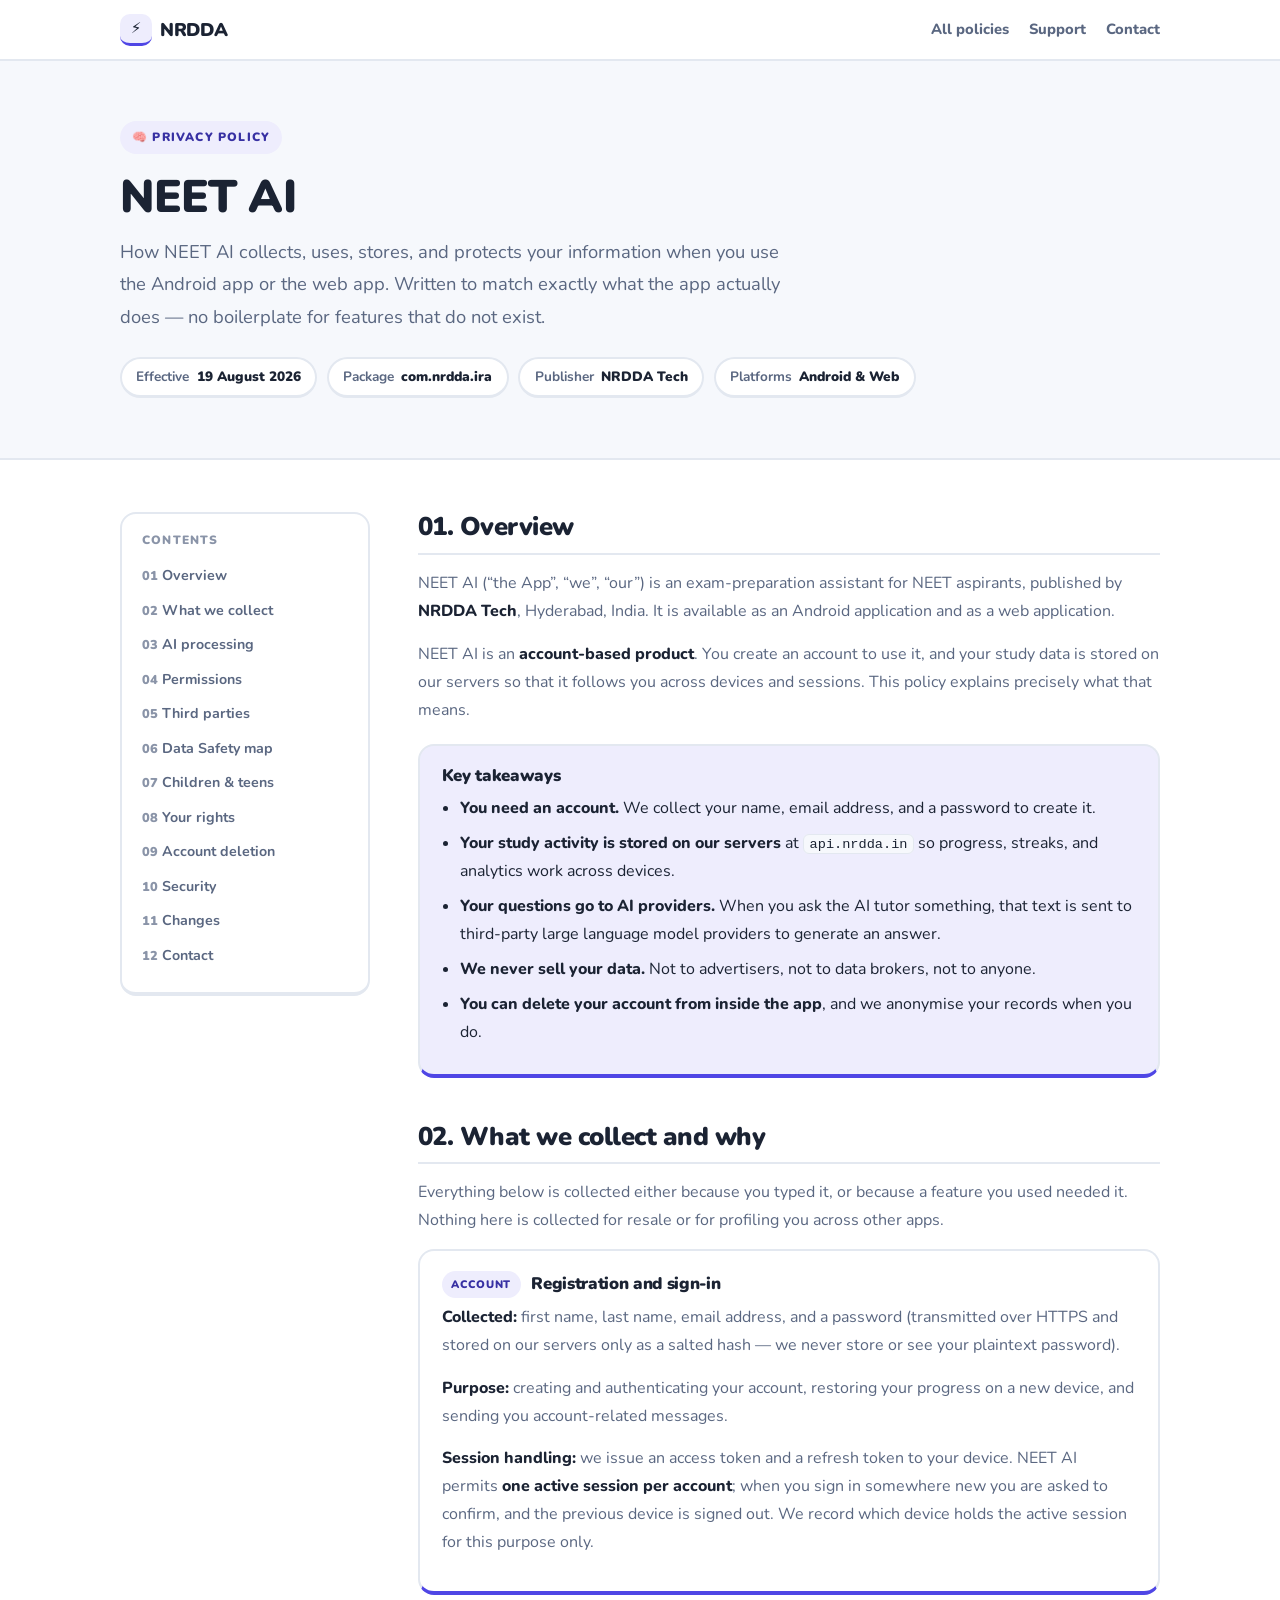
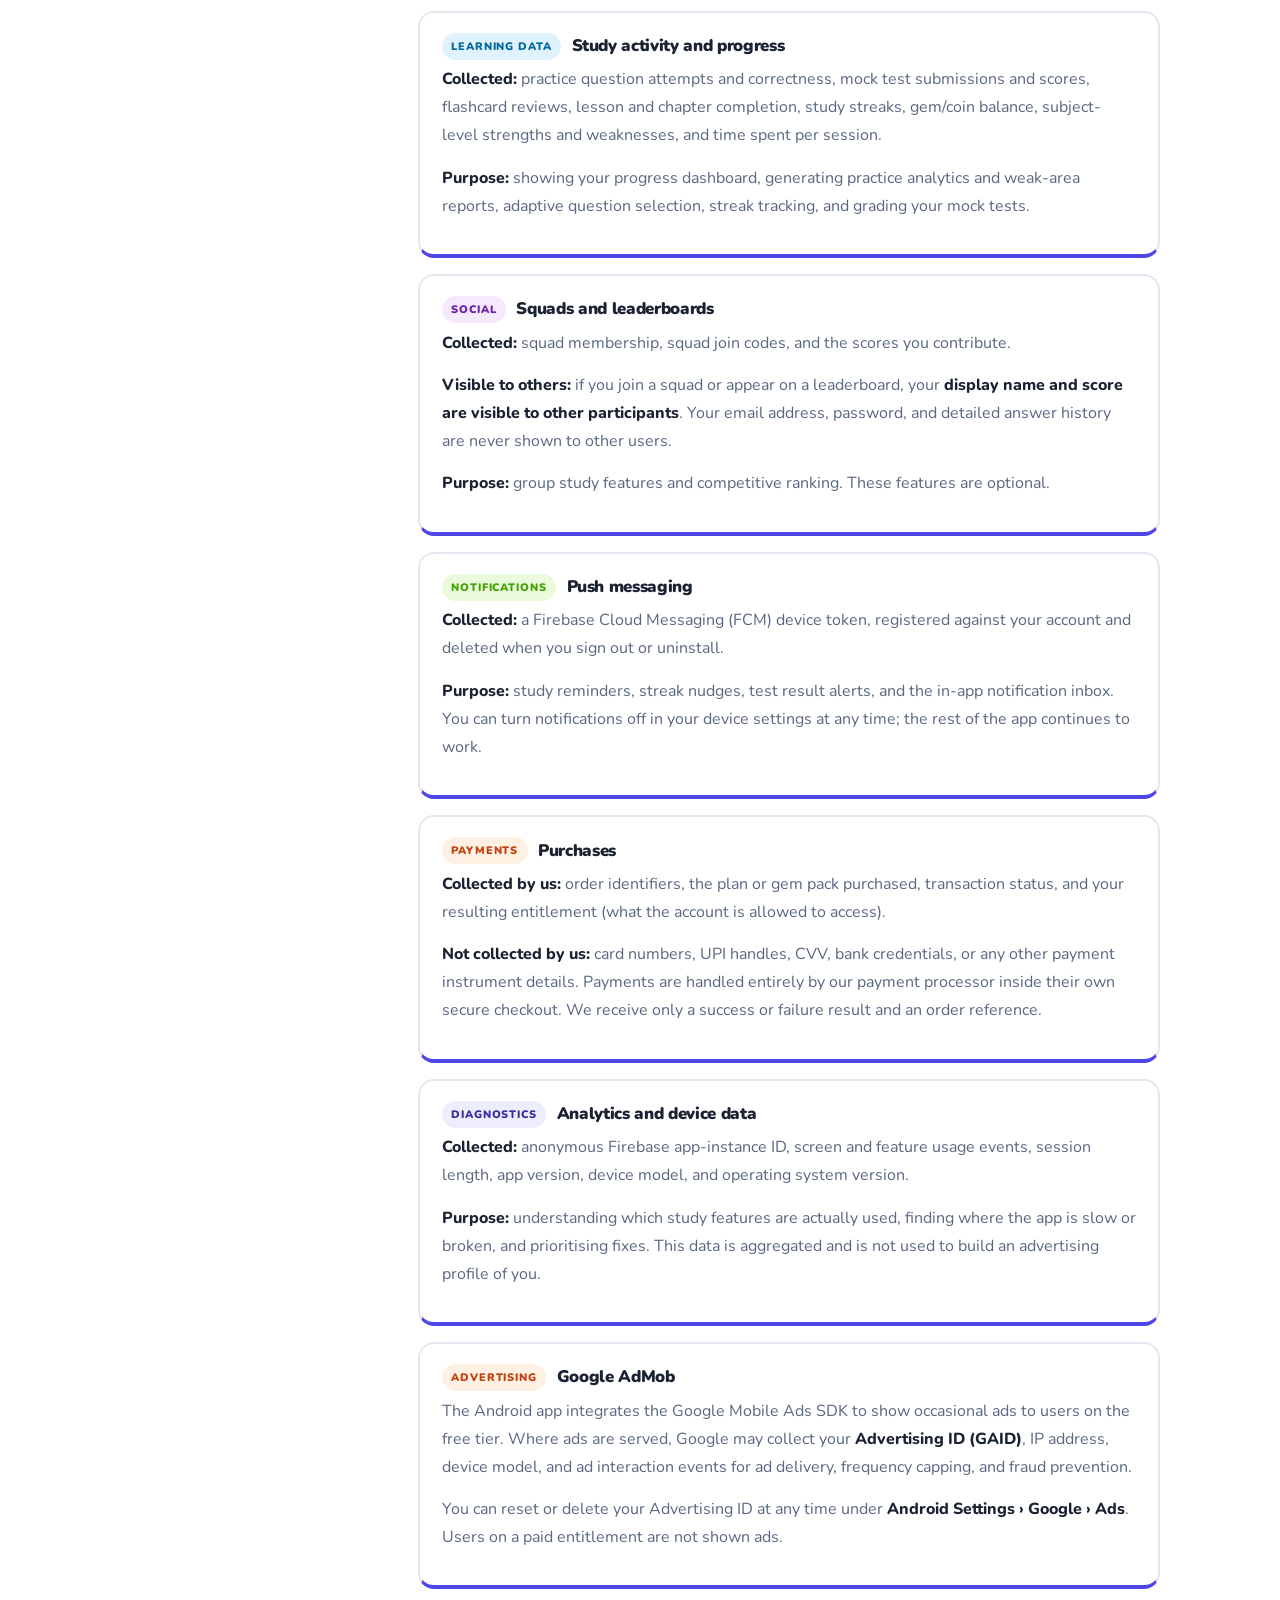
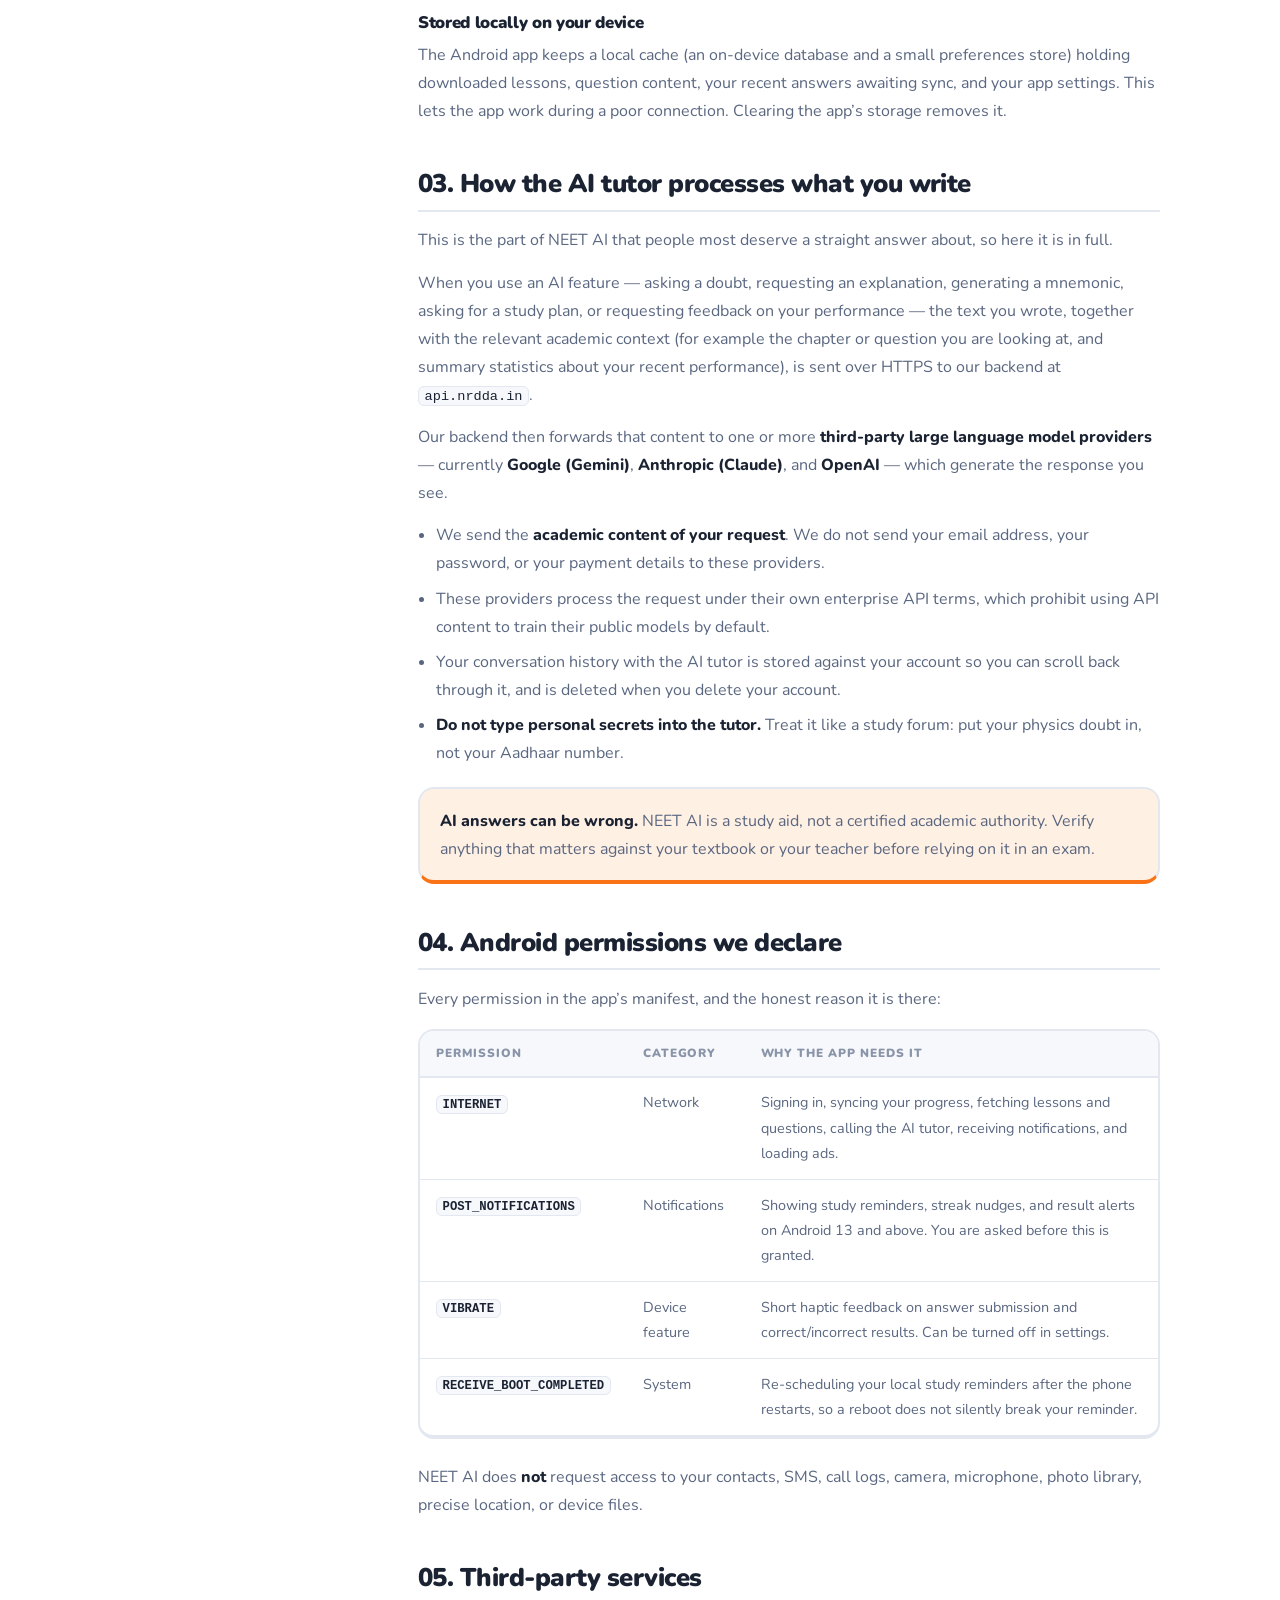
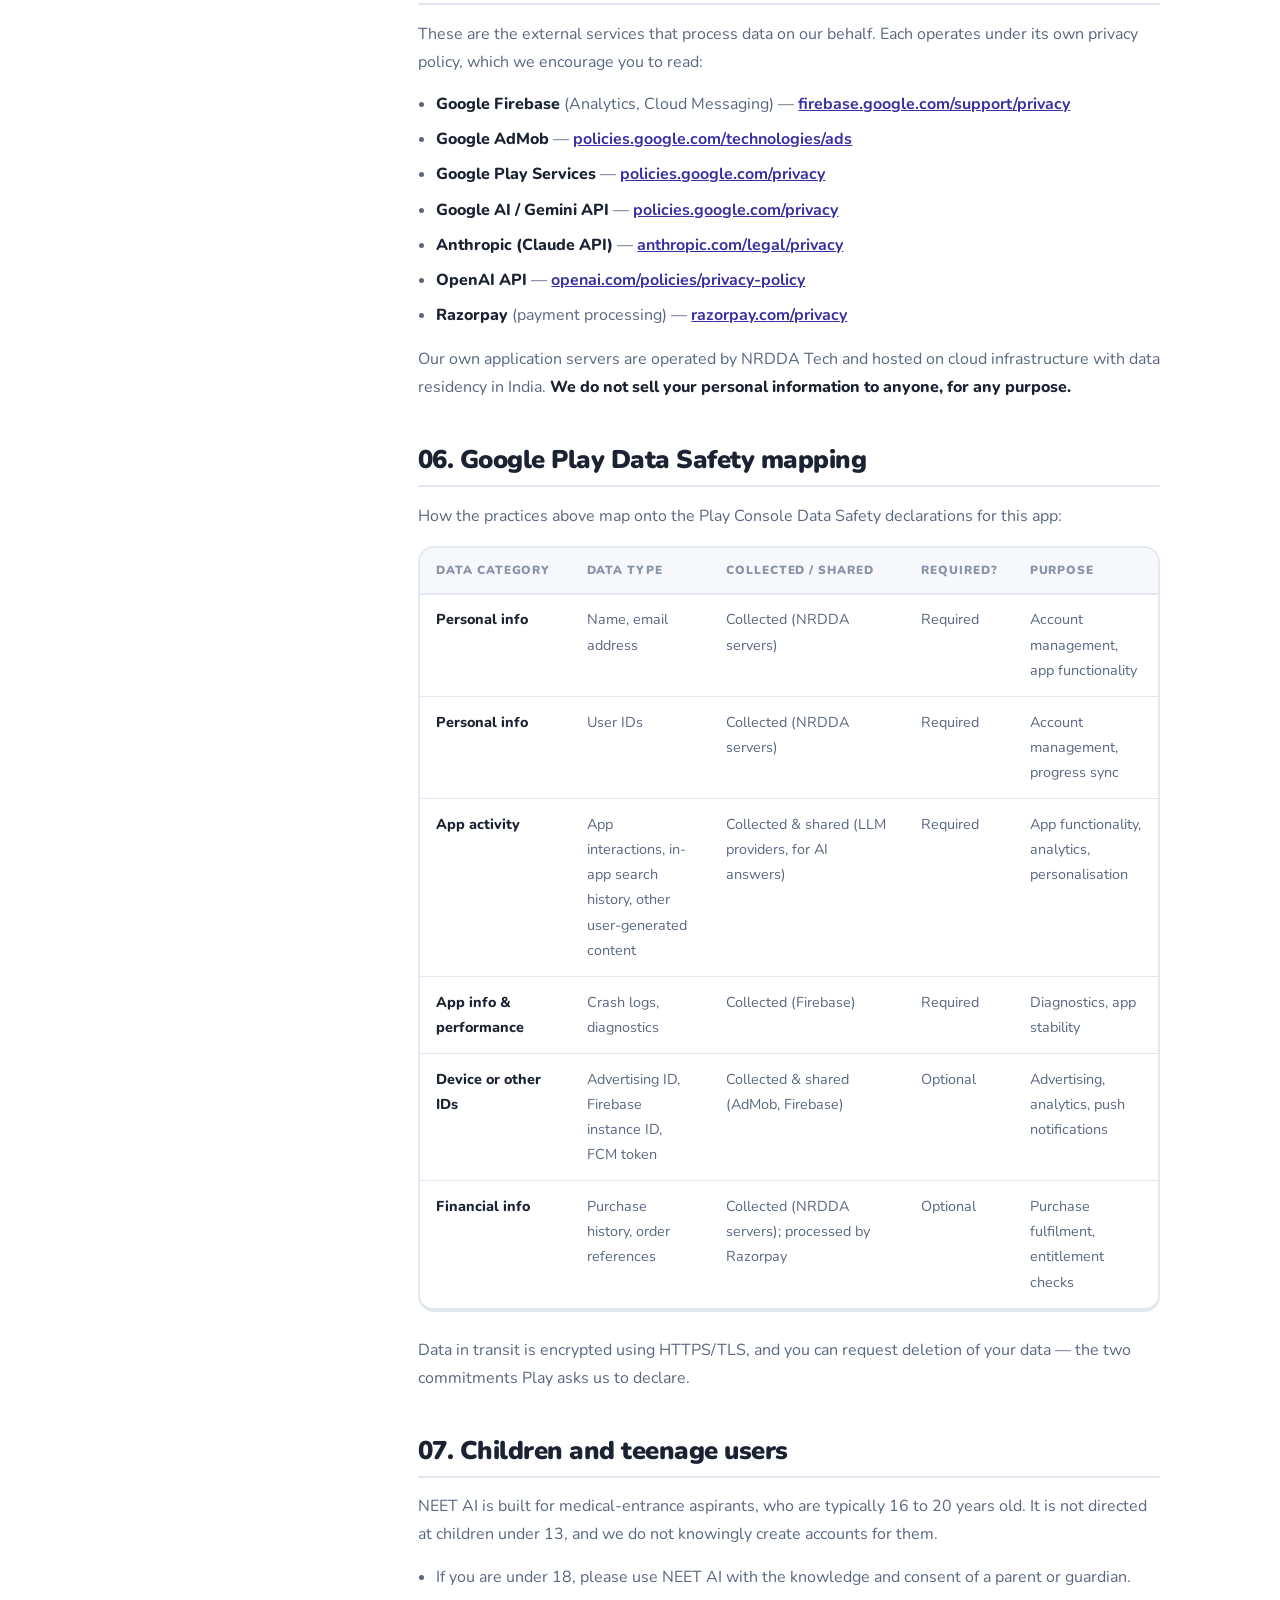
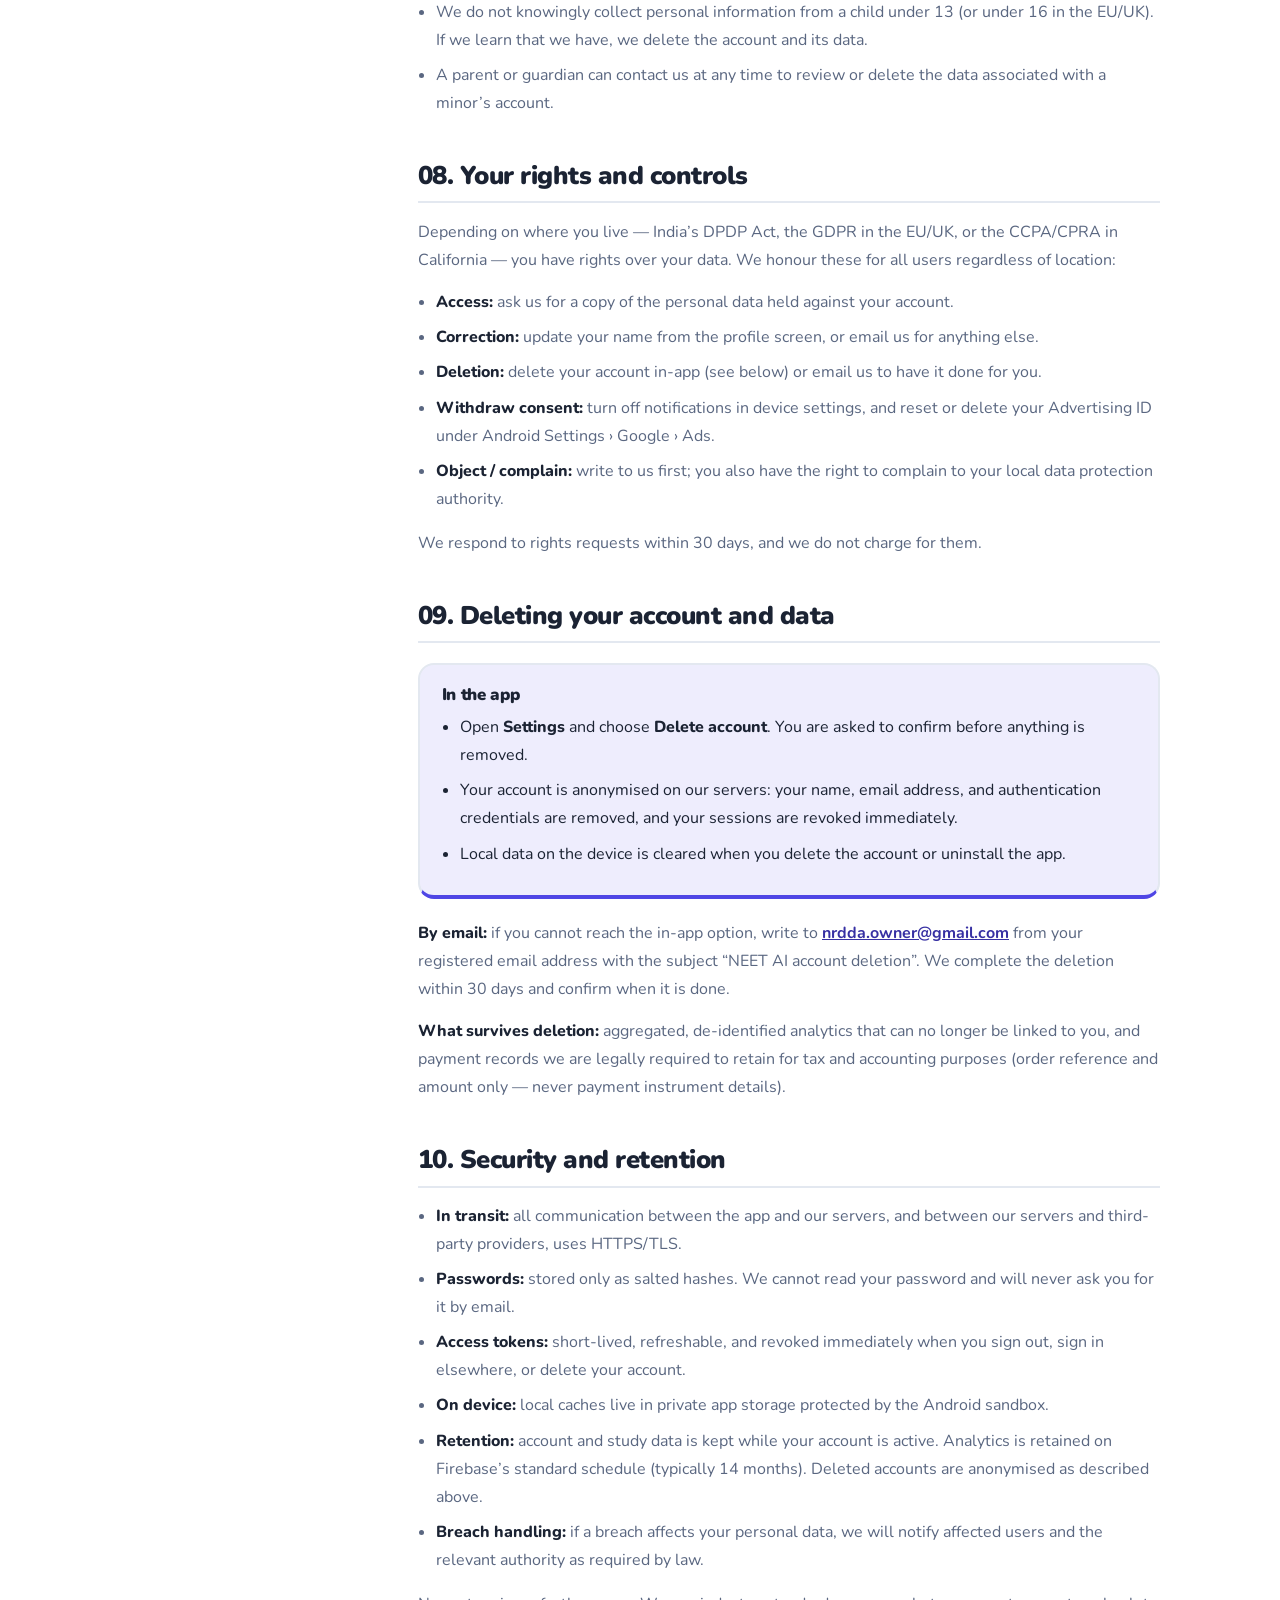
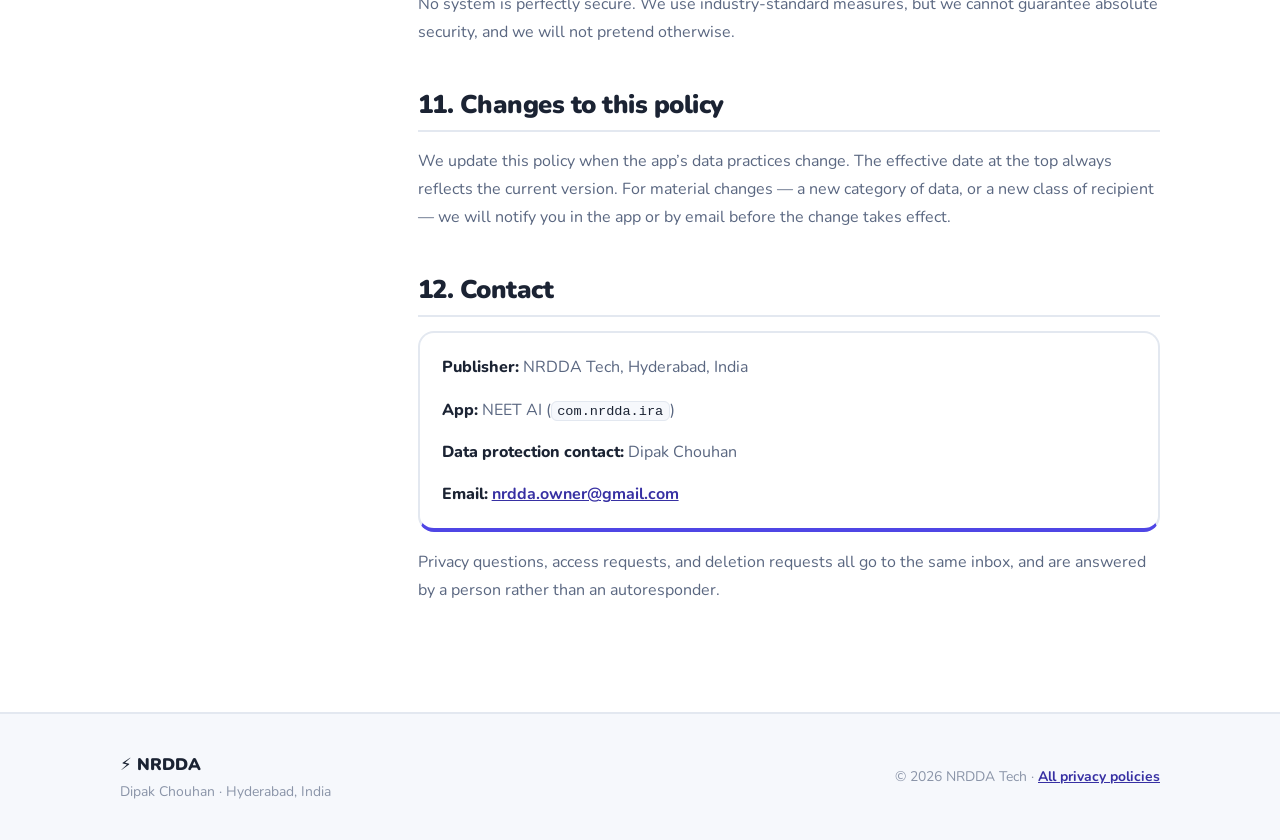
<file: privacy/neet-ai.html>
<!DOCTYPE html>
<html lang="en">
<head>
<meta charset="UTF-8">
<meta name="viewport" content="width=device-width, initial-scale=1.0">
<title>Privacy Policy — NEET AI | NRDDA</title>
<meta name="description" content="Privacy policy for NEET AI (com.nrdda.ira) by NRDDA: what the app collects, why, who processes it, and how to delete your account.">
<meta name="theme-color" content="#ffffff">
<link rel="canonical" href="https://nrddaowner.github.io/nrdda-brand-website/privacy/neet-ai.html">
<link rel="preconnect" href="https://fonts.googleapis.com">
<link rel="preconnect" href="https://fonts.gstatic.com" crossorigin>
<link href="https://fonts.googleapis.com/css2?family=Nunito:wght@400;600;700;800;900&display=swap" rel="stylesheet">
<link rel="stylesheet" href="policy.css">
</head>
<body style="--accent: var(--indigo); --accent-edge: var(--indigo-edge); --accent-tint: var(--indigo-tint);">

<a class="skip-link" href="#doc">Skip to policy</a>

<header class="topbar">
  <div class="topbar__inner">
    <a class="brand" href="../index.html">
      <span class="brand__bolt" aria-hidden="true">⚡</span>
      <span>NRDDA</span>
    </a>
    <nav class="topbar__links" aria-label="Privacy policies">
      <a href="index.html">All policies</a>
      <a href="../index.html#support">Support</a>
      <a href="mailto:nrdda.owner@gmail.com">Contact</a>
    </nav>
  </div>
</header>

<section class="masthead">
  <div class="shell">
    <span class="eyebrow">🧠 Privacy policy</span>
    <h1>NEET AI</h1>
    <p class="masthead__lede">
      How NEET AI collects, uses, stores, and protects your information when you use the
      Android app or the web app. Written to match exactly what the app actually does — no
      boilerplate for features that do not exist.
    </p>
    <div class="appmeta">
      <span class="metapill">Effective <b>19 August 2026</b></span>
      <span class="metapill">Package <b>com.nrdda.ira</b></span>
      <span class="metapill">Publisher <b>NRDDA Tech</b></span>
      <span class="metapill">Platforms <b>Android &amp; Web</b></span>
    </div>
  </div>
</section>

<div class="shell layout">

  <nav class="toc" aria-label="Contents">
    <h2>Contents</h2>
    <ol>
      <li><a href="#overview">Overview</a></li>
      <li><a href="#collection">What we collect</a></li>
      <li><a href="#ai">AI processing</a></li>
      <li><a href="#permissions">Permissions</a></li>
      <li><a href="#third-party">Third parties</a></li>
      <li><a href="#data-safety">Data Safety map</a></li>
      <li><a href="#children">Children &amp; teens</a></li>
      <li><a href="#rights">Your rights</a></li>
      <li><a href="#deletion">Account deletion</a></li>
      <li><a href="#security">Security</a></li>
      <li><a href="#changes">Changes</a></li>
      <li><a href="#contact">Contact</a></li>
    </ol>
  </nav>

  <main class="doc" id="doc">

    <section id="overview">
      <h2>01. Overview</h2>
      <p>
        NEET AI (&ldquo;the App&rdquo;, &ldquo;we&rdquo;, &ldquo;our&rdquo;) is an exam-preparation assistant for NEET aspirants,
        published by <strong>NRDDA Tech</strong>, Hyderabad, India. It is available as an Android
        application and as a web application.
      </p>
      <p>
        NEET AI is an <strong>account-based product</strong>. You create an account to use it, and your study
        data is stored on our servers so that it follows you across devices and sessions. This
        policy explains precisely what that means.
      </p>

      <div class="keypoints">
        <h3>Key takeaways</h3>
        <ul>
          <li><strong>You need an account.</strong> We collect your name, email address, and a password to create it.</li>
          <li><strong>Your study activity is stored on our servers</strong> at <code>api.nrdda.in</code> so progress, streaks, and analytics work across devices.</li>
          <li><strong>Your questions go to AI providers.</strong> When you ask the AI tutor something, that text is sent to third-party large language model providers to generate an answer.</li>
          <li><strong>We never sell your data.</strong> Not to advertisers, not to data brokers, not to anyone.</li>
          <li><strong>You can delete your account from inside the app</strong>, and we anonymise your records when you do.</li>
        </ul>
      </div>
    </section>

    <section id="collection">
      <h2>02. What we collect and why</h2>
      <p>
        Everything below is collected either because you typed it, or because a feature you used
        needed it. Nothing here is collected for resale or for profiling you across other apps.
      </p>

      <div class="card card--accent">
        <div class="card__head"><span class="tag">Account</span><h3>Registration and sign-in</h3></div>
        <p>
          <strong>Collected:</strong> first name, last name, email address, and a password (transmitted over
          HTTPS and stored on our servers only as a salted hash — we never store or see your plaintext password).
        </p>
        <p>
          <strong>Purpose:</strong> creating and authenticating your account, restoring your progress on a new
          device, and sending you account-related messages.
        </p>
        <p>
          <strong>Session handling:</strong> we issue an access token and a refresh token to your device. NEET AI
          permits <strong>one active session per account</strong>; when you sign in somewhere new you are asked to
          confirm, and the previous device is signed out. We record which device holds the active session
          for this purpose only.
        </p>
      </div>

      <div class="card card--accent">
        <div class="card__head"><span class="tag tag--sky">Learning data</span><h3>Study activity and progress</h3></div>
        <p>
          <strong>Collected:</strong> practice question attempts and correctness, mock test submissions and
          scores, flashcard reviews, lesson and chapter completion, study streaks, gem/coin balance,
          subject-level strengths and weaknesses, and time spent per session.
        </p>
        <p>
          <strong>Purpose:</strong> showing your progress dashboard, generating practice analytics and weak-area
          reports, adaptive question selection, streak tracking, and grading your mock tests.
        </p>
      </div>

      <div class="card card--accent">
        <div class="card__head"><span class="tag tag--grape">Social</span><h3>Squads and leaderboards</h3></div>
        <p>
          <strong>Collected:</strong> squad membership, squad join codes, and the scores you contribute.
        </p>
        <p>
          <strong>Visible to others:</strong> if you join a squad or appear on a leaderboard, your
          <strong>display name and score are visible to other participants</strong>. Your email address, password,
          and detailed answer history are never shown to other users.
        </p>
        <p><strong>Purpose:</strong> group study features and competitive ranking. These features are optional.</p>
      </div>

      <div class="card card--accent">
        <div class="card__head"><span class="tag tag--grass">Notifications</span><h3>Push messaging</h3></div>
        <p>
          <strong>Collected:</strong> a Firebase Cloud Messaging (FCM) device token, registered against your
          account and deleted when you sign out or uninstall.
        </p>
        <p>
          <strong>Purpose:</strong> study reminders, streak nudges, test result alerts, and the in-app
          notification inbox. You can turn notifications off in your device settings at any time; the
          rest of the app continues to work.
        </p>
      </div>

      <div class="card card--accent">
        <div class="card__head"><span class="tag tag--coral">Payments</span><h3>Purchases</h3></div>
        <p>
          <strong>Collected by us:</strong> order identifiers, the plan or gem pack purchased, transaction
          status, and your resulting entitlement (what the account is allowed to access).
        </p>
        <p>
          <strong>Not collected by us:</strong> card numbers, UPI handles, CVV, bank credentials, or any other
          payment instrument details. Payments are handled entirely by our payment processor inside their
          own secure checkout. We receive only a success or failure result and an order reference.
        </p>
      </div>

      <div class="card card--accent">
        <div class="card__head"><span class="tag">Diagnostics</span><h3>Analytics and device data</h3></div>
        <p>
          <strong>Collected:</strong> anonymous Firebase app-instance ID, screen and feature usage events,
          session length, app version, device model, and operating system version.
        </p>
        <p>
          <strong>Purpose:</strong> understanding which study features are actually used, finding where the app is
          slow or broken, and prioritising fixes. This data is aggregated and is not used to build an
          advertising profile of you.
        </p>
      </div>

      <div class="card card--accent">
        <div class="card__head"><span class="tag tag--coral">Advertising</span><h3>Google AdMob</h3></div>
        <p>
          The Android app integrates the Google Mobile Ads SDK to show occasional ads to users on the free
          tier. Where ads are served, Google may collect your <strong>Advertising ID (GAID)</strong>, IP address,
          device model, and ad interaction events for ad delivery, frequency capping, and fraud prevention.
        </p>
        <p>
          You can reset or delete your Advertising ID at any time under <strong>Android Settings &rsaquo; Google
          &rsaquo; Ads</strong>. Users on a paid entitlement are not shown ads.
        </p>
      </div>

      <h3>Stored locally on your device</h3>
      <p>
        The Android app keeps a local cache (an on-device database and a small preferences store) holding
        downloaded lessons, question content, your recent answers awaiting sync, and your app settings.
        This lets the app work during a poor connection. Clearing the app&rsquo;s storage removes it.
      </p>
    </section>

    <section id="ai">
      <h2>03. How the AI tutor processes what you write</h2>
      <p>
        This is the part of NEET AI that people most deserve a straight answer about, so here it is in full.
      </p>
      <p>
        When you use an AI feature — asking a doubt, requesting an explanation, generating a mnemonic,
        asking for a study plan, or requesting feedback on your performance — the text you wrote, together
        with the relevant academic context (for example the chapter or question you are looking at, and
        summary statistics about your recent performance), is sent over HTTPS to our backend at
        <code>api.nrdda.in</code>.
      </p>
      <p>
        Our backend then forwards that content to one or more <strong>third-party large language model
        providers</strong> — currently <strong>Google (Gemini)</strong>, <strong>Anthropic (Claude)</strong>, and
        <strong>OpenAI</strong> — which generate the response you see.
      </p>
      <ul>
        <li>We send the <strong>academic content of your request</strong>. We do not send your email address, your password, or your payment details to these providers.</li>
        <li>These providers process the request under their own enterprise API terms, which prohibit using API content to train their public models by default.</li>
        <li>Your conversation history with the AI tutor is stored against your account so you can scroll back through it, and is deleted when you delete your account.</li>
        <li><strong>Do not type personal secrets into the tutor.</strong> Treat it like a study forum: put your physics doubt in, not your Aadhaar number.</li>
      </ul>
      <div class="note">
        <p>
          <strong>AI answers can be wrong.</strong> NEET AI is a study aid, not a certified academic authority.
          Verify anything that matters against your textbook or your teacher before relying on it in an exam.
        </p>
      </div>
    </section>

    <section id="permissions">
      <h2>04. Android permissions we declare</h2>
      <p>Every permission in the app&rsquo;s manifest, and the honest reason it is there:</p>
      <div class="tablewrap">
        <table>
          <thead>
            <tr><th scope="col">Permission</th><th scope="col">Category</th><th scope="col">Why the app needs it</th></tr>
          </thead>
          <tbody>
            <tr>
              <td><code>INTERNET</code></td><td>Network</td>
              <td>Signing in, syncing your progress, fetching lessons and questions, calling the AI tutor, receiving notifications, and loading ads.</td>
            </tr>
            <tr>
              <td><code>POST_NOTIFICATIONS</code></td><td>Notifications</td>
              <td>Showing study reminders, streak nudges, and result alerts on Android 13 and above. You are asked before this is granted.</td>
            </tr>
            <tr>
              <td><code>VIBRATE</code></td><td>Device feature</td>
              <td>Short haptic feedback on answer submission and correct/incorrect results. Can be turned off in settings.</td>
            </tr>
            <tr>
              <td><code>RECEIVE_BOOT_COMPLETED</code></td><td>System</td>
              <td>Re-scheduling your local study reminders after the phone restarts, so a reboot does not silently break your reminder.</td>
            </tr>
          </tbody>
        </table>
      </div>
      <p>
        NEET AI does <strong>not</strong> request access to your contacts, SMS, call logs, camera, microphone,
        photo library, precise location, or device files.
      </p>
    </section>

    <section id="third-party">
      <h2>05. Third-party services</h2>
      <p>
        These are the external services that process data on our behalf. Each operates under its own
        privacy policy, which we encourage you to read:
      </p>
      <ul>
        <li><strong>Google Firebase</strong> (Analytics, Cloud Messaging) — <a href="https://firebase.google.com/support/privacy" target="_blank" rel="noopener noreferrer">firebase.google.com/support/privacy</a></li>
        <li><strong>Google AdMob</strong> — <a href="https://policies.google.com/technologies/ads" target="_blank" rel="noopener noreferrer">policies.google.com/technologies/ads</a></li>
        <li><strong>Google Play Services</strong> — <a href="https://policies.google.com/privacy" target="_blank" rel="noopener noreferrer">policies.google.com/privacy</a></li>
        <li><strong>Google AI / Gemini API</strong> — <a href="https://policies.google.com/privacy" target="_blank" rel="noopener noreferrer">policies.google.com/privacy</a></li>
        <li><strong>Anthropic (Claude API)</strong> — <a href="https://www.anthropic.com/legal/privacy" target="_blank" rel="noopener noreferrer">anthropic.com/legal/privacy</a></li>
        <li><strong>OpenAI API</strong> — <a href="https://openai.com/policies/privacy-policy" target="_blank" rel="noopener noreferrer">openai.com/policies/privacy-policy</a></li>
        <li><strong>Razorpay</strong> (payment processing) — <a href="https://razorpay.com/privacy/" target="_blank" rel="noopener noreferrer">razorpay.com/privacy</a></li>
      </ul>
      <p>
        Our own application servers are operated by NRDDA Tech and hosted on cloud infrastructure with data
        residency in India. <strong>We do not sell your personal information to anyone, for any purpose.</strong>
      </p>
    </section>

    <section id="data-safety">
      <h2>06. Google Play Data Safety mapping</h2>
      <p>How the practices above map onto the Play Console Data Safety declarations for this app:</p>
      <div class="tablewrap">
        <table>
          <thead>
            <tr>
              <th scope="col">Data category</th><th scope="col">Data type</th>
              <th scope="col">Collected / shared</th><th scope="col">Required?</th><th scope="col">Purpose</th>
            </tr>
          </thead>
          <tbody>
            <tr>
              <td>Personal info</td><td>Name, email address</td>
              <td>Collected (NRDDA servers)</td><td>Required</td>
              <td>Account management, app functionality</td>
            </tr>
            <tr>
              <td>Personal info</td><td>User IDs</td>
              <td>Collected (NRDDA servers)</td><td>Required</td>
              <td>Account management, progress sync</td>
            </tr>
            <tr>
              <td>App activity</td><td>App interactions, in-app search history, other user-generated content</td>
              <td>Collected &amp; shared (LLM providers, for AI answers)</td><td>Required</td>
              <td>App functionality, analytics, personalisation</td>
            </tr>
            <tr>
              <td>App info &amp; performance</td><td>Crash logs, diagnostics</td>
              <td>Collected (Firebase)</td><td>Required</td>
              <td>Diagnostics, app stability</td>
            </tr>
            <tr>
              <td>Device or other IDs</td><td>Advertising ID, Firebase instance ID, FCM token</td>
              <td>Collected &amp; shared (AdMob, Firebase)</td><td>Optional</td>
              <td>Advertising, analytics, push notifications</td>
            </tr>
            <tr>
              <td>Financial info</td><td>Purchase history, order references</td>
              <td>Collected (NRDDA servers); processed by Razorpay</td><td>Optional</td>
              <td>Purchase fulfilment, entitlement checks</td>
            </tr>
          </tbody>
        </table>
      </div>
      <p>
        Data in transit is encrypted using HTTPS/TLS, and you can request deletion of your data — the two
        commitments Play asks us to declare.
      </p>
    </section>

    <section id="children">
      <h2>07. Children and teenage users</h2>
      <p>
        NEET AI is built for medical-entrance aspirants, who are typically 16 to 20 years old. It is not
        directed at children under 13, and we do not knowingly create accounts for them.
      </p>
      <ul>
        <li>If you are under 18, please use NEET AI with the knowledge and consent of a parent or guardian.</li>
        <li>We do not knowingly collect personal information from a child under 13 (or under 16 in the EU/UK). If we learn that we have, we delete the account and its data.</li>
        <li>A parent or guardian can contact us at any time to review or delete the data associated with a minor&rsquo;s account.</li>
      </ul>
    </section>

    <section id="rights">
      <h2>08. Your rights and controls</h2>
      <p>
        Depending on where you live — India&rsquo;s DPDP Act, the GDPR in the EU/UK, or the CCPA/CPRA in
        California — you have rights over your data. We honour these for all users regardless of location:
      </p>
      <ul>
        <li><strong>Access:</strong> ask us for a copy of the personal data held against your account.</li>
        <li><strong>Correction:</strong> update your name from the profile screen, or email us for anything else.</li>
        <li><strong>Deletion:</strong> delete your account in-app (see below) or email us to have it done for you.</li>
        <li><strong>Withdraw consent:</strong> turn off notifications in device settings, and reset or delete your Advertising ID under Android Settings &rsaquo; Google &rsaquo; Ads.</li>
        <li><strong>Object / complain:</strong> write to us first; you also have the right to complain to your local data protection authority.</li>
      </ul>
      <p>We respond to rights requests within 30 days, and we do not charge for them.</p>
    </section>

    <section id="deletion">
      <h2>09. Deleting your account and data</h2>
      <div class="keypoints">
        <h3>In the app</h3>
        <ul>
          <li>Open <strong>Settings</strong> and choose <strong>Delete account</strong>. You are asked to confirm before anything is removed.</li>
          <li>Your account is anonymised on our servers: your name, email address, and authentication
              credentials are removed, and your sessions are revoked immediately.</li>
          <li>Local data on the device is cleared when you delete the account or uninstall the app.</li>
        </ul>
      </div>
      <p>
        <strong>By email:</strong> if you cannot reach the in-app option, write to
        <a href="mailto:nrdda.owner@gmail.com">nrdda.owner@gmail.com</a> from your registered email
        address with the subject &ldquo;NEET AI account deletion&rdquo;. We complete the deletion within 30 days
        and confirm when it is done.
      </p>
      <p>
        <strong>What survives deletion:</strong> aggregated, de-identified analytics that can no longer be linked
        to you, and payment records we are legally required to retain for tax and accounting purposes
        (order reference and amount only — never payment instrument details).
      </p>
    </section>

    <section id="security">
      <h2>10. Security and retention</h2>
      <ul>
        <li><strong>In transit:</strong> all communication between the app and our servers, and between our servers and third-party providers, uses HTTPS/TLS.</li>
        <li><strong>Passwords:</strong> stored only as salted hashes. We cannot read your password and will never ask you for it by email.</li>
        <li><strong>Access tokens:</strong> short-lived, refreshable, and revoked immediately when you sign out, sign in elsewhere, or delete your account.</li>
        <li><strong>On device:</strong> local caches live in private app storage protected by the Android sandbox.</li>
        <li><strong>Retention:</strong> account and study data is kept while your account is active. Analytics is retained on Firebase&rsquo;s standard schedule (typically 14 months). Deleted accounts are anonymised as described above.</li>
        <li><strong>Breach handling:</strong> if a breach affects your personal data, we will notify affected users and the relevant authority as required by law.</li>
      </ul>
      <p>
        No system is perfectly secure. We use industry-standard measures, but we cannot guarantee absolute
        security, and we will not pretend otherwise.
      </p>
    </section>

    <section id="changes">
      <h2>11. Changes to this policy</h2>
      <p>
        We update this policy when the app&rsquo;s data practices change. The effective date at the top always
        reflects the current version. For material changes — a new category of data, or a new class of
        recipient — we will notify you in the app or by email before the change takes effect.
      </p>
    </section>

    <section id="contact">
      <h2>12. Contact</h2>
      <div class="card card--accent">
        <p><strong>Publisher:</strong> NRDDA Tech, Hyderabad, India</p>
        <p><strong>App:</strong> NEET AI (<code>com.nrdda.ira</code>)</p>
        <p><strong>Data protection contact:</strong> Dipak Chouhan</p>
        <p style="margin-bottom:0"><strong>Email:</strong> <a href="mailto:nrdda.owner@gmail.com">nrdda.owner@gmail.com</a></p>
      </div>
      <p>
        Privacy questions, access requests, and deletion requests all go to the same inbox, and are answered
        by a person rather than an autoresponder.
      </p>
    </section>

  </main>
</div>

<footer class="foot">
  <div class="foot__inner">
    <div>
      <div class="foot__brand">⚡ NRDDA</div>
      <p class="foot__note">Dipak Chouhan · Hyderabad, India</p>
    </div>
    <p class="foot__note">© 2026 NRDDA Tech · <a href="index.html">All privacy policies</a></p>
  </div>
</footer>

</body>
</html>
</file>
<file: privacy/policy.css>
/* ============================================================
   NRDDA — privacy policy pages.
   Same tactile light surface as the brand site: thick bottom
   edges, solid under-shadows, Nunito throughout.
   ============================================================ */

:root {
  --indigo:      #4F46E5;
  --indigo-edge: #3730A3;
  --indigo-tint: #EEEDFD;

  --sky:         #0EA5E9;
  --sky-edge:    #0369A1;
  --sky-tint:    #E0F2FE;

  --grass:       #58CC02;
  --grass-edge:  #43A302;
  --grass-tint:  #EBFADD;

  --grape:       #9333EA;
  --grape-edge:  #6B21A8;
  --grape-tint:  #F5E9FE;

  --coral:       #F97316;
  --coral-edge:  #C2410C;
  --coral-tint:  #FFF0E4;

  --page:        #FFFFFF;
  --band:        #F6F8FC;
  --card:        #FFFFFF;
  --line:        #E3E8F0;
  --line-strong: #CBD5E1;

  --ink:         #1B2333;
  --ink-soft:    #5A6781;
  --ink-faint:   #8A94A8;

  --r-lg: 20px;
  --r-md: 16px;
  --r-sm: 12px;
  --r-pill: 999px;

  --gutter: clamp(1.1rem, 4vw, 2.5rem);
  --measure: 1040px;
  --lift: 4px;

  /* per-page accent, overridden inline on <body> */
  --accent:      var(--indigo);
  --accent-edge: var(--indigo-edge);
  --accent-tint: var(--indigo-tint);
}

*, *::before, *::after { box-sizing: border-box; margin: 0; padding: 0; }

html { scroll-behavior: smooth; scroll-padding-top: 96px; }

body {
  font-family: "Nunito", system-ui, -apple-system, sans-serif;
  font-size: 1rem;
  line-height: 1.75;
  color: var(--ink);
  background: var(--page);
  -webkit-font-smoothing: antialiased;
  -webkit-tap-highlight-color: transparent;
}

img, svg { max-width: 100%; display: block; }
::selection { background: var(--accent); color: #fff; }

:focus-visible {
  outline: 3px solid var(--accent);
  outline-offset: 3px;
  border-radius: 6px;
}

.sr-only {
  position: absolute; width: 1px; height: 1px;
  margin: -1px; padding: 0; overflow: hidden;
  clip: rect(0 0 0 0); clip-path: inset(50%); white-space: nowrap;
}

.skip-link {
  position: absolute; left: 50%; top: -120px; transform: translateX(-50%);
  z-index: 3000; background: var(--accent); color: #fff;
  font-weight: 800; font-size: .9rem;
  padding: .75rem 1.4rem; border-radius: 0 0 var(--r-md) var(--r-md);
  text-decoration: none;
}
.skip-link:focus { top: 0; }

h1, h2, h3, h4 { font-weight: 900; line-height: 1.2; letter-spacing: -0.02em; }

a { color: var(--accent-edge); font-weight: 700; }
a:hover { text-decoration-thickness: 2px; }

.shell {
  width: min(100% - (var(--gutter) * 2), var(--measure));
  margin-inline: auto;
}

/* ---------- top bar ---------- */

.topbar {
  position: sticky; top: 0; z-index: 900;
  background: rgba(255,255,255,.92);
  backdrop-filter: blur(10px);
  -webkit-backdrop-filter: blur(10px);
  border-bottom: 2px solid var(--line);
}
.topbar__inner {
  width: min(100% - (var(--gutter) * 2), var(--measure));
  margin-inline: auto;
  display: flex; align-items: center; justify-content: space-between;
  gap: 1rem; padding: .85rem 0;
}
.brand {
  display: inline-flex; align-items: center; gap: .5rem;
  font-weight: 900; font-size: 1.15rem; letter-spacing: -.02em;
  color: var(--ink); text-decoration: none;
}
.brand__bolt {
  display: grid; place-items: center;
  width: 32px; height: 32px; border-radius: 10px;
  background: var(--accent-tint);
  border-bottom: 3px solid var(--accent);
  font-size: .95rem;
}
.topbar__links { display: flex; gap: 1.25rem; align-items: center; }
.topbar__links a {
  font-size: .92rem; font-weight: 800; color: var(--ink-soft);
  text-decoration: none;
}
.topbar__links a:hover { color: var(--accent-edge); }

/* ---------- masthead ---------- */

.masthead {
  background: var(--band);
  border-bottom: 2px solid var(--line);
  padding: clamp(2.25rem, 6vw, 3.75rem) 0;
}

.eyebrow {
  display: inline-flex; align-items: center; gap: .45rem;
  font-size: .75rem; font-weight: 900;
  letter-spacing: .1em; text-transform: uppercase;
  color: var(--accent-edge);
  background: var(--accent-tint);
  padding: .35rem .75rem; border-radius: var(--r-pill);
}

.masthead h1 {
  font-size: clamp(1.9rem, 5vw, 2.85rem);
  margin: 1rem 0 .75rem;
}
.masthead__lede {
  font-size: clamp(1.02rem, 2vw, 1.15rem);
  color: var(--ink-soft);
  max-width: 62ch;
}

.appmeta {
  display: flex; flex-wrap: wrap; gap: .6rem;
  margin-top: 1.5rem;
}
.metapill {
  display: inline-flex; align-items: baseline; gap: .45rem;
  background: var(--card);
  border: 2px solid var(--line);
  border-bottom-width: 3px;
  border-radius: var(--r-pill);
  padding: .4rem .9rem;
  font-size: .85rem; font-weight: 700; color: var(--ink-soft);
}
.metapill b { color: var(--ink); font-weight: 900; }

/* ---------- layout ---------- */

.layout {
  display: grid;
  grid-template-columns: 250px 1fr;
  gap: clamp(1.5rem, 4vw, 3rem);
  padding: clamp(2rem, 5vw, 3.25rem) 0 4rem;
  align-items: start;
}
@media (max-width: 880px) {
  .layout { grid-template-columns: 1fr; }
  .toc { position: static; }
}

.toc {
  position: sticky; top: 92px;
  background: var(--card);
  border: 2px solid var(--line);
  border-bottom-width: var(--lift);
  border-radius: var(--r-md);
  padding: 1.15rem 1.25rem;
}
.toc h2 {
  font-size: .75rem; letter-spacing: .1em; text-transform: uppercase;
  color: var(--ink-faint); margin-bottom: .75rem;
}
.toc ol { list-style: none; counter-reset: toc; }
.toc li { counter-increment: toc; }
.toc a {
  display: block; padding: .3rem 0;
  font-size: .89rem; font-weight: 700;
  color: var(--ink-soft); text-decoration: none;
}
.toc a::before {
  content: counter(toc, decimal-leading-zero) "  ";
  color: var(--ink-faint); font-weight: 900; font-size: .8rem;
}
.toc a:hover { color: var(--accent-edge); }

/* ---------- sections ---------- */

.doc > section { margin-bottom: 2.75rem; scroll-margin-top: 96px; }
.doc h2 {
  font-size: clamp(1.3rem, 3vw, 1.6rem);
  margin-bottom: .9rem;
  padding-bottom: .6rem;
  border-bottom: 2px solid var(--line);
}
.doc h3 { font-size: 1.05rem; margin: 1.5rem 0 .5rem; }
.doc p { margin-bottom: .9rem; color: var(--ink-soft); }
.doc p strong, .doc li strong { color: var(--ink); font-weight: 800; }
.doc ul { margin: 0 0 1rem 1.15rem; color: var(--ink-soft); }
.doc li { margin-bottom: .45rem; }

/* ---------- cards ---------- */

.card {
  background: var(--card);
  border: 2px solid var(--line);
  border-bottom-width: var(--lift);
  border-radius: var(--r-md);
  padding: 1.25rem 1.35rem;
  margin-bottom: 1rem;
}
.card--accent { border-bottom-color: var(--accent); }

.card__head {
  display: flex; align-items: center; gap: .65rem;
  margin-bottom: .35rem; flex-wrap: wrap;
}
.tag {
  font-size: .68rem; font-weight: 900;
  letter-spacing: .08em; text-transform: uppercase;
  padding: .25rem .6rem; border-radius: var(--r-pill);
  background: var(--accent-tint); color: var(--accent-edge);
}
.tag--grass { background: var(--grass-tint); color: var(--grass-edge); }
.tag--coral { background: var(--coral-tint); color: var(--coral-edge); }
.tag--grape { background: var(--grape-tint); color: var(--grape-edge); }
.tag--sky   { background: var(--sky-tint);   color: var(--sky-edge); }
.card__head h3 { margin: 0; font-size: 1.05rem; }

.keypoints {
  background: var(--accent-tint);
  border: 2px solid var(--line);
  border-bottom-width: var(--lift);
  border-bottom-color: var(--accent);
  border-radius: var(--r-md);
  padding: 1.25rem 1.35rem;
  margin: 1.25rem 0;
}
.keypoints h3 { margin-top: 0; }
.keypoints ul { margin-bottom: 0; color: var(--ink); }

.note {
  background: var(--coral-tint);
  border: 2px solid var(--line);
  border-bottom-width: var(--lift);
  border-bottom-color: var(--coral);
  border-radius: var(--r-md);
  padding: 1.1rem 1.25rem;
  margin: 1.25rem 0;
}
.note p:last-child { margin-bottom: 0; }

/* ---------- tables ---------- */

.tablewrap {
  overflow-x: auto;
  border: 2px solid var(--line);
  border-bottom-width: var(--lift);
  border-radius: var(--r-md);
  margin: 1rem 0 1.5rem;
  -webkit-overflow-scrolling: touch;
}
table { border-collapse: collapse; width: 100%; min-width: 560px; font-size: .9rem; }
thead th {
  background: var(--band);
  text-align: left; font-weight: 900; font-size: .74rem;
  letter-spacing: .08em; text-transform: uppercase; color: var(--ink-faint);
  padding: .75rem 1rem; border-bottom: 2px solid var(--line);
  white-space: nowrap;
}
tbody td {
  padding: .8rem 1rem; border-bottom: 1px solid var(--line);
  color: var(--ink-soft); vertical-align: top;
}
tbody tr:last-child td { border-bottom: 0; }
tbody td:first-child { color: var(--ink); font-weight: 800; }
code {
  font-family: ui-monospace, SFMono-Regular, Consolas, monospace;
  font-size: .85em; background: var(--band);
  border: 1px solid var(--line); border-radius: 6px;
  padding: .1rem .35rem; color: var(--ink);
}

/* ---------- app index grid ---------- */

.appgrid {
  display: grid;
  grid-template-columns: repeat(auto-fit, minmax(250px, 1fr));
  gap: 1.1rem;
  padding: clamp(2rem, 5vw, 3.25rem) 0 4rem;
}
.appcard {
  display: flex; flex-direction: column; gap: .6rem;
  background: var(--card);
  border: 2px solid var(--line);
  border-bottom-width: 6px;
  border-bottom-color: var(--tone, var(--indigo));
  border-radius: var(--r-lg);
  padding: 1.4rem;
  text-decoration: none; color: inherit;
  transition: transform .12s ease;
}
.appcard:hover { transform: translateY(-3px); }
.appcard__icon {
  display: grid; place-items: center;
  width: 52px; height: 52px; border-radius: 14px;
  background: var(--tone-tint, var(--indigo-tint));
  font-size: 1.5rem;
}
.appcard h3 { font-size: 1.2rem; }
.appcard p { color: var(--ink-soft); font-size: .92rem; margin: 0; }
.appcard code { font-size: .78rem; }
.appcard__go {
  margin-top: auto; padding-top: .6rem;
  font-weight: 900; font-size: .9rem;
  color: var(--tone-edge, var(--indigo-edge));
}

/* ---------- footer ---------- */

.foot {
  background: var(--band);
  border-top: 2px solid var(--line);
  padding: 2.25rem 0;
}
.foot__inner {
  width: min(100% - (var(--gutter) * 2), var(--measure));
  margin-inline: auto;
  display: flex; flex-wrap: wrap; gap: 1rem;
  justify-content: space-between; align-items: center;
}
.foot__brand { font-weight: 900; font-size: 1.05rem; }
.foot__note { color: var(--ink-faint); font-size: .87rem; }

@media print {
  .topbar, .toc, .skip-link { display: none; }
  .layout { grid-template-columns: 1fr; }
  body { font-size: 11pt; }
}
</file>
